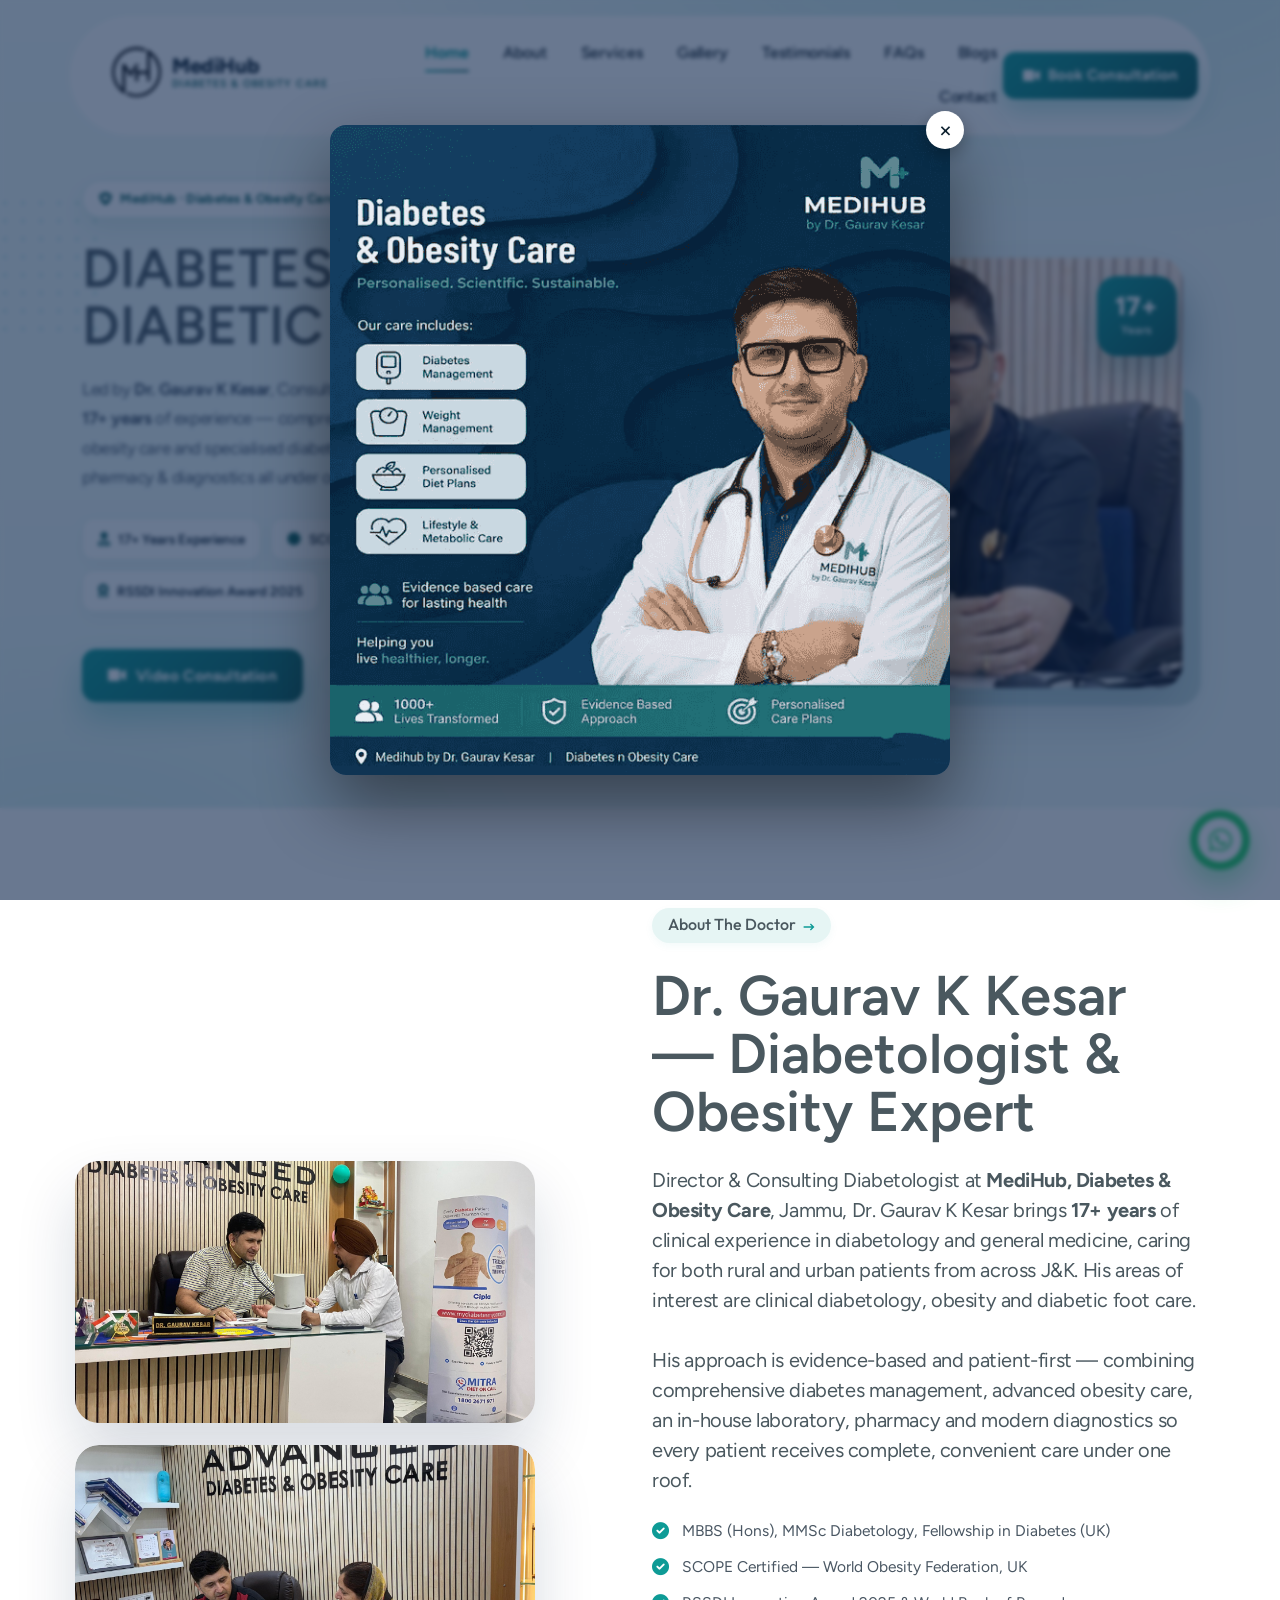
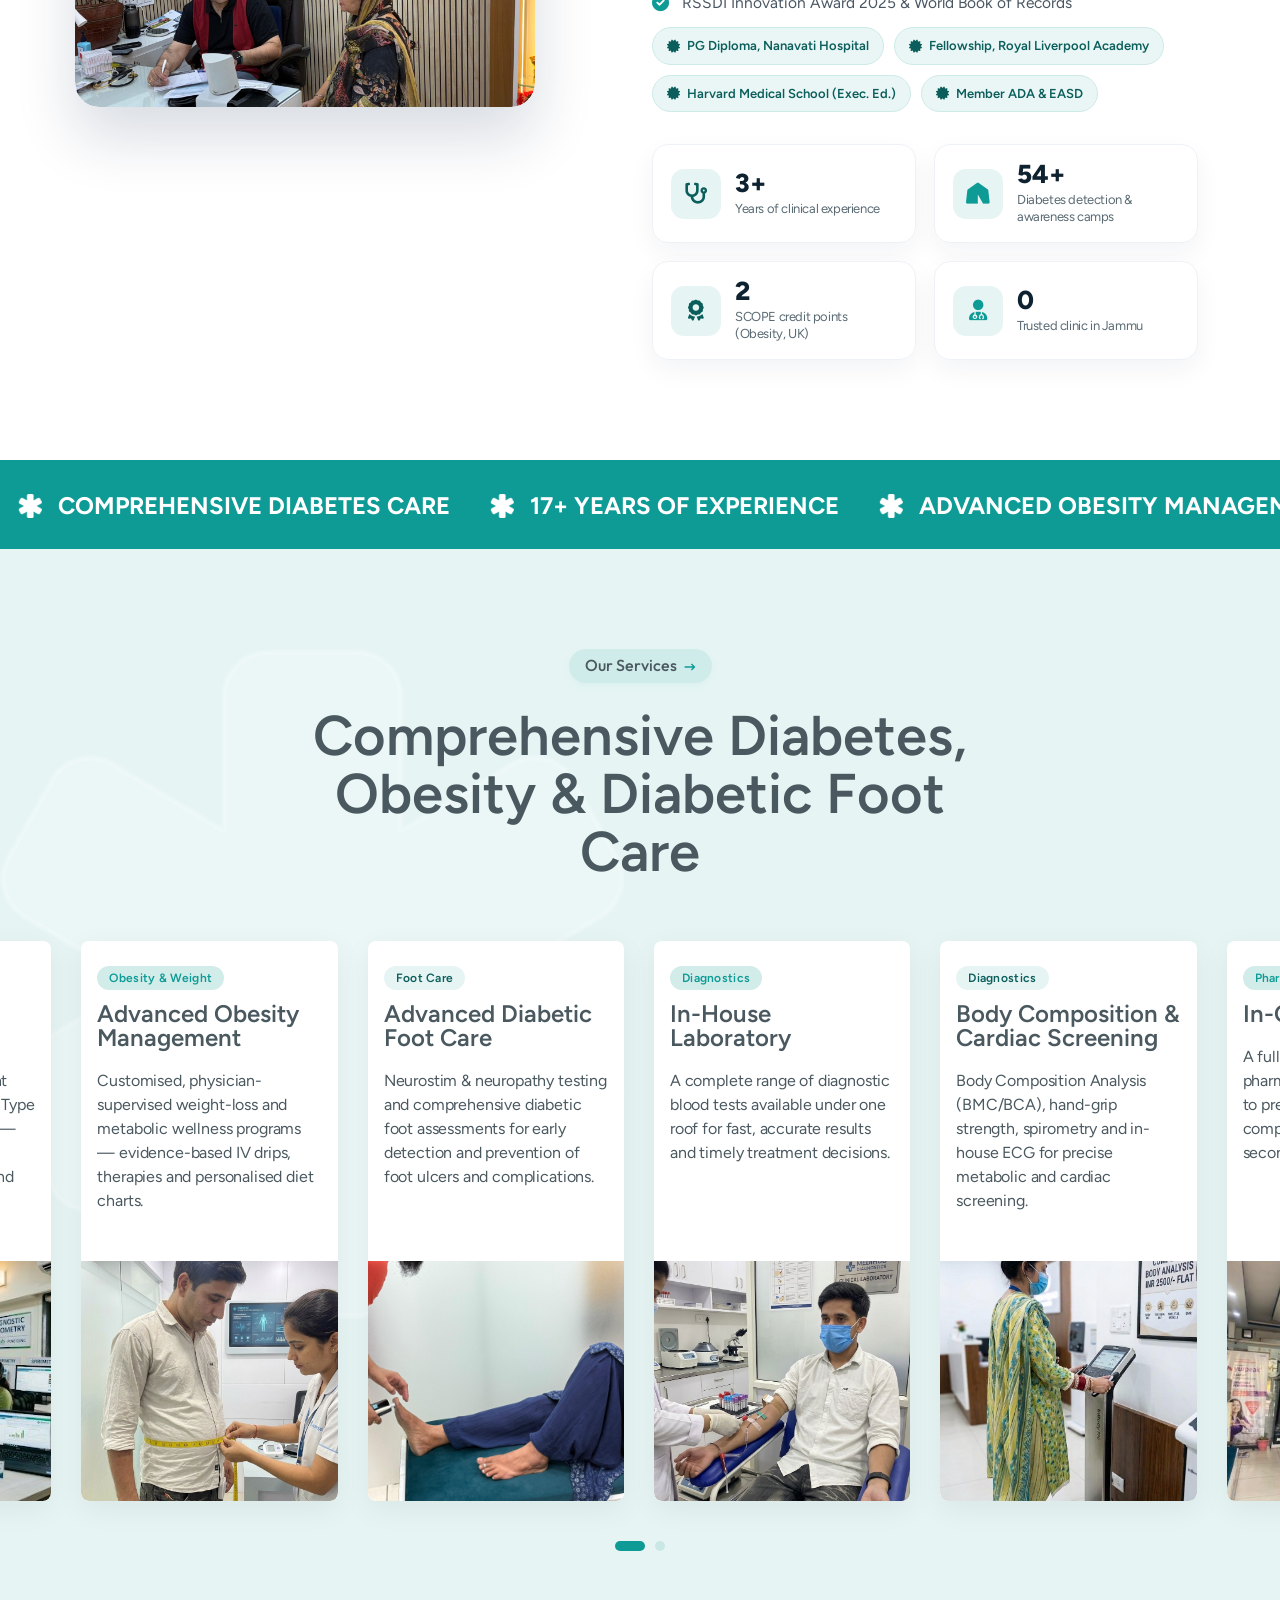
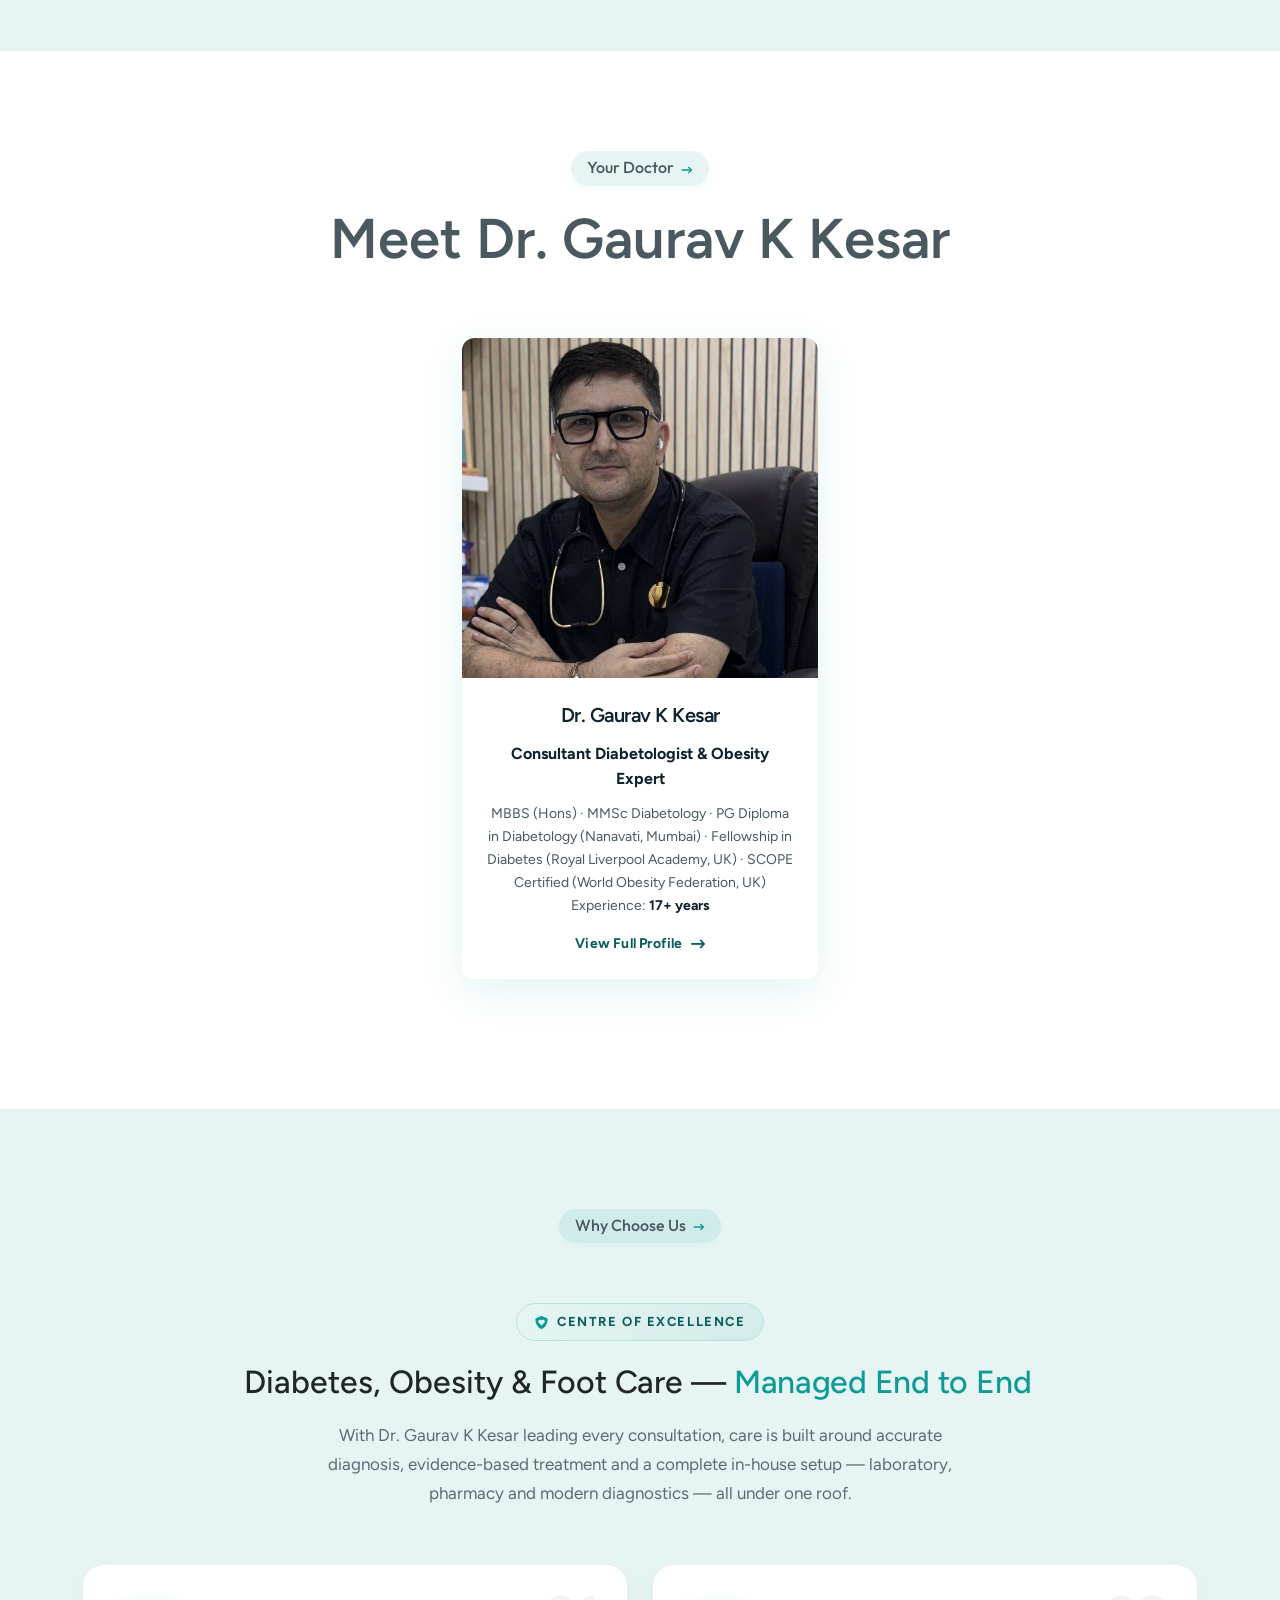
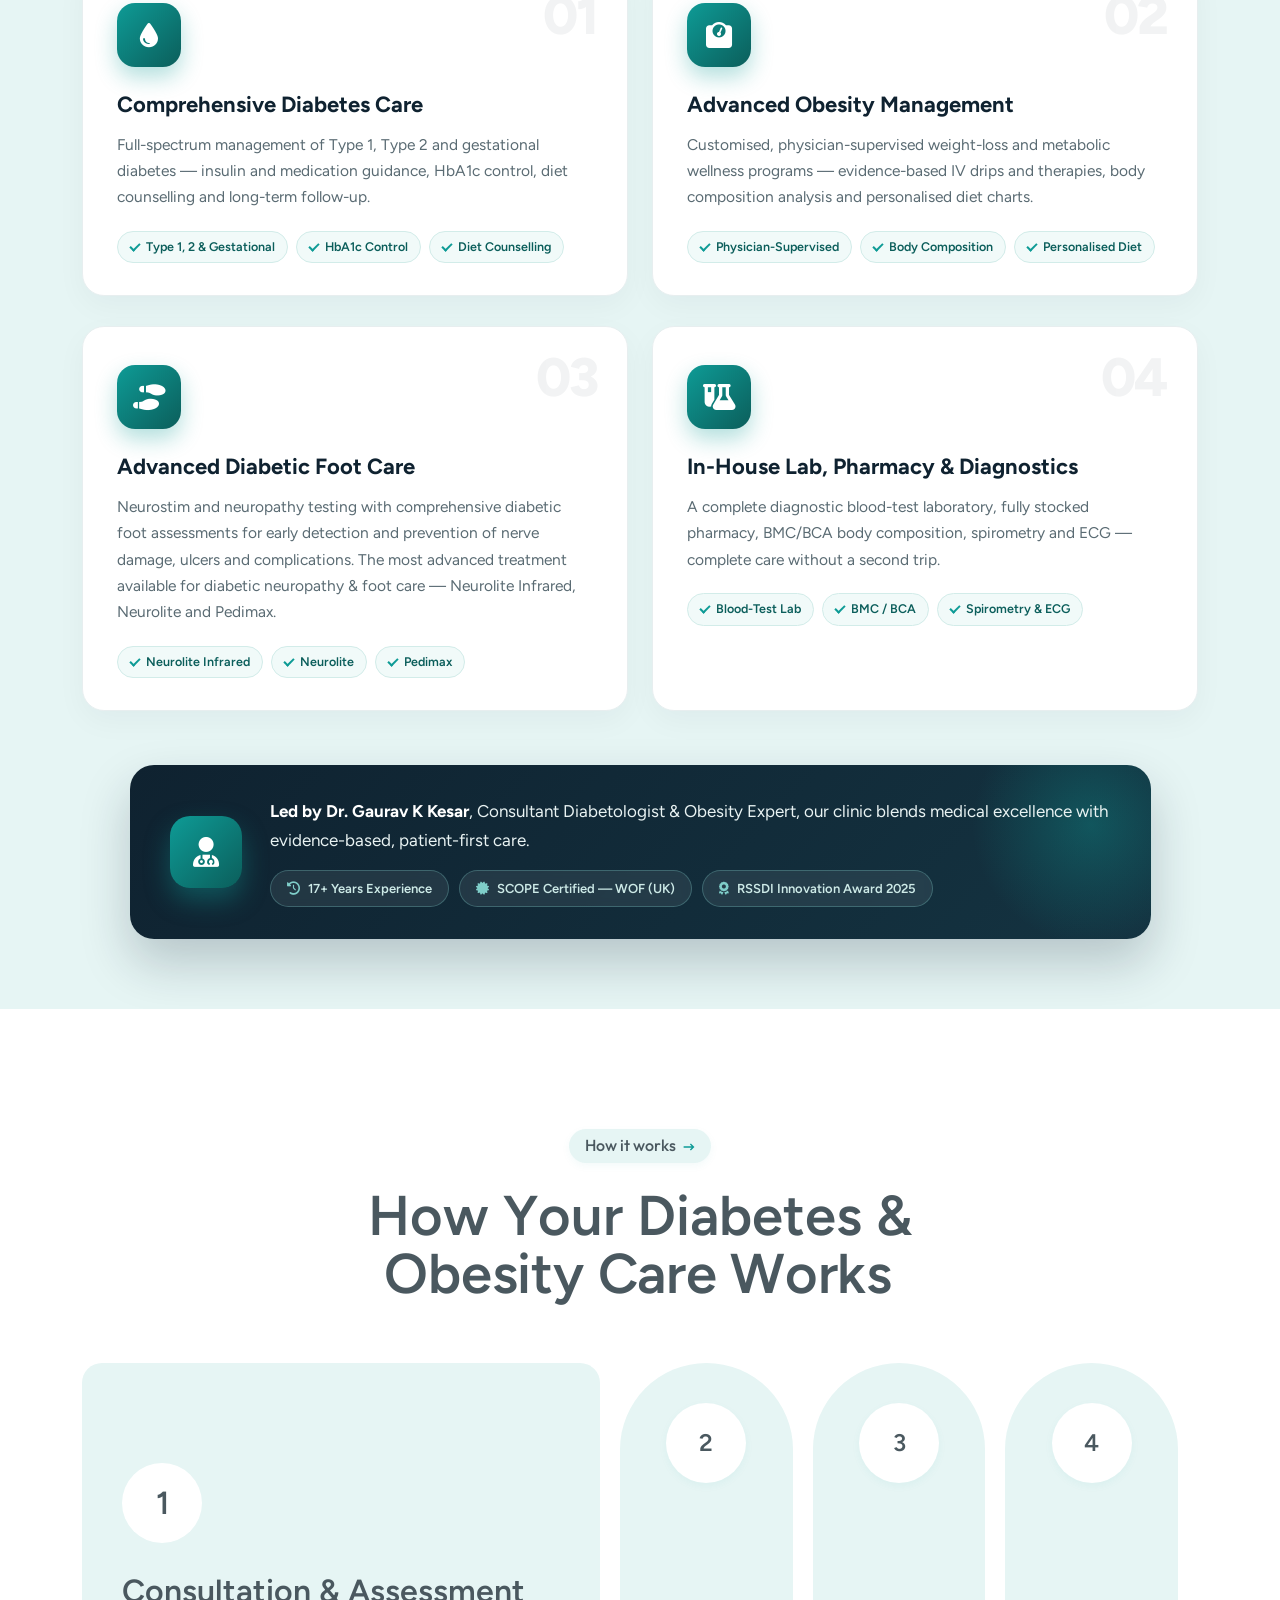
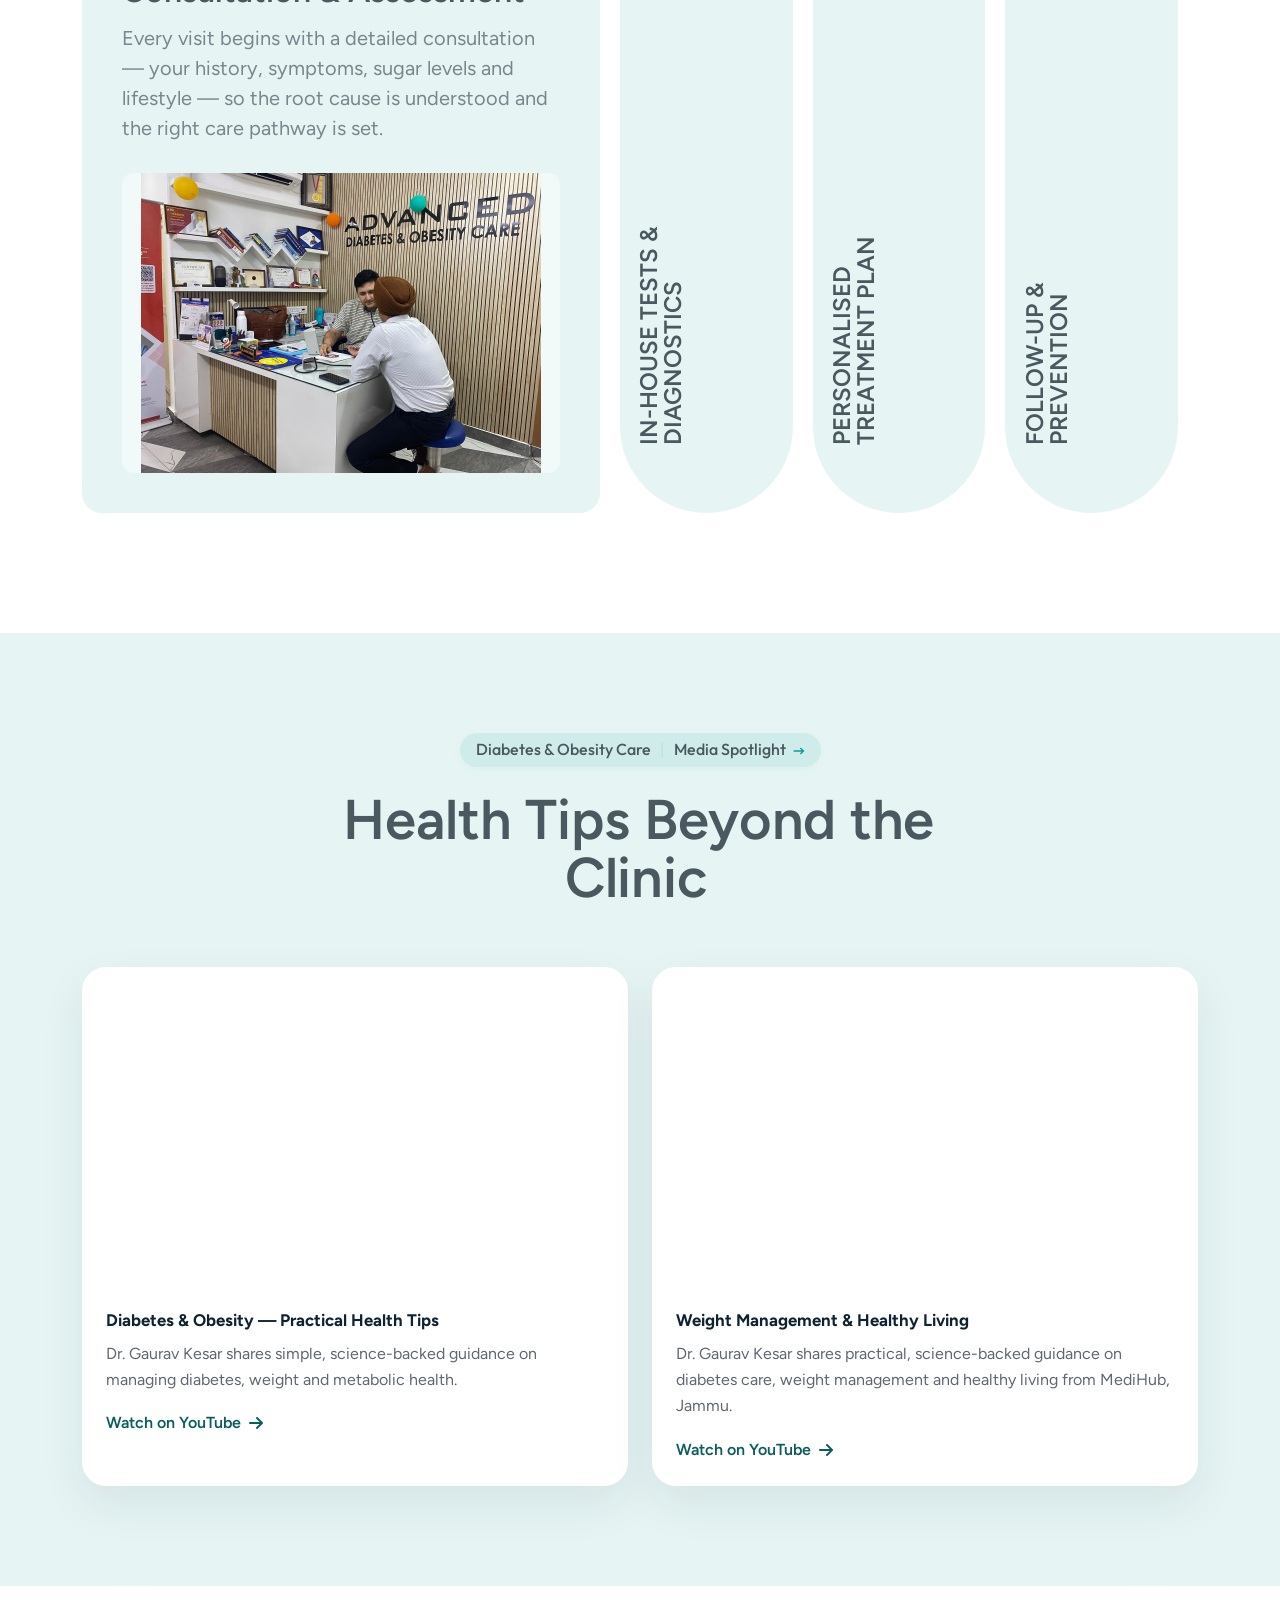
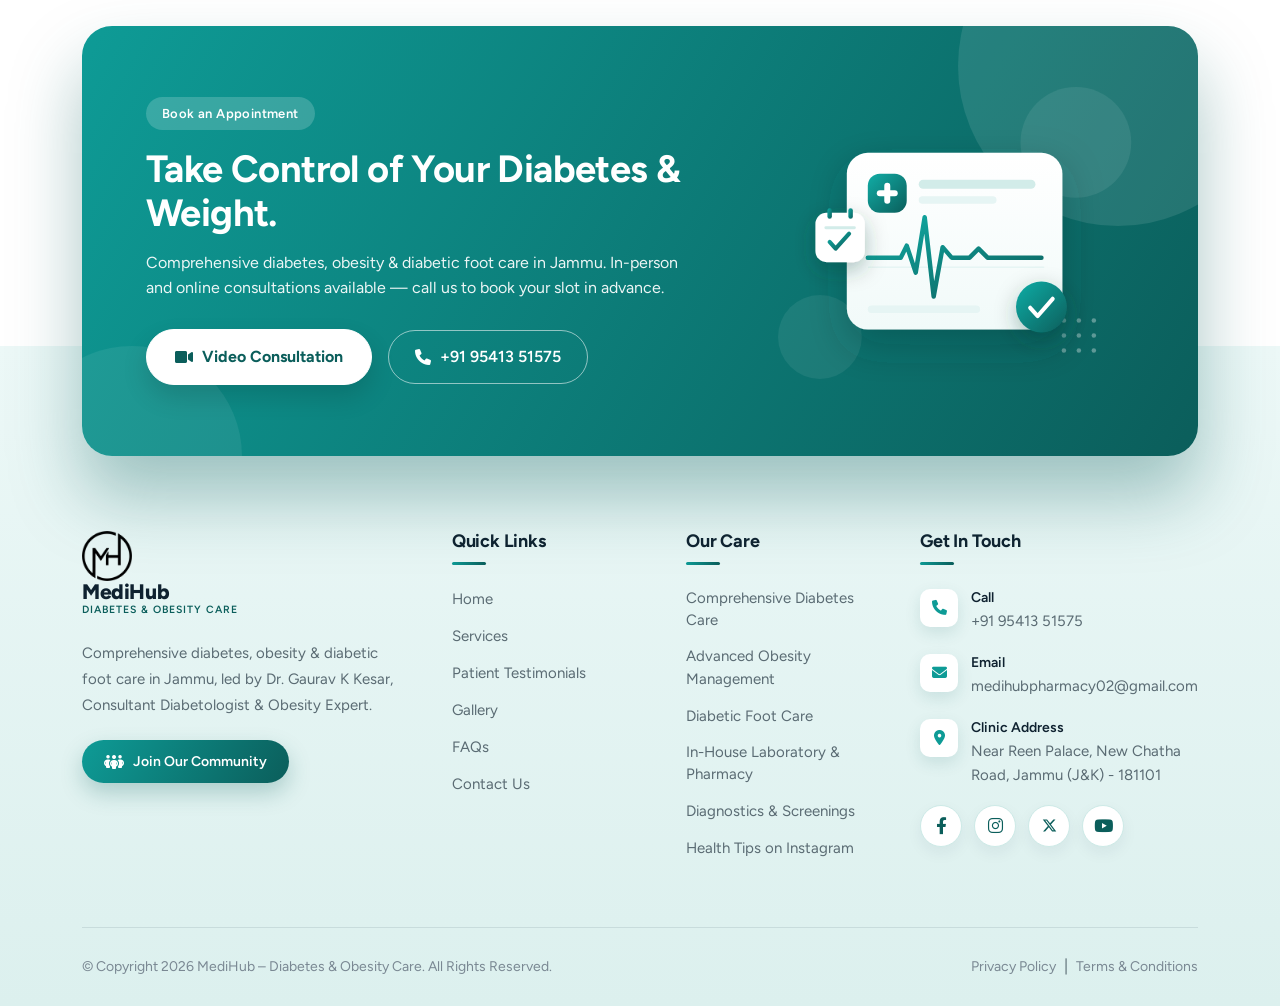
<file: index.html>
<!DOCTYPE html>
<html lang="en">

<head>
  <meta charset="UTF-8">
  <meta name="viewport" content="width=device-width, initial-scale=1.0">
  <title>Dr. Gaurav K Kesar | Diabetes, Obesity &amp; Diabetic Foot Care in Jammu — MediHub</title>
  <meta name="description"
    content="Dr. Gaurav K Kesar — Consultant Diabetologist &amp; Obesity Expert at MediHub, Jammu. 17+ years of experience in clinical diabetology, advanced obesity management and diabetic foot care. Call +91 95413 51575.">
  <meta property="og:title" content="Dr. Gaurav K Kesar | Diabetes &amp; Obesity Care — MediHub, Jammu">
  <meta property="og:description"
    content="Comprehensive diabetes care, advanced obesity management and diabetic foot care in Jammu.">
  <meta property="og:type" content="website">

  <!--=====FAB ICON=======-->
  <link rel="icon" type="image/x-icon" href="assets/img/logo/medihub/favicon.ico">
    <link rel="icon" type="image/png" href="assets/img/logo/medihub/medihub-favicon.png">
    <link rel="apple-touch-icon" href="assets/img/logo/medihub/medihub-favicon.png">

  <!--===== CSS LINK =======-->
  <link rel="stylesheet" href="assets/css/plugins/bootstrap.min.css">
  <link rel="stylesheet" href="assets/css/plugins/aos.css">
  <link rel="stylesheet" href="assets/css/plugins/fontawesome.css">
  <link rel="stylesheet" href="assets/css/plugins/magnific-popup.css">
  <link rel="stylesheet" href="assets/css/plugins/owlcarousel.min.css">
  <link rel="stylesheet" href="assets/css/plugins/sidebar.css">
  <link rel="stylesheet" href="assets/css/plugins/slick-slider.css">
  <link rel="stylesheet" href="assets/css/plugins/nice-select.css">
  <link rel="stylesheet" href="assets/css/plugins/swiper-bundle.css">
  <link rel="stylesheet" href="assets/css/main.css">
  <link rel="stylesheet" href="assets/css/custom.css">

  <!-- Small inline styles to handle responsive video embeds used in the videos section -->
  <style>
    .video-responsive {
      position: relative;
      padding-bottom: 56.25%;
      height: 0;
      overflow: hidden
    }

    .video-responsive iframe,
    .video-responsive video {
      position: absolute;
      top: 0;
      left: 0;
      width: 100%;
      height: 100%
    }

    .video-card h4 {
      margin-top: 12px;
      font-size: 1.05rem
    }

    .testimonial4-boxarea p {
      min-height: 80px
    }

    /* Meet Our Specialists — markup has no .team4-slider-area wrapper,
         so the template's team4 styles never apply. Re-scope to this layout. */
    .team4-section-area .row.justify-content-center {
      margin-top: 10px
    }

    .team4-section-area .col-lg-4 {
      display: flex;
      margin-bottom: 30px
    }

    .team4-section-area .team4-boxarea {
      position: relative;
      z-index: 1;
      width: 100%;
      max-width: 380px;
      margin-inline: auto;
      background: #fff;
      border-radius: 12px;
      overflow: hidden;
      box-shadow: 0 12px 40px rgba(14, 155, 150, .12);
      display: flex;
      flex-direction: column;
    }

    .team4-section-area .team4-boxarea .img1 {
      position: relative;
      z-index: 1;
      overflow: hidden;
      border-radius: 12px 12px 0 0;
      background: #f1faf9;
    }

    .team4-section-area .team4-boxarea .img1 .team-img10 {
      display: block;
      width: 100%;
      height: 340px;
      object-fit: cover;
      object-position: top center;
      transform: scale(1.06);
      transform-origin: top center;
    }

    .team4-section-area .team4-boxarea .img1 .elements13 {
      position: absolute;
      left: 10px;
      top: 15px;
      z-index: -1;
      width: 110px;
      height: auto;
      opacity: .6;
      pointer-events: none;
    }

    .team4-section-area .team4-boxarea .name-area {
      background: #fff;
      padding: 24px;
      text-align: center;
      flex: 1 1 auto;
    }

    .team4-section-area .team4-boxarea .name-area a {
      display: inline-block;
      color: #0f2230;
      font-size: 20px;
      font-weight: 600;
      letter-spacing: -.5px;
      line-height: 1.3;
      transition: color .3s;
    }

    .team4-section-area .team4-boxarea .name-area a:hover {
      color: #0e9b96
    }

    .team4-section-area .team4-boxarea .name-area p {
      margin: 0;
      font-size: 16px;
      line-height: 1.6;
      color: #4a585f;
    }

    .team4-section-area .team4-boxarea .name-area p strong {
      color: #0f2230
    }

    /* Service card specialist tags */
    .service4-boxarea .service-tag {
      display: inline-block;
      font-size: 12px;
      font-weight: 600;
      letter-spacing: .3px;
      padding: 5px 12px;
      border-radius: 30px;
      line-height: 1.2;
    }

    .service4-boxarea .service-tag.tag-child {
      background: #e6f5f4;
      color: #0b5e5b
    }

    .service4-boxarea .service-tag.tag-neuro {
      background: #d2ece9;
      color: #0e9b96
    }

    /* Equal-height service cards */
    .service4-section-area .service4-slider-area .service4-boxarea {
      display: flex;
      flex-direction: column;
      height: 100%;
      background: #fff;
      box-shadow: 0 8px 30px rgba(0, 0, 0, .06);
    }

    .service4-section-area .service4-slider-area .service4-boxarea .content-area {
      flex: 1 1 auto;
      min-height: 215px;
    }

    .service4-section-area .service4-slider-area .service4-boxarea .img1 {
      flex: 0 0 auto;
      height: 240px;
    }

    .service4-section-area .service4-slider-area .service4-boxarea .img1 img {
      height: 100%;
      width: 100%;
      object-fit: cover;
    }

    /* Make owl carousel items stretch to equal height */
    .service4-section-area .service4-slider-area.owl-carousel .owl-stage {
      display: flex
    }

    .service4-section-area .service4-slider-area.owl-carousel .owl-item {
      display: flex;
      height: auto
    }

    .service4-section-area .service4-slider-area.owl-carousel .owl-item>div {
      width: 100%
    }

    /* Clean, centered carousel pagination dots */
    .service4-section-area .service4-slider-area .owl-dots {
      text-align: center;
      margin-top: 40px;
      line-height: 0;
    }

    .service4-section-area .service4-slider-area .owl-dots::after {
      display: none
    }

    .service4-section-area .service4-slider-area .owl-dots button {
      height: 10px;
      width: 10px;
      border-radius: 50%;
      background: #c9e8e5;
      margin: 0 5px;
      top: 0;
      display: inline-block;
      vertical-align: middle;
      transition: all .3s ease;
    }

    .service4-section-area .service4-slider-area .owl-dots button.active {
      background: #0e9b96;
      width: 30px;
      border-radius: 10px;
    }

    /* Match the active "How it works" step colour to the others */
    .works4-section-area .cs_case_study_1_list .box4 {
      background: #e6f5f4 !important
    }
  </style>
  <!--=====  JS SCRIPT LINK =======-->
  <script src="assets/js/plugins/jquery-3-7-1.min.js"></script>

</head>

<body class="home-index">

  <!--===== PRELOADER STARTS =======-->
  <div class="cs_preloader">
    <div class="cs_preloader_in">
      <div class="cs_wave_first">
        <div class="mh-brand mh-brand--stack"><img loading="eager" decoding="async" src="assets/img/logo/medihub/medihub-mark.png" alt="MediHub" class="mh-brand__mark"><span class="mh-brand__name"><b>MediHub</b></span></div>

        <p style="text-align:center;font-size:14px;color:#0b5e5b;font-weight:600;letter-spacing:.2px;margin-top:14px;">by Dr. Gaurav K Kesar</p>

        <p style="text-align:center;font-size:18px;color:#4a585f;margin-top:10px;">
          Loading
          <span style="animation:dot 1.4s infinite; animation-delay:0s;">.</span>
          <span style="animation:dot 1.4s infinite; animation-delay:0.2s;">.</span>
          <span style="animation:dot 1.4s infinite; animation-delay:0.4s;">.</span>
        </p>
      </div>
    </div>
  </div>

  <style>
    @keyframes dot {
      0% {
        opacity: 0;
      }

      50% {
        opacity: 1;
      }

      100% {
        opacity: 0;
      }
    }
  </style>

  <!--===== PRELOADER ENDS =======-->

  <!--===== WELCOME POPUP STARTS =======-->
  <div class="mh-popup" id="mhWelcomePopup" role="dialog" aria-modal="true" aria-label="Welcome to MediHub" aria-hidden="true">
    <div class="mh-popup__overlay" data-mh-popup-close></div>
    <div class="mh-popup__box">
      <button class="mh-popup__close" type="button" aria-label="Close" data-mh-popup-close>&times;</button>
      <a href="contact.html" class="mh-popup__link">
        <img loading="lazy" decoding="async" src="assets/img/welcome-popup.png" alt="MediHub — Diabetes &amp; Obesity Care by Dr. Gaurav K Kesar">
      </a>
    </div>
  </div>
  <!--===== WELCOME POPUP ENDS =======-->

  <!--===== PROGRESS STARTS=======-->
    <!--===== WHATSAPP BOOKING FLOAT =======-->
  <a class="mh-wa-float" href="https://api.whatsapp.com/send/?phone=%2B919541351575&text=Hello%21+I+would+like+to+book+an+appointment.&type=phone_number&app_absent=0" target="_blank" rel="noopener" aria-label="Book an appointment on WhatsApp">
    <i class="fa-brands fa-whatsapp"></i>
    <span class="mh-wa-float__label">Book Appointment</span>
  </a>
  <!--===== PROGRESS ENDS=======-->

  <!--=====HEADER START=======-->
  <header class="homepage4-body">
    <div id="vl-header-sticky" class="vl-header-area vl-transparent-header">
      <div class="container">
        <div class="row align-items-center row-bg1">
            <div class="col-lg-3 col-6">
              <div class="vl-logo">
                <a href="index.html" class="mh-brand"><img loading="eager" decoding="async" src="assets/img/logo/medihub/medihub-mark.png" alt="MediHub" class="mh-brand__mark"><span class="mh-brand__name"><b>MediHub</b><span>Diabetes &amp; Obesity Care</span></span></a>
              </div>
            </div>
            <div class="col-lg-7 d-none d-lg-block">
              <div class="vl-main-menu mh-nav text-center">
                <nav class="vl-mobile-menu-active">
                  <ul>
                    <li class="active"><a href="index.html">Home</a></li>
                    <li><a href="doctor-Gaurav-kumar.html">About</a></li>
                    <li><a href="services.html">Services</a></li>
                    <li><a href="gallery.html">Gallery</a></li>
                    <li><a href="testimonial.html">Testimonials</a></li>
                    <li><a href="faq.html">FAQs</a></li>
                    <li><a href="https://gkesar.exlyapp.com/blog" target="_blank" rel="noopener">Blogs</a></li>
                    <li><a href="contact.html">Contact</a></li>
                  </ul>
                </nav>
              </div>
            </div>
            <div class="col-lg-2 col-6">
              <div class="mh-header-cta d-none d-lg-flex">
                <a href="https://gkesar.exlyapp.com/checkout/17e59426-9357-4dd4-834e-ffbd6f62610a" target="_blank" rel="noopener" class="mh-nav-btn">
                  <i class="fa-solid fa-video"></i> Book Consultation
                </a>
              </div>
              <div class="vl-header-action-item d-block d-lg-none text-end">
                <button type="button" class="vl-offcanvas-toggle">
                  <i class="fa-solid fa-bars-staggered"></i>
                </button>
              </div>
            </div>
          </div>
        </div>
    </div>
  </header>
  <!--=====HEADER END =======-->

  <!--===== MOBILE HEADER STARTS =======-->
  <div class="homepage4-body">
    <div class="vl-offcanvas">
      <div class="vl-offcanvas-wrapper">
        <div class="vl-offcanvas-header">
          <a href="index.html" class="vl-offcanvas-brand mh-brand"><img loading="eager" decoding="async" src="assets/img/logo/medihub/medihub-mark.png" alt="MediHub" class="mh-brand__mark"><span class="mh-brand__name"><b>MediHub</b><span>Diabetes &amp; Obesity Care</span></span></a>
          <button class="vl-offcanvas-close-toggle" aria-label="Close menu">
            <i class="fa-solid fa-xmark"></i>
          </button>
        </div>

        <div class="vl-offcanvas-menu d-lg-none">
          <nav></nav>
        </div>

        <div class="vl-offcanvas-cta">
          <a href="https://api.whatsapp.com/send/?phone=%2B919541351575&amp;text=Hello%21+I+would+like+to+book+an+appointment.&amp;type=phone_number&amp;app_absent=0"
            target="_blank" rel="noopener" class="moff-btn moff-btn--wa">
            <i class="fa-brands fa-whatsapp"></i> Book on WhatsApp
          </a>
          <a href="https://gkesar.exlyapp.com/checkout/17e59426-9357-4dd4-834e-ffbd6f62610a" target="_blank" rel="noopener" class="moff-btn moff-btn--video">
            <i class="fa-solid fa-video"></i> Video Consultation
          </a>
        </div>

        <div class="vl-offcanvas-contact">
          <a href="tel:+919541351575" class="moff-contact">
            <span class="moff-contact__ic"><i class="fa-solid fa-phone"></i></span>
            <span class="moff-contact__tx"><strong>Call us</strong>+91 95413 51575</span>
          </a>
          <a href="https://www.google.com/maps/place/Dr+Gaurav+Kumar+Kesar+Diabetologist+in+Karanbagh/@32.6719492,74.8334838,17z/data=!4m6!3m5!1s0x391e9bcaa68d5695:0x43d8a303984878a6!8m2!3d32.6719492!4d74.8334838"
            target="_blank" rel="noopener" class="moff-contact">
            <span class="moff-contact__ic"><i class="fa-solid fa-location-dot"></i></span>
            <span class="moff-contact__tx"><strong>Visit us</strong>Near Reen Palace, New Chatha Road, Jammu (J&K) - 181101</span>
          </a>
        </div>
        <div class="moff-social">
          <a href="https://www.facebook.com/profile.php?id=61580517194959" target="_blank" rel="noopener" aria-label="Facebook"><i class="fa-brands fa-facebook-f"></i></a>
          <a href="https://www.instagram.com/dr_gauravkesar?utm_source=qr" target="_blank" rel="noopener" aria-label="Instagram"><i class="fa-brands fa-instagram"></i></a>
          <a href="https://x.com/DrGauravkesar" target="_blank" rel="noopener" aria-label="X (Twitter)"><svg class="mh-x-icon" viewBox="0 0 24 24" width="1em" height="1em" fill="currentColor" aria-hidden="true"><path d="M18.244 2.25h3.308l-7.227 8.26 8.502 11.24H16.17l-5.214-6.817L4.99 21.75H1.68l7.73-8.835L1.254 2.25H8.08l4.713 6.231zm-1.161 17.52h1.833L7.084 4.126H5.117z"/></svg></a>
          <a href="https://www.youtube.com/@diabetes_obesity_care" target="_blank" rel="noopener" aria-label="YouTube"><i class="fa-brands fa-youtube"></i></a>
        </div>
        <!-- <div class="space20"></div>
        <div class="vl-offcanvas-social">
            <h3 class="vl-offcanvas-sm-title">Follow Us</h3>
            <div class="space20"></div> -->
        <!-- <a href="https://www.facebook.com/people/Kidney-Care-Hospital-and-Research-Center/100068045023616/"><i class="fab fa-facebook-f"></i></a>
            <a href="https://www.instagram.com/kidneyhospitaludaipur/"><i class="fab fa-instagram"></i></a> -->
      </div>
    </div>
  </div>
  <div class="vl-offcanvas-overlay"></div>
  </div>
  <!--===== MOBILE HEADER ENDS =======-->

  <!--===== HERO AREA STARTS =======-->
  <div class="hero4-section-area"
    style="background-image: url(assets/img/all-images/bg/bg3.avif); background-position: center; background-repeat: no-repeat; background-size: cover;">
    <div class="container">
      <div class="row align-items-center">
        <div class="col-lg-7">
          <div class="hero-header heading4">
            <span class="cnsc-hero-eyebrow" data-aos="fade-up" data-aos-duration="450">
              <i class="fa-solid fa-shield-heart"></i> MediHub &middot; Diabetes &amp; Obesity Care, Jammu
            </span>
            <h1 class="cnsc-hero-title" data-aos="fade-up" data-aos-duration="500">
              DIABETES, OBESITY &amp; <span class="accent">DIABETIC FOOT CARE</span>
            </h1>
            <p class="cnsc-hero-sub" data-aos="fade-up" data-aos-duration="550">
              Led by <strong>Dr. Gaurav K Kesar</strong>, Consultant Diabetologist &amp; Obesity Expert with
              <strong>17+ years</strong> of experience &mdash; comprehensive diabetes management, advanced
              obesity care and specialised diabetic foot care, with an in-house lab, pharmacy &amp; diagnostics
              all under one roof in Jammu.
            </p>

            <ul class="cnsc-hero-trust" data-aos="fade-up" data-aos-duration="560">
              <li><i class="fa-solid fa-user-doctor"></i> 17+ Years Experience</li>
              <li><i class="fa-solid fa-certificate"></i> SCOPE Certified (UK)</li>
              <li><i class="fa-solid fa-award"></i> RSSDI Innovation Award 2025</li>
            </ul>

            <div class="cnsc-hero-cta" data-aos="fade-up" data-aos-duration="600">
              <a href="https://gkesar.exlyapp.com/checkout/17e59426-9357-4dd4-834e-ffbd6f62610a"
                target="_blank" rel="noopener" class="cnsc-cta-btn cnsc-cta-btn--primary">
                <i class="fa-solid fa-video"></i> Video Consultation
              </a>
              <a href="tel:+919541351575" class="cnsc-hero-call">
                <span class="cnsc-hero-call__ic"><i class="fa-solid fa-phone-volume"></i></span>
                <span class="cnsc-hero-call__tx">
                  <small>Call to book appointment</small>
                  <strong>+91 95413 51575</strong>
                </span>
              </a>
            </div>
          </div>
        </div>
        <div class="col-lg-5">
          <div class="hero4-images-area cnsc-hero-visual">
            <div class="bg-area cnsc-hero-deco">
              <img loading="lazy" decoding="async" src="assets/img/all-images/gaurav/dr-gaurav-portrait2.jpg"
                alt="Dr. Gaurav K Kesar — Consultant Diabetologist &amp; Obesity Expert, MediHub Jammu"
                class="cnsc-hero-photo" />
              <div class="cnsc-hero-badge" data-aos="zoom-in" data-aos-duration="500" data-aos-delay="320">
                <strong>17+</strong><span>Years</span>
              </div>
            </div>
          </div>
        </div>
      </div>
    </div>
  </div>
  <!--===== HERO AREA ENDS =======-->

  <!--===== ABOUT AREA STARTS =======-->
  <div class="about4-section-area sp1">
    <div class="container">
      <div class="row align-items-center">
        <div class="col-lg-6">
          <div class="about-images-area cnsc-about-img cnsc-about-img--stack">
            <div class="img1">
              <img loading="lazy" decoding="async" src="assets/img/all-images/gaurav/consultation-desk.jpg"
                alt="Dr. Gaurav K Kesar consulting a patient at MediHub Diabetes &amp; Obesity Care, Jammu">
            </div>
            <div class="cnsc-about-img__second" data-aos="fade-up" data-aos-duration="450">
              <img loading="lazy" decoding="async" src="assets/img/all-images/gaurav/consultation.jpg"
                alt="Dr. Gaurav K Kesar reviewing reports with a patient at MediHub Diabetes &amp; Obesity Care, Jammu">
            </div>
          </div>
        </div>
        <div class="col-lg-6">
          <div class="about4-heading heading4">
            <h5 class="vl-section-subtitle" data-aos="fade-left" data-aos-duration="450">About The Doctor <svg
                xmlns="http://www.w3.org/2000/svg" width="13" height="8" viewBox="0 0 13 8" fill="none">
                <path d="M0.667969 4.00033H11.049M8.00137 7.33366L11.3346 4.00033L8.0013 0.666992" stroke="#0e9b96"
                  stroke-width="1.5" />
              </svg></h5>
            <div class="space24"></div>
            <h2 class="vl-section-title text-anime-style-3">Dr. Gaurav K Kesar &mdash; Diabetologist &amp; Obesity Expert</h2>
            <div class="space24"></div>
            <p data-aos="fade-left" data-aos-duration="450">
              Director &amp; Consulting Diabetologist at <strong>MediHub, Diabetes &amp; Obesity Care</strong>, Jammu,
              Dr. Gaurav K Kesar brings <strong>17+ years</strong> of clinical experience in diabetology and general
              medicine, caring for both rural and urban patients from across J&amp;K. His areas of interest are
              clinical diabetology, obesity and diabetic foot care.
              <br><br>
              His approach is evidence-based and patient-first &mdash; combining comprehensive diabetes management,
              advanced obesity care, an in-house laboratory, pharmacy and modern diagnostics so every patient
              receives complete, convenient care under one roof.
            </p>
            <ul class="cnsc-about-features" data-aos="fade-left" data-aos-duration="450">
              <li><i class="fa-solid fa-circle-check"></i> MBBS (Hons), MMSc Diabetology, Fellowship in Diabetes (UK)</li>
              <li><i class="fa-solid fa-circle-check"></i> SCOPE Certified &mdash; World Obesity Federation, UK</li>
              <li><i class="fa-solid fa-circle-check"></i> RSSDI Innovation Award 2025 &amp; World Book of Records</li>
            </ul>
            <div class="mh-creds" data-aos="fade-left" data-aos-duration="450">
              <span class="mh-cred"><i class="fa-solid fa-certificate"></i> PG Diploma, Nanavati Hospital</span>
              <span class="mh-cred"><i class="fa-solid fa-certificate"></i> Fellowship, Royal Liverpool Academy</span>
              <span class="mh-cred"><i class="fa-solid fa-certificate"></i> Harvard Medical School (Exec. Ed.)</span>
              <span class="mh-cred"><i class="fa-solid fa-certificate"></i> Member ADA &amp; EASD</span>
            </div>

            <div class="cnsc-facts">
              <div class="cnsc-fact" data-aos="fade-up" data-aos-duration="450" data-aos-delay="0">
                <div class="cnsc-fact__ic is-blue"><i class="fa-solid fa-stethoscope"></i></div>
                <div>
                  <h3><span class="counter">17</span>+</h3>
                  <p>Years of clinical experience</p>
                </div>
              </div>
              <div class="cnsc-fact" data-aos="fade-up" data-aos-duration="450" data-aos-delay="60">
                <div class="cnsc-fact__ic is-pink"><i class="fa-solid fa-tent"></i></div>
                <div>
                  <h3><span class="counter">300</span>+</h3>
                  <p>Diabetes detection &amp; awareness camps</p>
                </div>
              </div>
              <div class="cnsc-fact" data-aos="fade-up" data-aos-duration="450" data-aos-delay="120">
                <div class="cnsc-fact__ic is-blue"><i class="fa-solid fa-award"></i></div>
                <div>
                  <h3><span class="counter">12</span></h3>
                  <p>SCOPE credit points (Obesity, UK)</p>
                </div>
              </div>
              <div class="cnsc-fact" data-aos="fade-up" data-aos-duration="450" data-aos-delay="180">
                <div class="cnsc-fact__ic is-pink"><i class="fa-solid fa-user-doctor"></i></div>
                <div>
                  <h3><span class="counter">1</span></h3>
                  <p>Trusted clinic in Jammu</p>
                </div>
              </div>
            </div>
          </div>
        </div>
      </div>
    </div>
  </div>
  <!--===== ABOUT AREA ENDS =======-->
  <div class="slider4-section-area">
    <div class="marquee-wrap">
      <div class="marquee-text">

        <div class="brand-single-box">
          <h3><img loading="lazy" decoding="async" src="assets/img/elements/elements1.png" alt=""> Comprehensive Diabetes Care</h3>
        </div>
        <div class="brand-single-box">
          <h3><img loading="lazy" decoding="async" src="assets/img/elements/elements1.png" alt=""> 17+ Years of Experience</h3>
        </div>
        <div class="brand-single-box">
          <h3><img loading="lazy" decoding="async" src="assets/img/elements/elements1.png" alt=""> Advanced Obesity Management</h3>
        </div>
        <div class="brand-single-box">
          <h3><img loading="lazy" decoding="async" src="assets/img/elements/elements1.png" alt=""> Diabetic Foot Care</h3>
        </div>
        <div class="brand-single-box">
          <h3><img loading="lazy" decoding="async" src="assets/img/elements/elements1.png" alt=""> In-House Laboratory</h3>
        </div>
        <div class="brand-single-box">
          <h3><img loading="lazy" decoding="async" src="assets/img/elements/elements1.png" alt=""> SCOPE Certified Obesity Care</h3>
        </div>
        <div class="brand-single-box">
          <h3><img loading="lazy" decoding="async" src="assets/img/elements/elements1.png" alt=""> Evidence-Based Treatment</h3>
        </div>
        <div class="brand-single-box">
          <h3><img loading="lazy" decoding="async" src="assets/img/elements/elements1.png" alt=""> Personalised Diet Plans</h3>
        </div>
        <div class="brand-single-box">
          <h3><img loading="lazy" decoding="async" src="assets/img/elements/elements1.png" alt=""> Body Composition Analysis</h3>
        </div>
        <div class="brand-single-box">
          <h3><img loading="lazy" decoding="async" src="assets/img/elements/elements1.png" alt=""> ECG &amp; Diagnostics</h3>
        </div>
        <div class="brand-single-box">
          <h3><img loading="lazy" decoding="async" src="assets/img/elements/elements1.png" alt=""> Comprehensive Diabetes Care</h3>
        </div>
        <div class="brand-single-box">
          <h3><img loading="lazy" decoding="async" src="assets/img/elements/elements1.png" alt=""> Insulin &amp; Medication Guidance</h3>
        </div>
        <div class="brand-single-box">
          <h3><img loading="lazy" decoding="async" src="assets/img/elements/elements1.png" alt=""> Metabolic Wellness</h3>
        </div>
        <div class="brand-single-box">
          <h3><img loading="lazy" decoding="async" src="assets/img/elements/elements1.png" alt=""> In-Clinic Pharmacy</h3>
        </div>
        <div class="brand-single-box">
          <h3><img loading="lazy" decoding="async" src="assets/img/elements/elements1.png" alt=""> Diabetic Foot Care</h3>
        </div>

      </div>
    </div>
  </div>
  <!--===== SERVICE AREA STARTS =======-->
  <div class="service4-section-area sp1">
    <img loading="lazy" decoding="async" src="assets/img/elements/elements12.png" alt="" class="elements12 keyframe5">
    <div class="container">
      <div class="row">
        <div class="col-lg-8 m-auto">
          <div class="heading4 text-center space-margin60">
            <h5 class="vl-section-subtitle">
              Our Services
              <svg xmlns="http://www.w3.org/2000/svg" width="13" height="8" viewBox="0 0 13 8" fill="none">
                <path d="M0.667969 4.00033H11.049M8.00137 7.33366L11.3346 4.00033L8.0013 0.666992" stroke="#0e9b96"
                  stroke-width="1.5" />
              </svg>
            </h5>
            <div class="space24"></div>
            <h2 class="vl-section-title text-anime-style-3">
              Comprehensive Diabetes, Obesity & Diabetic Foot Care
            </h2>
          </div>
        </div>
      </div>

      <div class="row">
        <div class="col-lg-12">
          <div class="service4-slider-area owl-carousel">

            <div class="service4-boxarea">
              <div class="content-area">
                <span class="service-tag tag-child">Diabetes Care</span>
                <div class="space12"></div>
                <a class="title">Comprehensive Diabetes Care</a>
                <div class="space16"></div>
                <p>Full-spectrum management and counselling for Type 1, Type 2 and gestational diabetes &mdash; insulin and medication guidance, HbA1c control and long-term follow-up.</p>
                <div class="space24"></div>
              </div>
              <div class="img1 image-anime">
                <img loading="lazy" decoding="async" src="assets/img/all-images/gaurav/diabetes-clinic.jpg" alt="Comprehensive diabetes care at MediHub">
              </div>
            </div>

            <div class="service4-boxarea">
              <div class="content-area">
                <span class="service-tag tag-neuro">Obesity &amp; Weight</span>
                <div class="space12"></div>
                <a class="title">Advanced Obesity Management</a>
                <div class="space16"></div>
                <p>Customised, physician-supervised weight-loss and metabolic wellness programs &mdash; evidence-based IV drips, therapies and personalised diet charts.</p>
                <div class="space24"></div>
              </div>
              <div class="img1 image-anime">
                <img loading="lazy" decoding="async" src="assets/img/all-images/gaurav/waist-measurement.jpg" alt="Advanced obesity and weight management">
              </div>
            </div>

            <div class="service4-boxarea">
              <div class="content-area">
                <span class="service-tag tag-child">Foot Care</span>
                <div class="space12"></div>
                <a class="title">Advanced Diabetic Foot Care</a>
                <div class="space16"></div>
                <p>Neurostim &amp; neuropathy testing and comprehensive diabetic foot assessments for early detection and prevention of foot ulcers and complications.</p>
                <div class="space24"></div>
              </div>
              <div class="img1 image-anime">
                <img loading="lazy" decoding="async" src="assets/img/all-images/gaurav/neuropathy-foot-test.jpg" alt="Diabetic foot care and neuropathy screening">
              </div>
            </div>

            <div class="service4-boxarea">
              <div class="content-area">
                <span class="service-tag tag-neuro">Diagnostics</span>
                <div class="space12"></div>
                <a class="title">In-House Laboratory</a>
                <div class="space16"></div>
                <p>A complete range of diagnostic blood tests available under one roof for fast, accurate results and timely treatment decisions.</p>
                <div class="space24"></div>
              </div>
              <div class="img1 image-anime">
                <img loading="lazy" decoding="async" src="assets/img/all-images/gaurav/blood-test-lab.jpg" alt="In-house diagnostic laboratory">
              </div>
            </div>

            <div class="service4-boxarea">
              <div class="content-area">
                <span class="service-tag tag-child">Diagnostics</span>
                <div class="space12"></div>
                <a class="title">Body Composition &amp; Cardiac Screening</a>
                <div class="space16"></div>
                <p>Body Composition Analysis (BMC/BCA), hand-grip strength, spirometry and in-house ECG for precise metabolic and cardiac screening.</p>
                <div class="space24"></div>
              </div>
              <div class="img1 image-anime">
                <img loading="lazy" decoding="async" src="assets/img/all-images/gaurav/body-composition-analysis.jpg" alt="Body composition analysis and screening">
              </div>
            </div>

            <div class="service4-boxarea">
              <div class="content-area">
                <span class="service-tag tag-neuro">Pharmacy</span>
                <div class="space12"></div>
                <a class="title">In-Clinic Pharmacy</a>
                <div class="space16"></div>
                <p>A fully stocked in-clinic pharmacy for immediate access to prescribed medications &mdash; complete care without a second trip.</p>
                <div class="space24"></div>
              </div>
              <div class="img1 image-anime">
                <img loading="lazy" decoding="async" src="assets/img/all-images/gaurav/pharmacy.jpg" alt="Fully stocked in-clinic pharmacy">
              </div>
            </div>

          </div>
        </div>
      </div>
    </div>
  </div>
  <!--===== SERVICE AREA ENDS =======-->

  <!--===== TEAM AREA STARTS =======-->
  <div class="team4-section-area sp1">
    <div class="container">
      <div class="row">
        <div class="col-lg-8 m-auto">
          <div class="heading4 text-center space-margin60">
            <h5 class="vl-section-subtitle">Your Doctor <svg xmlns="http://www.w3.org/2000/svg" width="13" height="8"
                viewBox="0 0 13 8" fill="none">
                <path d="M0.667969 4.00033H11.049M8.00137 7.33366L11.3346 4.00033L8.0013 0.666992" stroke="#0e9b96"
                  stroke-width="1.5" />
              </svg></h5>
            <div class="space24"></div>
            <h2 class="vl-section-title text-anime-style-3" style="white-space:nowrap;">Meet Dr. Gaurav K Kesar</h2>
          </div>
        </div>
      </div>
      <div class="row justify-content-center">
        <div class="col-lg-4 col-md-6" data-aos="fade-up" data-aos-duration="450">
          <a href="doctor-Gaurav-kumar.html" class="team4-boxarea mh-team-link" style="margin-inline:auto;">
            <div class="img1">
              <img loading="lazy" decoding="async" src="assets/img/all-images/gaurav/dr-gaurav-portrait.jpg" alt="Dr. Gaurav K Kesar"
                class="team-img10">
              <img loading="lazy" decoding="async" src="assets/img/elements/elements15.png" alt="" class="elements13 keyframe5">
            </div>
            <div class="name-area">
              <span class="mh-team-name">Dr. Gaurav K Kesar</span>
              <div class="space12"></div>
              <p><strong>Consultant Diabetologist &amp; Obesity Expert</strong></p>
              <p class="mh-quals">MBBS (Hons) &middot; MMSc Diabetology &middot; PG Diploma in Diabetology
                (Nanavati, Mumbai) &middot; Fellowship in Diabetes (Royal Liverpool Academy, UK) &middot;
                SCOPE Certified (World Obesity Federation, UK)<br>Experience: <strong>17+ years</strong></p>
              <span class="mh-team-cta">View Full Profile <i class="fa-solid fa-arrow-right-long"></i></span>
            </div>
          </a>
        </div>
      </div>
    </div>
  </div>
  <!--===== TEAM AREA ENDS =======-->


  <!--===== SERVICE AREA STARTS =======-->
  <div class="service-benefites-section-area sp2">
    <div class="container">

      <!-- Why Choose Us Heading -->
      <div class="row">
        <div class="col-lg-6 m-auto">
          <div class="heading4 text-center space-margin60">
            <h5 class="vl-section-subtitle">
              Why Choose Us
              <svg xmlns="http://www.w3.org/2000/svg" width="13" height="8" viewBox="0 0 13 8" fill="none">
                <path d="M0.667969 4.00033H11.049M8.00137 7.33366L11.3346 4.00033L8.0013 0.666992" stroke="#0e9b96"
                  stroke-width="1.5" />
              </svg>
            </h5>
          </div>
        </div>
      </div>

      <!-- Centre of Excellence Intro -->
      <div class="row">
        <div class="col-lg-9 m-auto">
          <div class="mh-coe-head text-center" data-aos="fade-up" data-aos-duration="500">
            <span class="mh-coe-eyebrow"><i class="fa-solid fa-shield-heart"></i> Centre of Excellence</span>
            <h2 class="vl-section-title text-anime-style-3">
              Diabetes, Obesity &amp; Foot Care — <span class="mh-coe-accent">Managed End to End</span>
            </h2>
            <p class="mh-coe-lead">
              With Dr. Gaurav K Kesar leading every consultation, care is built around accurate diagnosis,
              evidence-based treatment and a complete in-house setup — laboratory, pharmacy and modern
              diagnostics — all under one roof.
            </p>
          </div>
        </div>
      </div>

      <!-- Services -->
      <div class="row mh-coe-grid">

        <!-- Comprehensive Diabetes Care -->
        <div class="col-lg-6 col-md-6" data-aos="fade-up" data-aos-duration="500" data-aos-delay="0">
          <article class="mh-coe-card">
            <span class="mh-coe-card__num">01</span>
            <div class="mh-coe-card__icon"><i class="fa-solid fa-droplet"></i></div>
            <h3 class="mh-coe-card__title">Comprehensive Diabetes Care</h3>
            <p class="mh-coe-card__text">
              Full-spectrum management of Type 1, Type 2 and gestational diabetes — insulin and
              medication guidance, HbA1c control, diet counselling and long-term follow-up.
            </p>
            <ul class="mh-coe-card__tags">
              <li>Type 1, 2 &amp; Gestational</li>
              <li>HbA1c Control</li>
              <li>Diet Counselling</li>
            </ul>
          </article>
        </div>

        <!-- Advanced Obesity Management -->
        <div class="col-lg-6 col-md-6" data-aos="fade-up" data-aos-duration="500" data-aos-delay="80">
          <article class="mh-coe-card">
            <span class="mh-coe-card__num">02</span>
            <div class="mh-coe-card__icon"><i class="fa-solid fa-weight-scale"></i></div>
            <h3 class="mh-coe-card__title">Advanced Obesity Management</h3>
            <p class="mh-coe-card__text">
              Customised, physician-supervised weight-loss and metabolic wellness programs — evidence-based
              IV drips and therapies, body composition analysis and personalised diet charts.
            </p>
            <ul class="mh-coe-card__tags">
              <li>Physician-Supervised</li>
              <li>Body Composition</li>
              <li>Personalised Diet</li>
            </ul>
          </article>
        </div>

        <!-- Diabetic Foot Care -->
        <div class="col-lg-6 col-md-6" data-aos="fade-up" data-aos-duration="500" data-aos-delay="0">
          <article class="mh-coe-card">
            <span class="mh-coe-card__num">03</span>
            <div class="mh-coe-card__icon"><i class="fa-solid fa-shoe-prints"></i></div>
            <h3 class="mh-coe-card__title">Advanced Diabetic Foot Care</h3>
            <p class="mh-coe-card__text">
              Neurostim and neuropathy testing with comprehensive diabetic foot assessments for
              early detection and prevention of nerve damage, ulcers and complications. The most
              advanced treatment available for diabetic neuropathy &amp; foot care — Neurolite
              Infrared, Neurolite and Pedimax.
            </p>
            <ul class="mh-coe-card__tags">
              <li>Neurolite Infrared</li>
              <li>Neurolite</li>
              <li>Pedimax</li>
            </ul>
          </article>
        </div>

        <!-- Lab, Pharmacy & Diagnostics -->
        <div class="col-lg-6 col-md-6" data-aos="fade-up" data-aos-duration="500" data-aos-delay="80">
          <article class="mh-coe-card">
            <span class="mh-coe-card__num">04</span>
            <div class="mh-coe-card__icon"><i class="fa-solid fa-flask-vial"></i></div>
            <h3 class="mh-coe-card__title">In-House Lab, Pharmacy &amp; Diagnostics</h3>
            <p class="mh-coe-card__text">
              A complete diagnostic blood-test laboratory, fully stocked pharmacy, BMC/BCA body
              composition, spirometry and ECG — complete care without a second trip.
            </p>
            <ul class="mh-coe-card__tags">
              <li>Blood-Test Lab</li>
              <li>BMC / BCA</li>
              <li>Spirometry &amp; ECG</li>
            </ul>
          </article>
        </div>

      </div>

      <!-- Leadership -->
      <div class="row">
        <div class="col-lg-11 m-auto">
          <div class="mh-coe-banner" data-aos="fade-up" data-aos-duration="500">
            <div class="mh-coe-banner__icon"><i class="fa-solid fa-user-doctor"></i></div>
            <div class="mh-coe-banner__body">
              <p>
                <strong>Led by Dr. Gaurav K Kesar</strong>, Consultant Diabetologist &amp; Obesity Expert,
                our clinic blends medical excellence with evidence-based, patient-first care.
              </p>
              <div class="mh-coe-banner__pills">
                <span><i class="fa-solid fa-clock-rotate-left"></i> 17+ Years Experience</span>
                <span><i class="fa-solid fa-certificate"></i> SCOPE Certified — WOF (UK)</span>
                <span><i class="fa-solid fa-award"></i> RSSDI Innovation Award 2025</span>
              </div>
            </div>
          </div>
        </div>
      </div>

    </div>
  </div>
  <!--===== SERVICE AREA ENDS =======-->


  <!--===== WORKS AREA STARTS =======-->
  <div class="works4-section-area sp6">
    <div class="container">
      <div class="row">
        <div class="col-lg-8 m-auto">
          <div class="heading4 text-center space-margin60">
            <h5 class="vl-section-subtitle">
              How it works
              <svg xmlns="http://www.w3.org/2000/svg" width="13" height="8" viewBox="0 0 13 8" fill="none">
                <path d="M0.667969 4.00033H11.049M8.00137 7.33366L11.3346 4.00033L8.0013 0.666992" stroke="#0e9b96"
                  stroke-width="1.5" />
              </svg>
            </h5>
            <div class="space24"></div>
            <h2 class="vl-section-title text-anime-style-3">
              How Your Diabetes & Obesity Care Works
            </h2>
          </div>
        </div>
      </div>

      <div class="row">
        <div class="col-lg-12" data-aos="zoom-out" data-aos-duration="450">
          <div class="cs_case_study_1_list">

            <div class="cs_case_study cs_style_1 cs_hover_active active" data-aos="fade-up" data-aos-duration="450">
              <a class="cs_case_study_thumb cs_bg_filed"
                data-src="assets/img/all-images/gaurav/consultation.jpg"></a>
              <div class="content-area1">
                <div class="arrow"><a href="#">1</a></div>
                <div class="text"><a href="#">Consultation & Assessment</a></div>
              </div>
              <div class="content-area">
                <div class="arrow2"><a href="#">1</a></div>
                <div class="space32"></div>
                <a class="head">Consultation & Assessment</a>
                <div class="space16"></div>
                <p>
                  Every visit begins with a detailed consultation — your history, symptoms, sugar levels and lifestyle — so the root cause is understood and the right care pathway is set.
                </p>
                <div class="space30"></div>
                <div class="img1">
                  <img loading="lazy" decoding="async" src="assets/img/all-images/gaurav/clinic-reception.jpg" alt="Consultation & Assessment">
                </div>
              </div>
            </div>

            <div class="cs_case_study cs_style_1 box2 cs_hover_active" data-aos="fade-up" data-aos-duration="450">
              <a class="cs_case_study_thumb cs_case_study_thumb2 cs_bg_filed"
                data-src="assets/img/all-images/gaurav/blood-test-lab.jpg"></a>
              <div class="content-area1">
                <div class="arrow"><a href="#">2</a></div>
                <div class="text"><a href="#">In-House Tests & Diagnostics</a></div>
              </div>
              <div class="content-area">
                <div class="arrow2"><a href="#">2</a></div>
                <div class="space32"></div>
                <a class="head">In-House Tests & Diagnostics</a>
                <div class="space16"></div>
                <p>
                  On-site blood tests, HbA1c, body composition analysis (BMC/BCA), neuropathy screening, spirometry and ECG give an accurate, complete picture in a single visit.
                </p>
                <div class="space30"></div>
                <div class="img1">
                  <img loading="lazy" decoding="async" src="assets/img/all-images/gaurav/ecg-monitoring.jpg" alt="In-House Tests & Diagnostics">
                </div>
              </div>
            </div>

            <div class="cs_case_study cs_style_1 box4 cs_hover_active" data-aos="fade-up" data-aos-duration="450">
              <a class="cs_case_study_thumb cs_case_study_thumb4 cs_bg_filed"
                data-src="assets/img/all-images/gaurav/consultation-desk.jpg"></a>
              <div class="content-area1">
                <div class="arrow"><a href="#">3</a></div>
                <div class="text"><a href="#">Personalised Treatment Plan</a></div>
              </div>
              <div class="content-area">
                <div class="arrow2"><a href="#">3</a></div>
                <div class="space32"></div>
                <a class="head">Personalised Treatment Plan</a>
                <div class="space16"></div>
                <p>
                  Dr. Gaurav K Kesar designs an evidence-based plan — medication, insulin, IV therapies, diet charts and weight-management — explained clearly and tailored to you.
                </p>
                <div class="space30"></div>
                <div class="img1">
                  <img loading="lazy" decoding="async" src="assets/img/all-images/gaurav/consultation.jpg" alt="Personalised Treatment Plan">
                </div>
              </div>
            </div>

            <div class="cs_case_study cs_style_1 box5 cs_hover_active" data-aos="fade-up" data-aos-duration="450">
              <a class="cs_case_study_thumb cs_case_study_thumb5 cs_bg_filed"
                data-src="assets/img/all-images/gaurav/weight-check.jpg"></a>
              <div class="content-area1">
                <div class="arrow"><a href="#">4</a></div>
                <div class="text"><a href="#">Follow-up & Prevention</a></div>
              </div>
              <div class="content-area">
                <div class="arrow2"><a href="#">4</a></div>
                <div class="space32"></div>
                <a class="head">Follow-up & Prevention</a>
                <div class="space16"></div>
                <p>
                  Regular review of sugar control, weight and foot health — with the in-house pharmacy and diagnostics — ensures lasting wellness, not just short-term treatment.
                </p>
                <div class="space30"></div>
                <div class="img1">
                  <img loading="lazy" decoding="async" src="assets/img/all-images/gaurav/camp-patients1.jpg" alt="Follow-up & Prevention">
                </div>
              </div>
            </div>

          </div>
        </div>
      </div>

    </div>
  </div>
  <!--===== WORKS AREA ENDS =======-->



  <!--===== MEDIA SPOTLIGHT AREA STARTS =======-->
  <div class="media-spotlight-section-area sp1" style="background:#e6f5f4;">
    <div class="container">
      <div class="row">
        <div class="col-lg-7 m-auto">
          <div class="heading4 text-center space-margin60">
            <h5 class="vl-section-subtitle">
              Diabetes &amp; Obesity Care <span> | </span> Media Spotlight
              <svg xmlns="http://www.w3.org/2000/svg" width="13" height="8" viewBox="0 0 13 8" fill="none">
                <path d="M0.667969 4.00033H11.049M8.00137 7.33366L11.3346 4.00033L8.0013 0.666992" stroke="#0e9b96" stroke-width="1.5" />
              </svg>
            </h5>
            <div class="space24"></div>
            <h2 class="vl-section-title text-anime-style-3">Health Tips Beyond the Clinic</h2>
          </div>
        </div>
      </div>

      <div class="row g-4 justify-content-center">
        <div class="col-lg-6" data-aos="fade-up" data-aos-duration="900">
          <div class="video-card">
            <div class="video-responsive">
              <iframe src="https://www.youtube.com/embed/Y-0TDyKsdi4" title="Dr. Gaurav Kesar — diabetes &amp; obesity health tips" frameborder="0" allow="accelerometer; autoplay; clipboard-write; encrypted-media; gyroscope; picture-in-picture; web-share" referrerpolicy="strict-origin-when-cross-origin" allowfullscreen></iframe>
            </div>
            <div class="video-content">
              <h4>Diabetes &amp; Obesity — Practical Health Tips</h4>
              <p>Dr. Gaurav Kesar shares simple, science-backed guidance on managing diabetes, weight and metabolic health.</p>
              <a class="video-link" href="https://www.youtube.com/@diabetes_obesity_care" target="_blank" rel="noopener noreferrer">Watch on YouTube <i class="fa-solid fa-arrow-right"></i></a>
            </div>
          </div>
        </div>

        <div class="col-lg-6" data-aos="fade-up" data-aos-duration="1100">
          <div class="video-card">
            <div class="video-responsive">
              <iframe src="https://www.youtube.com/embed/Bd_g_YNwlBk" title="Dr. Gaurav Kesar — diabetes, weight management &amp; healthy living" frameborder="0" allow="accelerometer; autoplay; clipboard-write; encrypted-media; gyroscope; picture-in-picture; web-share" referrerpolicy="strict-origin-when-cross-origin" allowfullscreen></iframe>
            </div>
            <div class="video-content">
              <h4>Weight Management &amp; Healthy Living</h4>
              <p>Dr. Gaurav Kesar shares practical, science-backed guidance on diabetes care, weight management and healthy living from MediHub, Jammu.</p>
              <a class="video-link" href="https://www.youtube.com/watch?v=Bd_g_YNwlBk" target="_blank" rel="noopener noreferrer">Watch on YouTube <i class="fa-solid fa-arrow-right"></i></a>
            </div>
          </div>
        </div>
      </div>
    </div>
  </div>
  <!--===== MEDIA SPOTLIGHT AREA ENDS =======-->

  <!--===== BLOG AREA STARTS =======-->
  <!-- <div class="vl-blog-4-area sp2">
    <div class="container">
       <div class="row">
          <div class="col-lg-5 m-auto">
             <div class="vl-blog-1-section-box heading4 text-center space-margin60">
                <h5 class="vl-section-subtitle">Pediatric & Neonatal Care<span> | </span>Our Blogs <svg xmlns="http://www.w3.org/2000/svg" width="13" height="8" viewBox="0 0 13 8" fill="none">
                    <path d="M0.667969 4.00033H11.049M8.00137 7.33366L11.3346 4.00033L8.0013 0.666992" stroke="#0e9b96" stroke-width="1.5"/>
                  </svg>
                </h5>
                <div class="space24"></div>
                <h2 class="vl-section-title text-anime-style-3">From Our Blog</h2>
             </div>
          </div>
       </div>
       <div class="row">
        <div class="col-lg-4  col-md-6" data-aos="fade-left" data-aos-duration="450">
          <div class="vl-blog-1-item">
             <div class="vl-blog-1-thumb image-anime">
                <img loading="lazy" decoding="async" src="assets/img/all-images/blog/Kidney-Care-Banner.png.webp" alt="">
             </div>
             <div class="vl-blog-1-content">
              <div class="vl-blog-meta">
                 <ul>
                  <li>
                    <a href="#">Articles</a>
                </li>
                 </ul>
              </div>
              <div class="space16"></div>
              <h4 class="vl-blog-1-title"><a href="https://www.instagram.com/dr_gauravkesar?utm_source=qr"> Understanding Urinary Tract Infections (UTIs)</a></h4>
              <div class="space28"></div>
              <div class="vl-blog-1-icon">
                <a href="https://www.instagram.com/dr_gauravkesar?utm_source=qr" class="learnmore">Learn More<svg xmlns="http://www.w3.org/2000/svg" width="16" height="16" viewBox="0 0 16 16" fill="none">
                    <path fill-rule="evenodd" clip-rule="evenodd" d="M7.99992 0.833496C4.04188 0.833496 0.833252 4.04212 0.833252 8.00016C0.833252 11.9582 4.04188 15.1668 7.99992 15.1668C11.958 15.1668 15.1666 11.9582 15.1666 8.00016C15.1666 4.04212 11.958 0.833496 7.99992 0.833496ZM7.33325 5.3335C7.06359 5.3335 6.82052 5.49592 6.71732 5.74504C6.61415 5.99416 6.67119 6.2809 6.86185 6.47157L7.72379 7.3335L5.52851 9.52876C5.26817 9.7891 5.26817 10.2112 5.52851 10.4716C5.78887 10.7319 6.21097 10.7319 6.47133 10.4716L8.66659 8.2763L9.52852 9.13823C9.71919 9.3289 10.0059 9.38596 10.2551 9.28276C10.5042 9.17956 10.6666 8.9365 10.6666 8.66683V6.00016C10.6666 5.63198 10.3681 5.3335 9.99992 5.3335H7.33325Z" fill="#0e9b96"/>
                  </svg></a>
             </div>
           </div>
          </div>
       </div>
  
       <div class="col-lg-4  col-md-6" data-aos="fade-left" data-aos-duration="450">
        <div class="vl-blog-1-item">
           <div class="vl-blog-1-thumb image-anime">
              <img loading="lazy" decoding="async" src="assets/img/all-images/blog/Dialysis.webp" alt="">
           </div>
           <div class="vl-blog-1-content">
            <div class="vl-blog-meta">
               <ul>
                <li>
                  <a href="#">Articles</a>
              </li>
               </ul>
            </div>
            <div class="space16"></div>
            <h4 class="vl-blog-1-title"><a href="https://www.instagram.com/dr_gauravkesar?utm_source=qr">Dialysis</a></h4>
            <div class="space28"></div>
            <div class="vl-blog-1-icon">
              <a href="https://www.instagram.com/dr_gauravkesar?utm_source=qr" class="learnmore">Learn More<svg xmlns="http://www.w3.org/2000/svg" width="16" height="16" viewBox="0 0 16 16" fill="none">
                  <path fill-rule="evenodd" clip-rule="evenodd" d="M7.99992 0.833496C4.04188 0.833496 0.833252 4.04212 0.833252 8.00016C0.833252 11.9582 4.04188 15.1668 7.99992 15.1668C11.958 15.1668 15.1666 11.9582 15.1666 8.00016C15.1666 4.04212 11.958 0.833496 7.99992 0.833496ZM7.33325 5.3335C7.06359 5.3335 6.82052 5.49592 6.71732 5.74504C6.61415 5.99416 6.67119 6.2809 6.86185 6.47157L7.72379 7.3335L5.52851 9.52876C5.26817 9.7891 5.26817 10.2112 5.52851 10.4716C5.78887 10.7319 6.21097 10.7319 6.47133 10.4716L8.66659 8.2763L9.52852 9.13823C9.71919 9.3289 10.0059 9.38596 10.2551 9.28276C10.5042 9.17956 10.6666 8.9365 10.6666 8.66683V6.00016C10.6666 5.63198 10.3681 5.3335 9.99992 5.3335H7.33325Z" fill="#0e9b96"/>
                </svg></a>
           </div>
         </div>
        </div>
     </div>
     <div class="col-lg-4  col-md-6" data-aos="fade-left" data-aos-duration="450">
        <div class="vl-blog-1-item">
           <div class="vl-blog-1-thumb image-anime">
              <img loading="lazy" decoding="async" src="assets/img/all-images/blog/Chronic-Renal-Stones.webp" alt="">
           </div>
           <div class="vl-blog-1-content">
            <div class="vl-blog-meta">
               <ul>
                <li>
                  <a href="#">Articles</a>
              </li>
               </ul>
            </div>
            <div class="space16"></div>
            <h4 class="vl-blog-1-title"><a href="https://www.instagram.com/dr_gauravkesar?utm_source=qr">How is kidney function measured?</a></h4>
            <div class="space28"></div>
            <div class="vl-blog-1-icon">
              <a href="https://www.instagram.com/dr_gauravkesar?utm_source=qr" class="learnmore">Learn More<svg xmlns="http://www.w3.org/2000/svg" width="16" height="16" viewBox="0 0 16 16" fill="none">
                  <path fill-rule="evenodd" clip-rule="evenodd" d="M7.99992 0.833496C4.04188 0.833496 0.833252 4.04212 0.833252 8.00016C0.833252 11.9582 4.04188 15.1668 7.99992 15.1668C11.958 15.1668 15.1666 11.9582 15.1666 8.00016C15.1666 4.04212 11.958 0.833496 7.99992 0.833496ZM7.33325 5.3335C7.06359 5.3335 6.82052 5.49592 6.71732 5.74504C6.61415 5.99416 6.67119 6.2809 6.86185 6.47157L7.72379 7.3335L5.52851 9.52876C5.26817 9.7891 5.26817 10.2112 5.52851 10.4716C5.78887 10.7319 6.21097 10.7319 6.47133 10.4716L8.66659 8.2763L9.52852 9.13823C9.71919 9.3289 10.0059 9.38596 10.2551 9.28276C10.5042 9.17956 10.6666 8.9365 10.6666 8.66683V6.00016C10.6666 5.63198 10.3681 5.3335 9.99992 5.3335H7.33325Z" fill="#0e9b96"/>
                </svg></a>
           </div>
         </div>
        </div>
     </div>
       </div>
    </div>
  </div>
  ===== BLOG AREA ENDS ======= -->

  <!--===== CTA AREA STARTS =======-->
  <section class="cnsc-cta">
    <div class="container">
      <div class="cnsc-cta__panel">
        <div class="cnsc-cta__content">
          <span class="cnsc-cta__eyebrow">Book an Appointment</span>
          <h2>Take Control of Your Diabetes &amp; Weight.</h2>
          <p>Comprehensive diabetes, obesity &amp; diabetic foot care in Jammu. In-person and online
            consultations available &mdash; call us to book your slot in advance.</p>
          <div class="cnsc-cta__actions">
            <a class="cnsc-cta__btn-video"
              href="https://gkesar.exlyapp.com/checkout/17e59426-9357-4dd4-834e-ffbd6f62610a" target="_blank"
              rel="noopener"><i class="fa-solid fa-video"></i> Video Consultation</a>
            <a class="cnsc-cta__btn-ghost" href="tel:+919541351575"><i class="fa-solid fa-phone"></i> +91 95413 51575</a>
          </div>
        </div>
        <div class="cnsc-cta__media">
          <svg class="cnsc-cta__svg" viewBox="0 0 480 420" fill="none" xmlns="http://www.w3.org/2000/svg" role="img" aria-label="Book your diabetes and weight-care appointment at MediHub">
            <defs>
              <linearGradient id="ctaCard" x1="0" y1="0" x2="0" y2="1">
                <stop offset="0" stop-color="#ffffff"/>
                <stop offset="1" stop-color="#f1faf9"/>
              </linearGradient>
              <linearGradient id="ctaTeal" x1="0" y1="0" x2="1" y2="1">
                <stop offset="0" stop-color="#11ada6"/>
                <stop offset="1" stop-color="#0b5e5b"/>
              </linearGradient>
              <filter id="ctaShadow" x="-30%" y="-30%" width="160%" height="160%">
                <feDropShadow dx="0" dy="20" stdDeviation="26" flood-color="#053b39" flood-opacity="0.30"/>
              </filter>
              <filter id="ctaShadowSm" x="-60%" y="-60%" width="220%" height="220%">
                <feDropShadow dx="0" dy="10" stdDeviation="14" flood-color="#053b39" flood-opacity="0.32"/>
              </filter>
            </defs>

            <!-- soft decorative rings on the teal panel -->
            <circle cx="402" cy="78" r="74" fill="#ffffff" opacity="0.08"/>
            <circle cx="60" cy="338" r="56" fill="#ffffff" opacity="0.07"/>
            <!-- dotted accent -->
            <g fill="#ffffff" opacity="0.34">
              <circle cx="386" cy="316" r="3"/><circle cx="406" cy="316" r="3"/><circle cx="426" cy="316" r="3"/>
              <circle cx="386" cy="336" r="3"/><circle cx="406" cy="336" r="3"/><circle cx="426" cy="336" r="3"/>
              <circle cx="386" cy="356" r="3"/><circle cx="406" cy="356" r="3"/><circle cx="426" cy="356" r="3"/>
            </g>

            <!-- main health card -->
            <g filter="url(#ctaShadow)">
              <rect x="96" y="92" width="288" height="236" rx="28" fill="url(#ctaCard)"/>
            </g>

            <!-- header: medical-cross badge + title bars -->
            <rect x="124" y="120" width="52" height="52" rx="16" fill="url(#ctaTeal)"/>
            <rect x="146" y="132" width="8" height="28" rx="4" fill="#ffffff"/>
            <rect x="136" y="142" width="28" height="8" rx="4" fill="#ffffff"/>
            <rect x="192" y="128" width="156" height="12" rx="6" fill="#d2ece9"/>
            <rect x="192" y="150" width="104" height="10" rx="5" fill="#e6f5f4"/>

            <!-- ECG / heartbeat line -->
            <rect x="124" y="244" width="236" height="2" rx="1" fill="#e6f5f4"/>
            <polyline points="124,232 156,232 168,232 176,216 188,252 200,178 212,284 224,218 236,232 260,232 272,220 284,232 356,232"
              fill="none" stroke="url(#ctaTeal)" stroke-width="6" stroke-linecap="round" stroke-linejoin="round"/>

            <!-- caption bars -->
            <rect x="124" y="296" width="150" height="10" rx="5" fill="#e6f5f4"/>

            <!-- floating calendar (book a date) -->
            <g filter="url(#ctaShadowSm)">
              <rect x="54" y="172" width="66" height="66" rx="15" fill="#ffffff"/>
            </g>
            <rect x="70" y="166" width="6" height="14" rx="3" fill="url(#ctaTeal)"/>
            <rect x="98" y="166" width="6" height="14" rx="3" fill="url(#ctaTeal)"/>
            <rect x="66" y="190" width="42" height="4" rx="2" fill="#d2ece9"/>
            <path d="M73 211 l8 9 l18 -20" fill="none" stroke="url(#ctaTeal)" stroke-width="5.5" stroke-linecap="round" stroke-linejoin="round"/>

            <!-- floating confirmation badge -->
            <g filter="url(#ctaShadowSm)">
              <circle cx="356" cy="298" r="34" fill="url(#ctaTeal)"/>
            </g>
            <path d="M341 299 l10 11 l20 -23" fill="none" stroke="#ffffff" stroke-width="5.5" stroke-linecap="round" stroke-linejoin="round"/>
          </svg>
        </div>
      </div>
    </div>
  </section>
  <!--===== CTA AREA ENDS =======-->

  <!--===== FOOTER AREA STARTS =======-->
  <footer class="cnsc-footer">
    <div class="container">

      <!-- COLUMNS -->
      <div class="cnsc-footer__grid">

        <!-- Brand -->
        <div class="cnsc-footer__brand">
          <a href="index.html" class="mh-brand cnsc-footer__logo"><img loading="eager" decoding="async" src="assets/img/logo/medihub/medihub-mark.png" alt="MediHub" class="mh-brand__mark"><span class="mh-brand__name"><b>MediHub</b><span>Diabetes &amp; Obesity Care</span></span></a>
          <p>Comprehensive diabetes, obesity &amp; diabetic foot care in Jammu,
            led by Dr. Gaurav K Kesar, Consultant Diabetologist &amp; Obesity Expert.</p>
          <a class="cnsc-footer__join" href="https://gkesar.exlyapp.com/checkout/5d903660-720f-4704-bcb5-bd7d083753ff"
            target="_blank" rel="noopener">
            <i class="fa-solid fa-people-group"></i> Join Our Community
          </a>
        </div>

        <!-- Quick Links -->
        <div class="cnsc-footer__col">
          <h4>Quick Links</h4>
          <ul>
            <li><a href="index.html">Home</a></li>
            <li><a href="services.html">Services</a></li>
            <li><a href="testimonial.html">Patient Testimonials</a></li>
            <li><a href="gallery.html">Gallery</a></li>
            <li><a href="faq.html">FAQs</a></li>
            <li><a href="contact.html">Contact Us</a></li>
          </ul>
        </div>

        <!-- Our Care -->
        <div class="cnsc-footer__col">
          <h4>Our Care</h4>
          <ul>
            <li><a href="services.html">Comprehensive Diabetes Care</a></li>
            <li><a href="services.html">Advanced Obesity Management</a></li>
            <li><a href="services.html">Diabetic Foot Care</a></li>
            <li><a href="services.html">In-House Laboratory &amp; Pharmacy</a></li>
            <li><a href="services.html">Diagnostics &amp; Screenings</a></li>
            <li><a href="https://www.instagram.com/dr_gauravkesar?utm_source=qr" target="_blank" rel="noopener">Health Tips on
                Instagram</a></li>
          </ul>
        </div>

        <!-- Contact -->
        <div class="cnsc-footer__col cnsc-footer__contact">
          <h4>Get In Touch</h4>
          <ul>
            <li>
              <span class="ci-ic"><i class="fa-solid fa-phone"></i></span>
              <span class="ci-tx"><strong>Call</strong><a href="tel:+919541351575">+91 95413 51575</a></span>
            </li>
            <li>
              <span class="ci-ic"><i class="fa-solid fa-envelope"></i></span>
              <span class="ci-tx"><strong>Email</strong><a href="mailto:medihubpharmacy02@gmail.com">medihubpharmacy02@gmail.com</a></span>
            </li>
            <li>
              <span class="ci-ic"><i class="fa-solid fa-location-dot"></i></span>
              <span class="ci-tx"><strong>Clinic Address</strong><a
                  href="https://www.google.com/maps/place/Dr+Gaurav+Kumar+Kesar+Diabetologist+in+Karanbagh/@32.6719492,74.8334838,17z/data=!4m6!3m5!1s0x391e9bcaa68d5695:0x43d8a303984878a6!8m2!3d32.6719492!4d74.8334838"
                  target="_blank" rel="noopener">Near Reen Palace, New Chatha Road, Jammu (J&K) - 181101</a></span>
            </li>
          </ul>
          <div class="cnsc-footer__social">
            <a href="https://www.facebook.com/profile.php?id=61580517194959" target="_blank" rel="noopener" aria-label="Facebook"><i class="fa-brands fa-facebook-f"></i></a>
            <a href="https://www.instagram.com/dr_gauravkesar?utm_source=qr" target="_blank" rel="noopener" aria-label="Instagram"><i class="fa-brands fa-instagram"></i></a>
            <a href="https://x.com/DrGauravkesar" target="_blank" rel="noopener" aria-label="X (Twitter)"><svg class="mh-x-icon" viewBox="0 0 24 24" width="1em" height="1em" fill="currentColor" aria-hidden="true"><path d="M18.244 2.25h3.308l-7.227 8.26 8.502 11.24H16.17l-5.214-6.817L4.99 21.75H1.68l7.73-8.835L1.254 2.25H8.08l4.713 6.231zm-1.161 17.52h1.833L7.084 4.126H5.117z"/></svg></a>
            <a href="https://www.youtube.com/@diabetes_obesity_care" target="_blank" rel="noopener" aria-label="YouTube"><i class="fa-brands fa-youtube"></i></a>
          </div>
        </div>

      </div>

      <!-- BOTTOM BAR -->
      <div class="cnsc-footer__bottom">
        <p>&copy; Copyright 2026 MediHub – Diabetes &amp; Obesity Care. All Rights Reserved.</p>
        <ul>
          <li><a href="#">Privacy Policy</a></li>
          <li><span>|</span></li>
          <li><a href="#">Terms &amp; Conditions</a></li>
        </ul>
      </div>

    </div>
  </footer>
  <!--===== FOOTER AREA ENDS =======-->

  <!--===== JS SCRIPT LINK =======-->
  <script src="assets/js/plugins/bootstrap.min.js"></script>
  <script src="assets/js/plugins/fontawesome.js"></script>
  <script src="assets/js/plugins/aos.js"></script>
  <script src="assets/js/plugins/counter.js"></script>
  <script src="assets/js/plugins/gsap.min.js"></script>
  <script src="assets/js/plugins/ScrollTrigger.min.js"></script>
  <script src="assets/js/plugins/Splitetext.js"></script>
  <script src="assets/js/plugins/SmoothScroll.js"></script>
  <script src="assets/js/plugins/sidebar.js"></script>
  <script src="assets/js/plugins/magnific-popup.js"></script>
  <script src="assets/js/plugins/mobilemenu.js"></script>
  <script src="assets/js/plugins/owlcarousel.min.js"></script>
  <script src="assets/js/plugins/nice-select.js"></script>
  <script src="assets/js/plugins/waypoints.js"></script>
  <script src="assets/js/plugins/slick-slider.js"></script>
  <script src="assets/js/plugins/circle-progress.js"></script>
  <script src="assets/js/plugins/swiper.js"></script>
  <script src="assets/js/main.js"></script>

  <!--===== WELCOME POPUP SCRIPT =======-->
  <script>
    (function () {
      var popup = document.getElementById('mhWelcomePopup');
      if (!popup) return;
      function closePopup() {
        popup.classList.remove('is-open');
        popup.setAttribute('aria-hidden', 'true');
      }
      function openPopup() {
        popup.classList.add('is-open');
        popup.setAttribute('aria-hidden', 'false');
      }
      Array.prototype.forEach.call(popup.querySelectorAll('[data-mh-popup-close]'), function (el) {
        el.addEventListener('click', function (e) { e.preventDefault(); closePopup(); });
      });
      document.addEventListener('keydown', function (e) {
        if (e.key === 'Escape' || e.keyCode === 27) closePopup();
      });
      // show on every page load, just after the preloader fades
      function showPopup() { setTimeout(openPopup, 900); }
      if (document.readyState === 'complete') showPopup();
      else window.addEventListener('load', showPopup);
    })();
  </script>

</body>

</html>
</file>
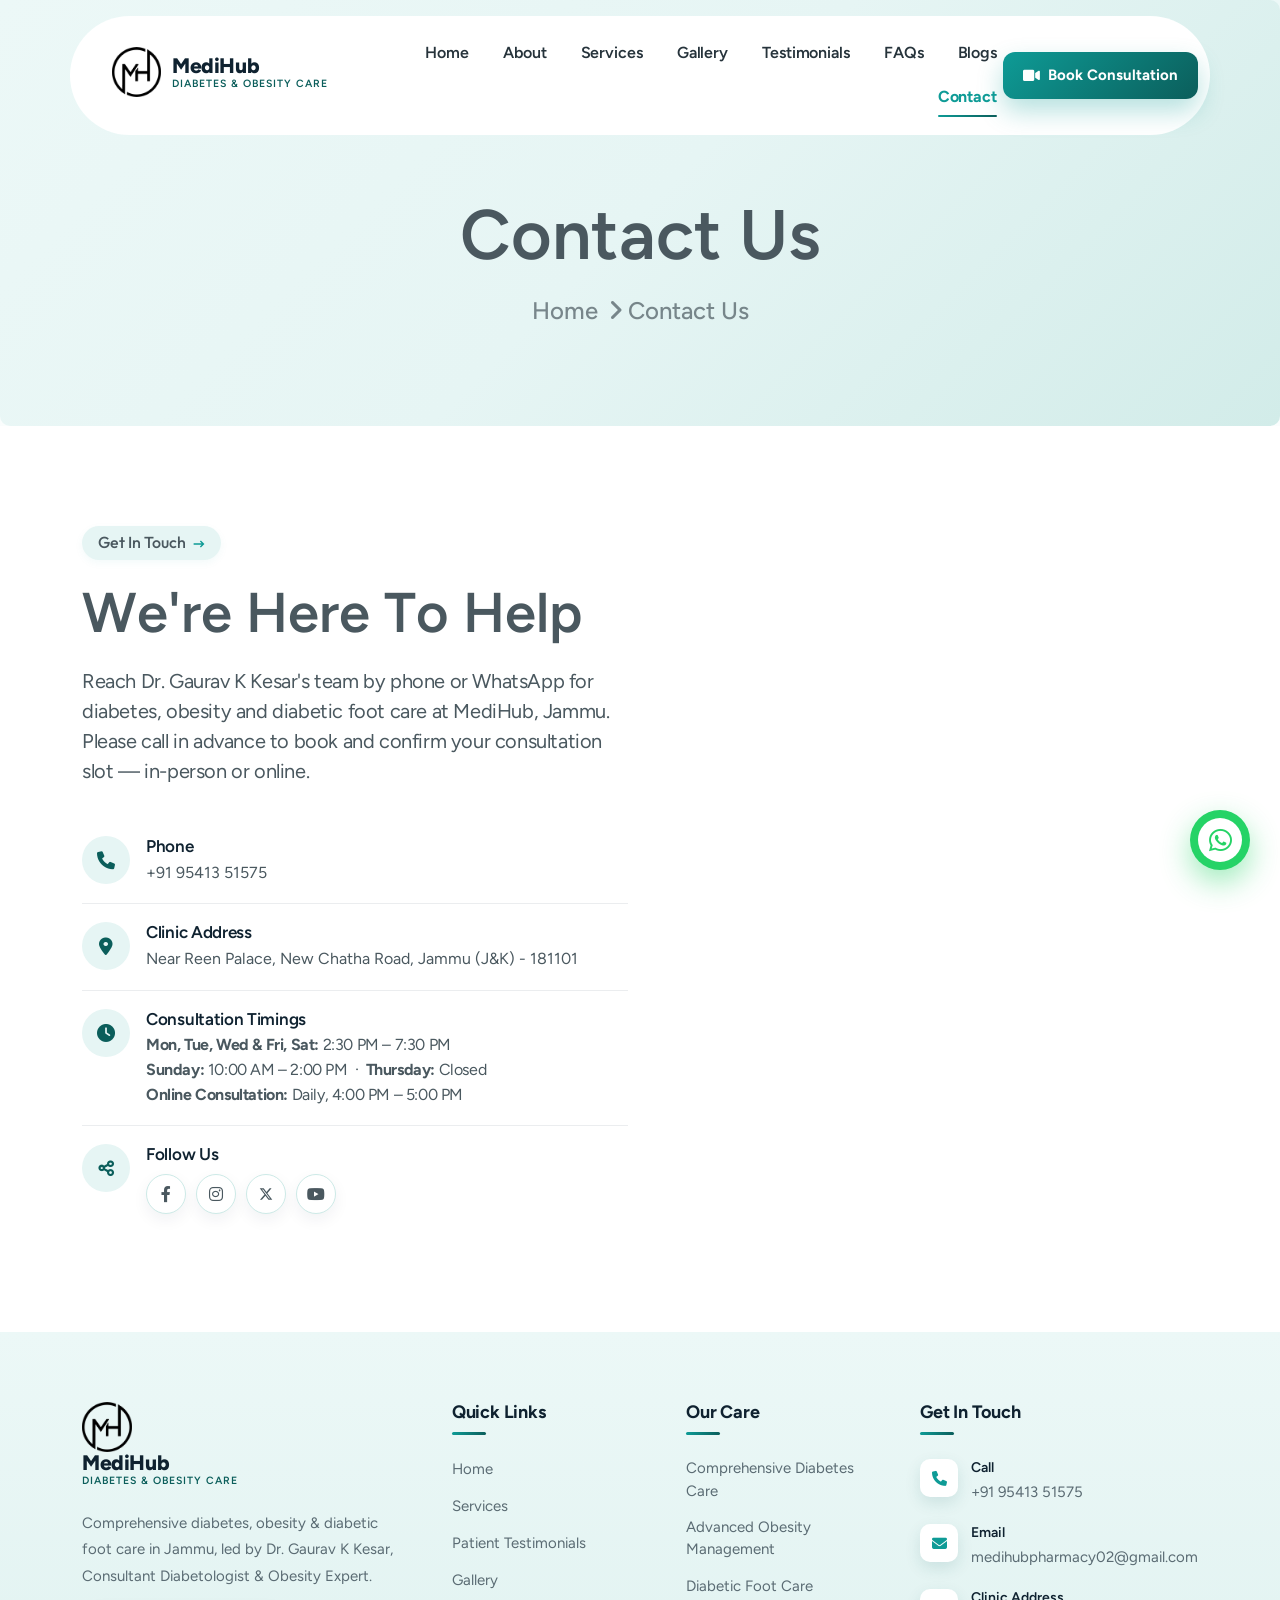
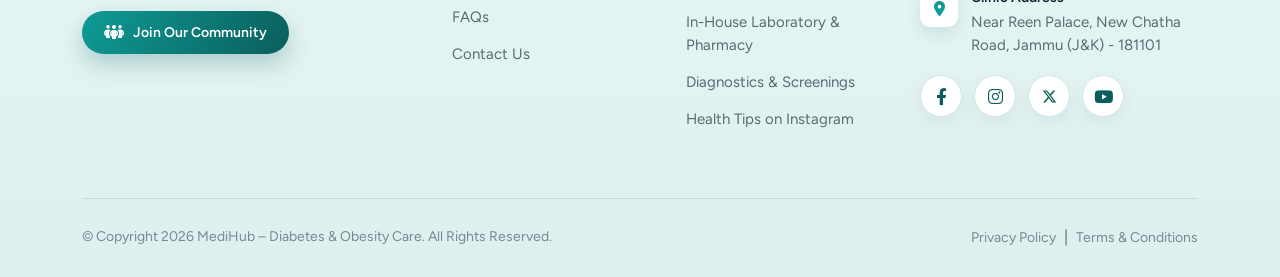
<file: contact.html>
<!DOCTYPE html>
<html lang="en">
<head>
    <meta charset="UTF-8">
    <meta name="viewport" content="width=device-width, initial-scale=1.0">
    <title>Contact Us | MediHub – Diabetes &amp; Obesity Care</title>
    <meta name="description" content="Contact MediHub — Dr. Gaurav K Kesar in Jammu. Call +91 95413 51575 for diabetes, obesity and diabetic foot care appointments.">

    <!--=====FAB ICON=======-->
    <link rel="icon" type="image/x-icon" href="assets/img/logo/medihub/favicon.ico">
    <link rel="icon" type="image/png" href="assets/img/logo/medihub/medihub-favicon.png">
    <link rel="apple-touch-icon" href="assets/img/logo/medihub/medihub-favicon.png">

    <!--===== CSS LINK =======-->
    <link rel="stylesheet" href="assets/css/plugins/bootstrap.min.css">
    <link rel="stylesheet" href="assets/css/plugins/aos.css">
    <link rel="stylesheet" href="assets/css/plugins/fontawesome.css">
    <link rel="stylesheet" href="assets/css/plugins/magnific-popup.css">
    <link rel="stylesheet" href="assets/css/plugins/owlcarousel.min.css">
    <link rel="stylesheet" href="assets/css/plugins/sidebar.css">
    <link rel="stylesheet" href="assets/css/plugins/slick-slider.css">
    <link rel="stylesheet" href="assets/css/plugins/nice-select.css">
    <link rel="stylesheet" href="assets/css/plugins/swiper-bundle.css">
    <link rel="stylesheet" href="assets/css/main.css">
    <link rel="stylesheet" href="assets/css/custom.css">

    <!--=====  JS SCRIPT LINK =======-->
    <script src="assets/js/plugins/jquery-3-7-1.min.js"></script>
</head>
<body class="homepage1-body">

<!--===== PRELOADER STARTS =======-->
<div class="cs_preloader">
  <div class="cs_preloader_in">
    <div class="cs_wave_first">
      <div class="mh-brand mh-brand--stack"><img loading="eager" decoding="async" src="assets/img/logo/medihub/medihub-mark.png" alt="MediHub" class="mh-brand__mark"><span class="mh-brand__name"><b>MediHub</b></span></div>
      <p style="text-align:center;font-size:14px;color:#0b5e5b;font-weight:600;letter-spacing:.2px;margin-top:14px;">by Dr. Gaurav K Kesar</p>

      <p style="text-align:center;font-size:18px;color:#4a585f;margin-top:10px;">
        Loading
        <span style="animation:dot 1.4s infinite; animation-delay:0s;">.</span>
        <span style="animation:dot 1.4s infinite; animation-delay:0.2s;">.</span>
        <span style="animation:dot 1.4s infinite; animation-delay:0.4s;">.</span>
      </p>
    </div>
  </div>
</div>
<!--===== PRELOADER ENDS =======-->

<style>
@keyframes dot {
  0% { opacity: 0; }
  50% { opacity: 1; }
  100% { opacity: 0; }
}
/* Contact info rows + map */
.contact-info-list{list-style:none;margin:0;padding:0}
.contact-info-list li{
  display:flex;align-items:flex-start;gap:16px;
  padding:18px 0;border-bottom:1px solid rgba(11,31,51,.08);
}
.contact-info-list li:last-child{border-bottom:none}
.contact-info-list .ci-icon{
  flex:0 0 auto;width:48px;height:48px;border-radius:50%;
  display:flex;align-items:center;justify-content:center;
  background:#e6f5f4;color:#0b5e5b;font-size:18px;
}
.contact-info-list .ci-body{flex:1 1 auto}
.contact-info-list .ci-body h4{
  margin:0 0 4px;font-size:17px;font-weight:600;color:#0f2230;letter-spacing:-.3px;
}
.contact-info-list .ci-body p,
.contact-info-list .ci-body a{
  margin:0;font-size:16px;line-height:1.55;color:#4a585f;word-break:break-word;
}
.contact-info-list .ci-body a:hover{color:#0e9b96}
.contact-map-frame iframe{
  width:100%;height:450px;border-radius:16px;border:0;display:block;
}
</style>

<!--===== PROGRESS STARTS=======-->
  <!--===== WHATSAPP BOOKING FLOAT =======-->
  <a class="mh-wa-float" href="https://api.whatsapp.com/send/?phone=%2B919541351575&text=Hello%21+I+would+like+to+book+an+appointment.&type=phone_number&app_absent=0" target="_blank" rel="noopener" aria-label="Book an appointment on WhatsApp">
    <i class="fa-brands fa-whatsapp"></i>
    <span class="mh-wa-float__label">Book Appointment</span>
  </a>
 <!--===== PROGRESS ENDS=======-->

<!--=====HEADER START=======-->
<header class="homepage4-body">
  <div id="vl-header-sticky" class="vl-header-area vl-transparent-header">
      <div class="container">
          <div class="row align-items-center row-bg1">
            <div class="col-lg-3 col-6">
              <div class="vl-logo">
                <a href="index.html" class="mh-brand"><img loading="eager" decoding="async" src="assets/img/logo/medihub/medihub-mark.png" alt="MediHub" class="mh-brand__mark"><span class="mh-brand__name"><b>MediHub</b><span>Diabetes &amp; Obesity Care</span></span></a>
              </div>
            </div>
            <div class="col-lg-7 d-none d-lg-block">
              <div class="vl-main-menu mh-nav text-center">
                <nav class="vl-mobile-menu-active">
                  <ul>
                    <li><a href="index.html">Home</a></li>
                    <li><a href="doctor-Gaurav-kumar.html">About</a></li>
                    <li><a href="services.html">Services</a></li>
                    <li><a href="gallery.html">Gallery</a></li>
                    <li><a href="testimonial.html">Testimonials</a></li>
                    <li><a href="faq.html">FAQs</a></li>
                    <li><a href="https://gkesar.exlyapp.com/blog" target="_blank" rel="noopener">Blogs</a></li>
                    <li class="active"><a href="contact.html">Contact</a></li>
                  </ul>
                </nav>
              </div>
            </div>
            <div class="col-lg-2 col-6">
              <div class="mh-header-cta d-none d-lg-flex">
                <a href="https://gkesar.exlyapp.com/checkout/17e59426-9357-4dd4-834e-ffbd6f62610a" target="_blank" rel="noopener" class="mh-nav-btn">
                  <i class="fa-solid fa-video"></i> Book Consultation
                </a>
              </div>
              <div class="vl-header-action-item d-block d-lg-none text-end">
                <button type="button" class="vl-offcanvas-toggle">
                  <i class="fa-solid fa-bars-staggered"></i>
                </button>
              </div>
            </div>
          </div>
        </div>
    </div>
  </header>
 <!--=====HEADER END =======-->

 <!--===== MOBILE HEADER STARTS =======-->
<div class="homepage4-body">
  <div class="vl-offcanvas">
    <div class="vl-offcanvas-wrapper">
        <div class="vl-offcanvas-header">
            <a href="index.html" class="vl-offcanvas-brand mh-brand"><img loading="eager" decoding="async" src="assets/img/logo/medihub/medihub-mark.png" alt="MediHub" class="mh-brand__mark"><span class="mh-brand__name"><b>MediHub</b><span>Diabetes &amp; Obesity Care</span></span></a>
            <button class="vl-offcanvas-close-toggle" aria-label="Close menu">
              <i class="fa-solid fa-xmark"></i>
            </button>
        </div>

        <div class="vl-offcanvas-menu d-lg-none">
            <nav></nav>
        </div>

        <div class="vl-offcanvas-cta">
            <a href="https://api.whatsapp.com/send/?phone=%2B919541351575&amp;text=Hello%21+I+would+like+to+book+an+appointment.&amp;type=phone_number&amp;app_absent=0" target="_blank" rel="noopener" class="moff-btn moff-btn--wa">
              <i class="fa-brands fa-whatsapp"></i> Book on WhatsApp
            </a>
            <a href="https://gkesar.exlyapp.com/checkout/17e59426-9357-4dd4-834e-ffbd6f62610a" target="_blank" rel="noopener" class="moff-btn moff-btn--video">
              <i class="fa-solid fa-video"></i> Video Consultation
            </a>
        </div>

        <div class="vl-offcanvas-contact">
            <a href="tel:+919541351575" class="moff-contact">
              <span class="moff-contact__ic"><i class="fa-solid fa-phone"></i></span>
              <span class="moff-contact__tx"><strong>Call us</strong>+91 95413 51575</span>
            </a>
            <a href="https://www.google.com/maps/place/Dr+Gaurav+Kumar+Kesar+Diabetologist+in+Karanbagh/@32.6719492,74.8334838,17z/data=!4m6!3m5!1s0x391e9bcaa68d5695:0x43d8a303984878a6!8m2!3d32.6719492!4d74.8334838" target="_blank" rel="noopener" class="moff-contact">
              <span class="moff-contact__ic"><i class="fa-solid fa-location-dot"></i></span>
              <span class="moff-contact__tx"><strong>Visit us</strong>Near Reen Palace, New Chatha Road, Jammu (J&K) - 181101</span>
            </a>
        </div>
        <div class="moff-social">
          <a href="https://www.facebook.com/profile.php?id=61580517194959" target="_blank" rel="noopener" aria-label="Facebook"><i class="fa-brands fa-facebook-f"></i></a>
          <a href="https://www.instagram.com/dr_gauravkesar?utm_source=qr" target="_blank" rel="noopener" aria-label="Instagram"><i class="fa-brands fa-instagram"></i></a>
          <a href="https://x.com/DrGauravkesar" target="_blank" rel="noopener" aria-label="X (Twitter)"><svg class="mh-x-icon" viewBox="0 0 24 24" width="1em" height="1em" fill="currentColor" aria-hidden="true"><path d="M18.244 2.25h3.308l-7.227 8.26 8.502 11.24H16.17l-5.214-6.817L4.99 21.75H1.68l7.73-8.835L1.254 2.25H8.08l4.713 6.231zm-1.161 17.52h1.833L7.084 4.126H5.117z"/></svg></a>
          <a href="https://www.youtube.com/@diabetes_obesity_care" target="_blank" rel="noopener" aria-label="YouTube"><i class="fa-brands fa-youtube"></i></a>
        </div>
    </div>
</div>
<div class="vl-offcanvas-overlay"></div>
</div>
<!--===== MOBILE HEADER ENDS =======-->

<!--===== HERO AREA STARTS =======-->
<div class="inner-header-section-area" style="background-image: url(assets/img/all-images/bg/bg5.avif); background-position: center; background-repeat: no-repeat; background-size: cover;">
  <div class="container">
    <div class="row align-items-center">
      <div class="col-lg-12">
        <div class="hero-header">
          <h1 class="text-anime-style-1">Contact Us</h1>
          <div class="space28"></div>
          <a href="index.html" class="bradecrumb">Home <i class="fa-solid fa-angle-right"></i>Contact Us</a>
        </div>
      </div>
    </div>
  </div>
</div>
<!--===== HERO AREA ENDS =======-->

<!--===== CONTACT AREA STARTS =======-->
<div class="about4-section-area sp1 sec-w">
  <div class="container">
    <div class="row align-items-center">

      <!-- LEFT: Contact details -->
      <div class="col-lg-6">
        <div class="about4-heading heading4">
          <h5 class="vl-section-subtitle" data-aos="fade-left" data-aos-duration="450">Get In Touch <svg xmlns="http://www.w3.org/2000/svg" width="13" height="8" viewBox="0 0 13 8" fill="none"><path d="M0.667969 4.00033H11.049M8.00137 7.33366L11.3346 4.00033L8.0013 0.666992" stroke="#0e9b96" stroke-width="1.5"/></svg></h5>
          <div class="space24"></div>
          <h2 class="vl-section-title text-anime-style-3">We're Here To Help</h2>
          <div class="space24"></div>
          <p data-aos="fade-left" data-aos-duration="450">
            Reach Dr. Gaurav K Kesar's team by phone or WhatsApp for diabetes, obesity and diabetic foot
            care at MediHub, Jammu. Please call in advance to book and confirm your consultation
            slot &mdash; in-person or online.
          </p>
          <div class="space32"></div>

          <ul class="contact-info-list">
            <li>
              <div class="ci-icon"><i class="fa-solid fa-phone"></i></div>
              <div class="ci-body">
                <h4>Phone</h4>
                <a href="tel:+919541351575">+91 95413 51575</a>
              </div>
            </li>
            <li>
              <div class="ci-icon"><i class="fa-solid fa-location-dot"></i></div>
              <div class="ci-body">
                <h4>Clinic Address</h4>
                <a href="https://www.google.com/maps/place/Dr+Gaurav+Kumar+Kesar+Diabetologist+in+Karanbagh/@32.6719492,74.8334838,17z/data=!4m6!3m5!1s0x391e9bcaa68d5695:0x43d8a303984878a6!8m2!3d32.6719492!4d74.8334838" target="_blank" rel="noopener">Near Reen Palace, New Chatha Road, Jammu (J&K) - 181101</a>
              </div>
            </li>
            <li>
              <div class="ci-icon"><i class="fa-solid fa-clock"></i></div>
              <div class="ci-body">
                <h4>Consultation Timings</h4>
                <p><strong>Mon, Tue, Wed &amp; Fri, Sat:</strong> 2:30 PM &ndash; 7:30 PM</p>
                <p><strong>Sunday:</strong> 10:00 AM &ndash; 2:00 PM &nbsp;&middot;&nbsp; <strong>Thursday:</strong> Closed</p>
                <p><strong>Online Consultation:</strong> Daily, 4:00 PM &ndash; 5:00 PM</p>
              </div>
            </li>
            <li>
              <div class="ci-icon"><i class="fa-solid fa-share-nodes"></i></div>
              <div class="ci-body">
                <h4>Follow Us</h4>
                <div class="ci-social">
                  <a href="https://www.facebook.com/profile.php?id=61580517194959" target="_blank" rel="noopener" aria-label="Facebook"><i class="fa-brands fa-facebook-f"></i></a>
                  <a href="https://www.instagram.com/dr_gauravkesar?utm_source=qr" target="_blank" rel="noopener" aria-label="Instagram"><i class="fa-brands fa-instagram"></i></a>
                  <a href="https://x.com/DrGauravkesar" target="_blank" rel="noopener" aria-label="X (Twitter)"><svg class="mh-x-icon" viewBox="0 0 24 24" width="1em" height="1em" fill="currentColor" aria-hidden="true"><path d="M18.244 2.25h3.308l-7.227 8.26 8.502 11.24H16.17l-5.214-6.817L4.99 21.75H1.68l7.73-8.835L1.254 2.25H8.08l4.713 6.231zm-1.161 17.52h1.833L7.084 4.126H5.117z"/></svg></a>
                  <a href="https://www.youtube.com/@diabetes_obesity_care" target="_blank" rel="noopener" aria-label="YouTube"><i class="fa-brands fa-youtube"></i></a>
                </div>
              </div>
            </li>
          </ul>
        </div>
      </div>

      <!-- RIGHT: Google Map -->
      <div class="col-lg-6">
        <div class="space30 d-lg-none d-block"></div>
        <div class="contact-map-frame">
          <iframe
            src="https://www.google.com/maps/embed?pb=!1m18!1m12!1m3!1d3305.5!2d74.8334838!3d32.6719492!2m3!1f0!2f0!3f0!3m2!1i1024!2i768!4f13.1!3m3!1m2!1s0x391e9bcaa68d5695%3A0x43d8a303984878a6!2sDr%20Gaurav%20Kumar%20Kesar%20Diabetologist%20in%20Karanbagh!5e0!3m2!1sen!2sin!4v1718900000000!5m2!1sen!2sin"
            title="Dr Gaurav Kumar Kesar – Diabetologist, MediHub location on Google Maps"
            loading="lazy"
            referrerpolicy="no-referrer-when-downgrade"></iframe>
        </div>
      </div>

    </div>
  </div>
</div>
<!--===== CONTACT AREA ENDS =======-->

<!--===== FOOTER AREA STARTS =======-->
<footer class="cnsc-footer">
  <div class="container">

    <!-- COLUMNS -->
    <div class="cnsc-footer__grid">

      <!-- Brand -->
      <div class="cnsc-footer__brand">
        <a href="index.html" class="mh-brand cnsc-footer__logo"><img loading="eager" decoding="async" src="assets/img/logo/medihub/medihub-mark.png" alt="MediHub" class="mh-brand__mark"><span class="mh-brand__name"><b>MediHub</b><span>Diabetes &amp; Obesity Care</span></span></a>
        <p>Comprehensive diabetes, obesity &amp; diabetic foot care in Jammu, led by Dr. Gaurav K Kesar, Consultant Diabetologist &amp; Obesity Expert.</p>
        <a class="cnsc-footer__join" href="https://gkesar.exlyapp.com/checkout/5d903660-720f-4704-bcb5-bd7d083753ff"
            target="_blank" rel="noopener">
            <i class="fa-solid fa-people-group"></i> Join Our Community
          </a>
      </div>

      <!-- Quick Links -->
      <div class="cnsc-footer__col">
        <h4>Quick Links</h4>
        <ul>
          <li><a href="index.html">Home</a></li>
          <li><a href="services.html">Services</a></li>
          <li><a href="testimonial.html">Patient Testimonials</a></li>
          <li><a href="gallery.html">Gallery</a></li>
          <li><a href="faq.html">FAQs</a></li>
          <li><a href="contact.html">Contact Us</a></li>
        </ul>
      </div>

      <!-- Our Care -->
      <div class="cnsc-footer__col">
        <h4>Our Care</h4>
        <ul>
          <li><a href="services.html">Comprehensive Diabetes Care</a></li>
          <li><a href="services.html">Advanced Obesity Management</a></li>
          <li><a href="services.html">Diabetic Foot Care</a></li>
          <li><a href="services.html">In-House Laboratory &amp; Pharmacy</a></li>
          <li><a href="services.html">Diagnostics &amp; Screenings</a></li>
          <li><a href="https://www.instagram.com/dr_gauravkesar?utm_source=qr" target="_blank" rel="noopener">Health Tips on Instagram</a></li>
        </ul>
      </div>

      <!-- Contact -->
      <div class="cnsc-footer__col cnsc-footer__contact">
        <h4>Get In Touch</h4>
        <ul>
          <li>
            <span class="ci-ic"><i class="fa-solid fa-phone"></i></span>
            <span class="ci-tx"><strong>Call</strong><a href="tel:+919541351575">+91 95413 51575</a></span>
          </li>
          <li>
              <span class="ci-ic"><i class="fa-solid fa-envelope"></i></span>
              <span class="ci-tx"><strong>Email</strong><a href="mailto:medihubpharmacy02@gmail.com">medihubpharmacy02@gmail.com</a></span>
            </li>
          <li>
            <span class="ci-ic"><i class="fa-solid fa-location-dot"></i></span>
            <span class="ci-tx"><strong>Clinic Address</strong><a href="https://www.google.com/maps/place/Dr+Gaurav+Kumar+Kesar+Diabetologist+in+Karanbagh/@32.6719492,74.8334838,17z/data=!4m6!3m5!1s0x391e9bcaa68d5695:0x43d8a303984878a6!8m2!3d32.6719492!4d74.8334838" target="_blank" rel="noopener">Near Reen Palace, New Chatha Road, Jammu (J&K) - 181101</a></span>
          </li>
        </ul>
          <div class="cnsc-footer__social">
            <a href="https://www.facebook.com/profile.php?id=61580517194959" target="_blank" rel="noopener" aria-label="Facebook"><i class="fa-brands fa-facebook-f"></i></a>
            <a href="https://www.instagram.com/dr_gauravkesar?utm_source=qr" target="_blank" rel="noopener" aria-label="Instagram"><i class="fa-brands fa-instagram"></i></a>
            <a href="https://x.com/DrGauravkesar" target="_blank" rel="noopener" aria-label="X (Twitter)"><svg class="mh-x-icon" viewBox="0 0 24 24" width="1em" height="1em" fill="currentColor" aria-hidden="true"><path d="M18.244 2.25h3.308l-7.227 8.26 8.502 11.24H16.17l-5.214-6.817L4.99 21.75H1.68l7.73-8.835L1.254 2.25H8.08l4.713 6.231zm-1.161 17.52h1.833L7.084 4.126H5.117z"/></svg></a>
            <a href="https://www.youtube.com/@diabetes_obesity_care" target="_blank" rel="noopener" aria-label="YouTube"><i class="fa-brands fa-youtube"></i></a>
          </div>
      </div>

    </div>

    <!-- BOTTOM BAR -->
    <div class="cnsc-footer__bottom">
      <p>&copy; Copyright 2026 MediHub – Diabetes &amp; Obesity Care. All Rights Reserved.</p>
      <ul>
        <li><a href="#">Privacy Policy</a></li>
        <li><span>|</span></li>
        <li><a href="#">Terms &amp; Conditions</a></li>
      </ul>
    </div>

  </div>
</footer>
<!--===== FOOTER AREA ENDS =======-->

<!--===== JS SCRIPT LINK =======-->
<script src="assets/js/plugins/bootstrap.min.js"></script>
<script src="assets/js/plugins/fontawesome.js"></script>
<script src="assets/js/plugins/aos.js"></script>
<script src="assets/js/plugins/counter.js"></script>
<script src="assets/js/plugins/gsap.min.js"></script>
<script src="assets/js/plugins/ScrollTrigger.min.js"></script>
<script src="assets/js/plugins/Splitetext.js"></script>
<script src="assets/js/plugins/SmoothScroll.js"></script>
<script src="assets/js/plugins/sidebar.js"></script>
<script src="assets/js/plugins/magnific-popup.js"></script>
<script src="assets/js/plugins/mobilemenu.js"></script>
<script src="assets/js/plugins/owlcarousel.min.js"></script>
<script src="assets/js/plugins/nice-select.js"></script>
<script src="assets/js/plugins/waypoints.js"></script>
<script src="assets/js/plugins/slick-slider.js"></script>
<script src="assets/js/plugins/circle-progress.js"></script>
<script src="assets/js/plugins/swiper.js"></script>
<script src="assets/js/main.js"></script>

</body>
</html>
</file>
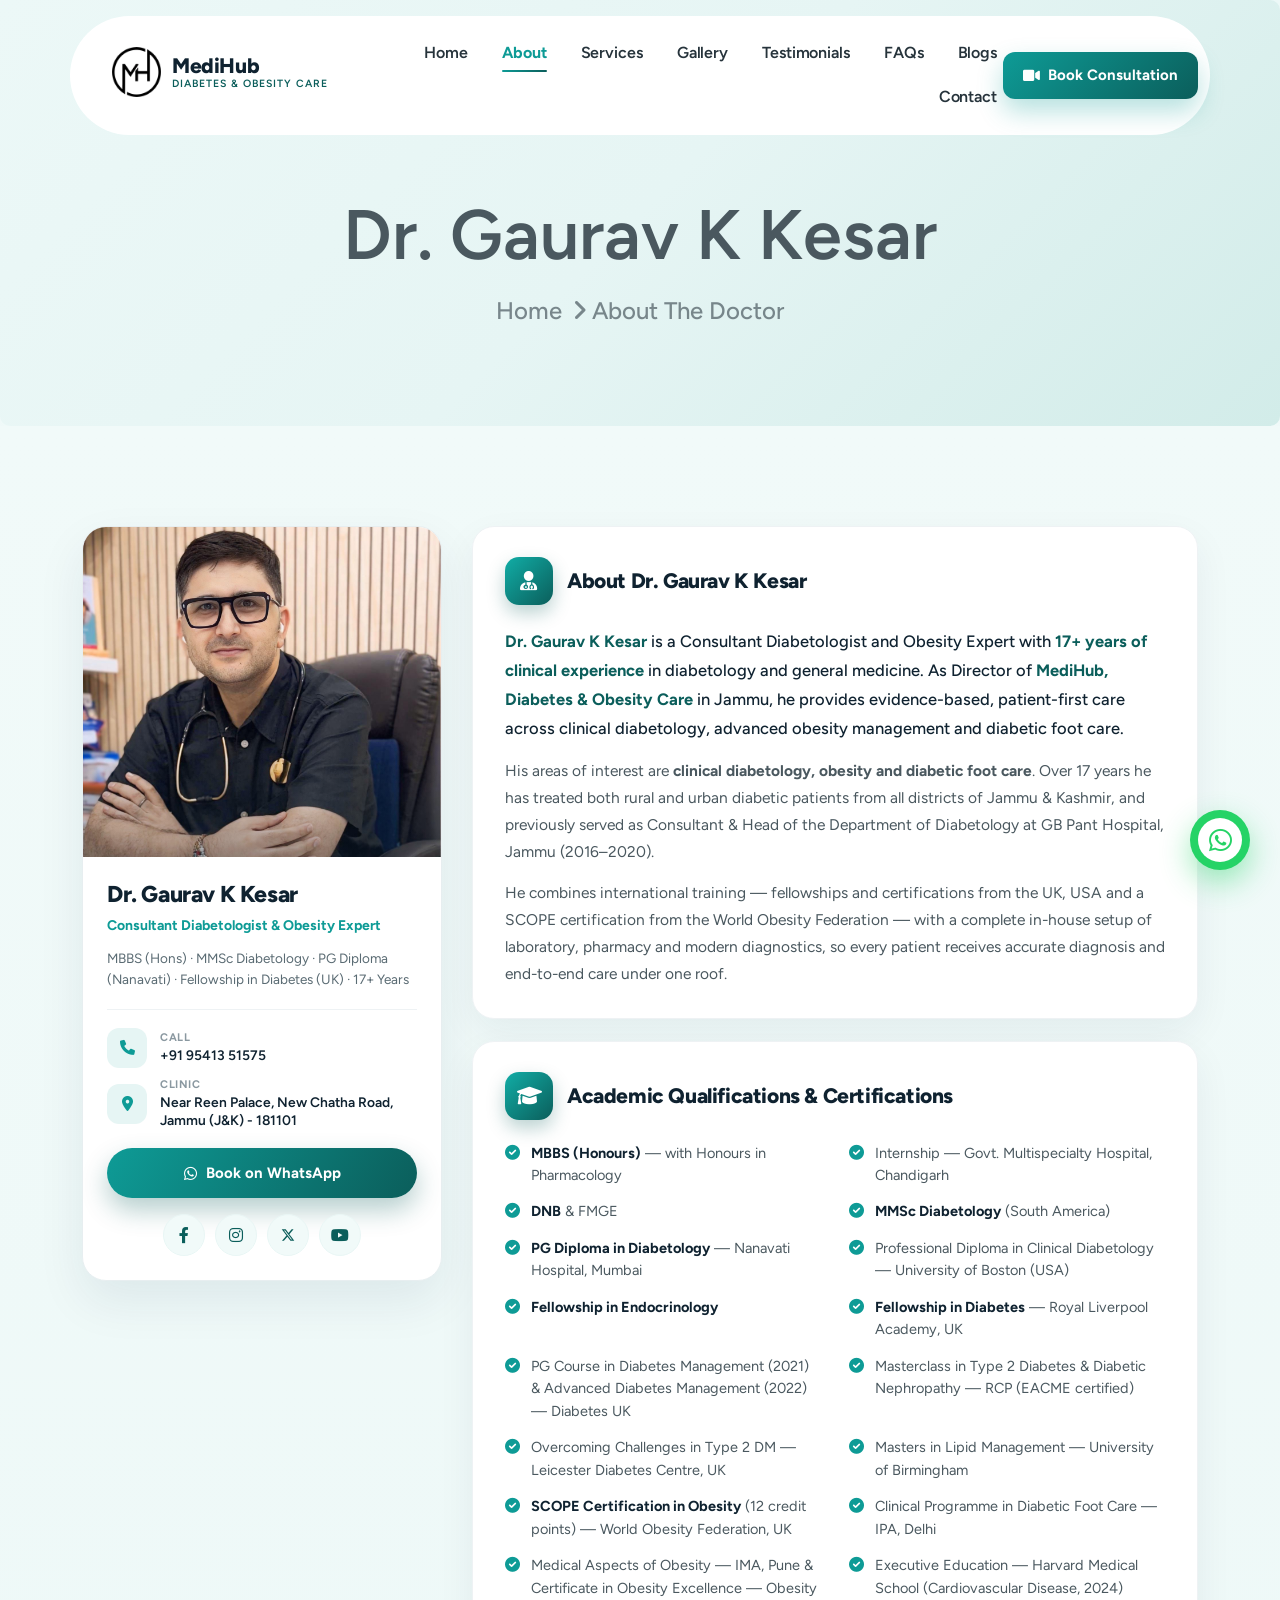
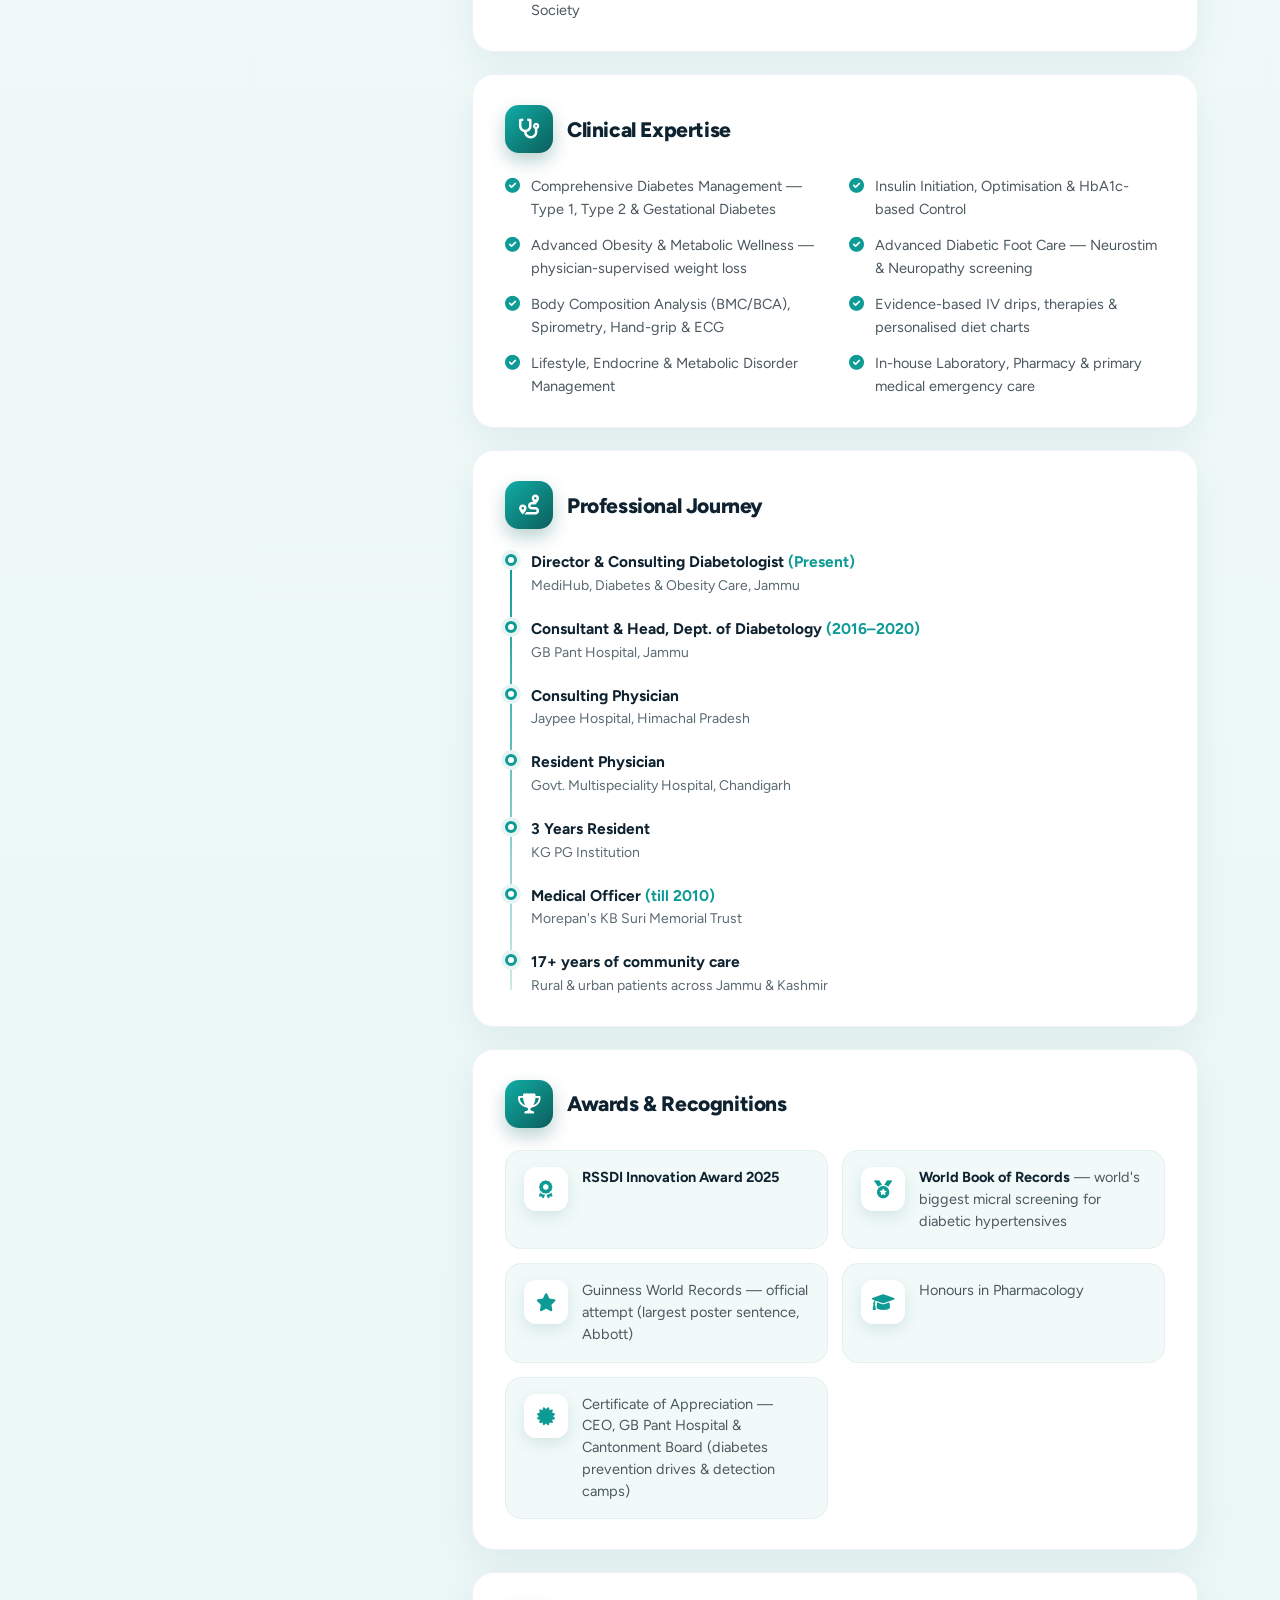
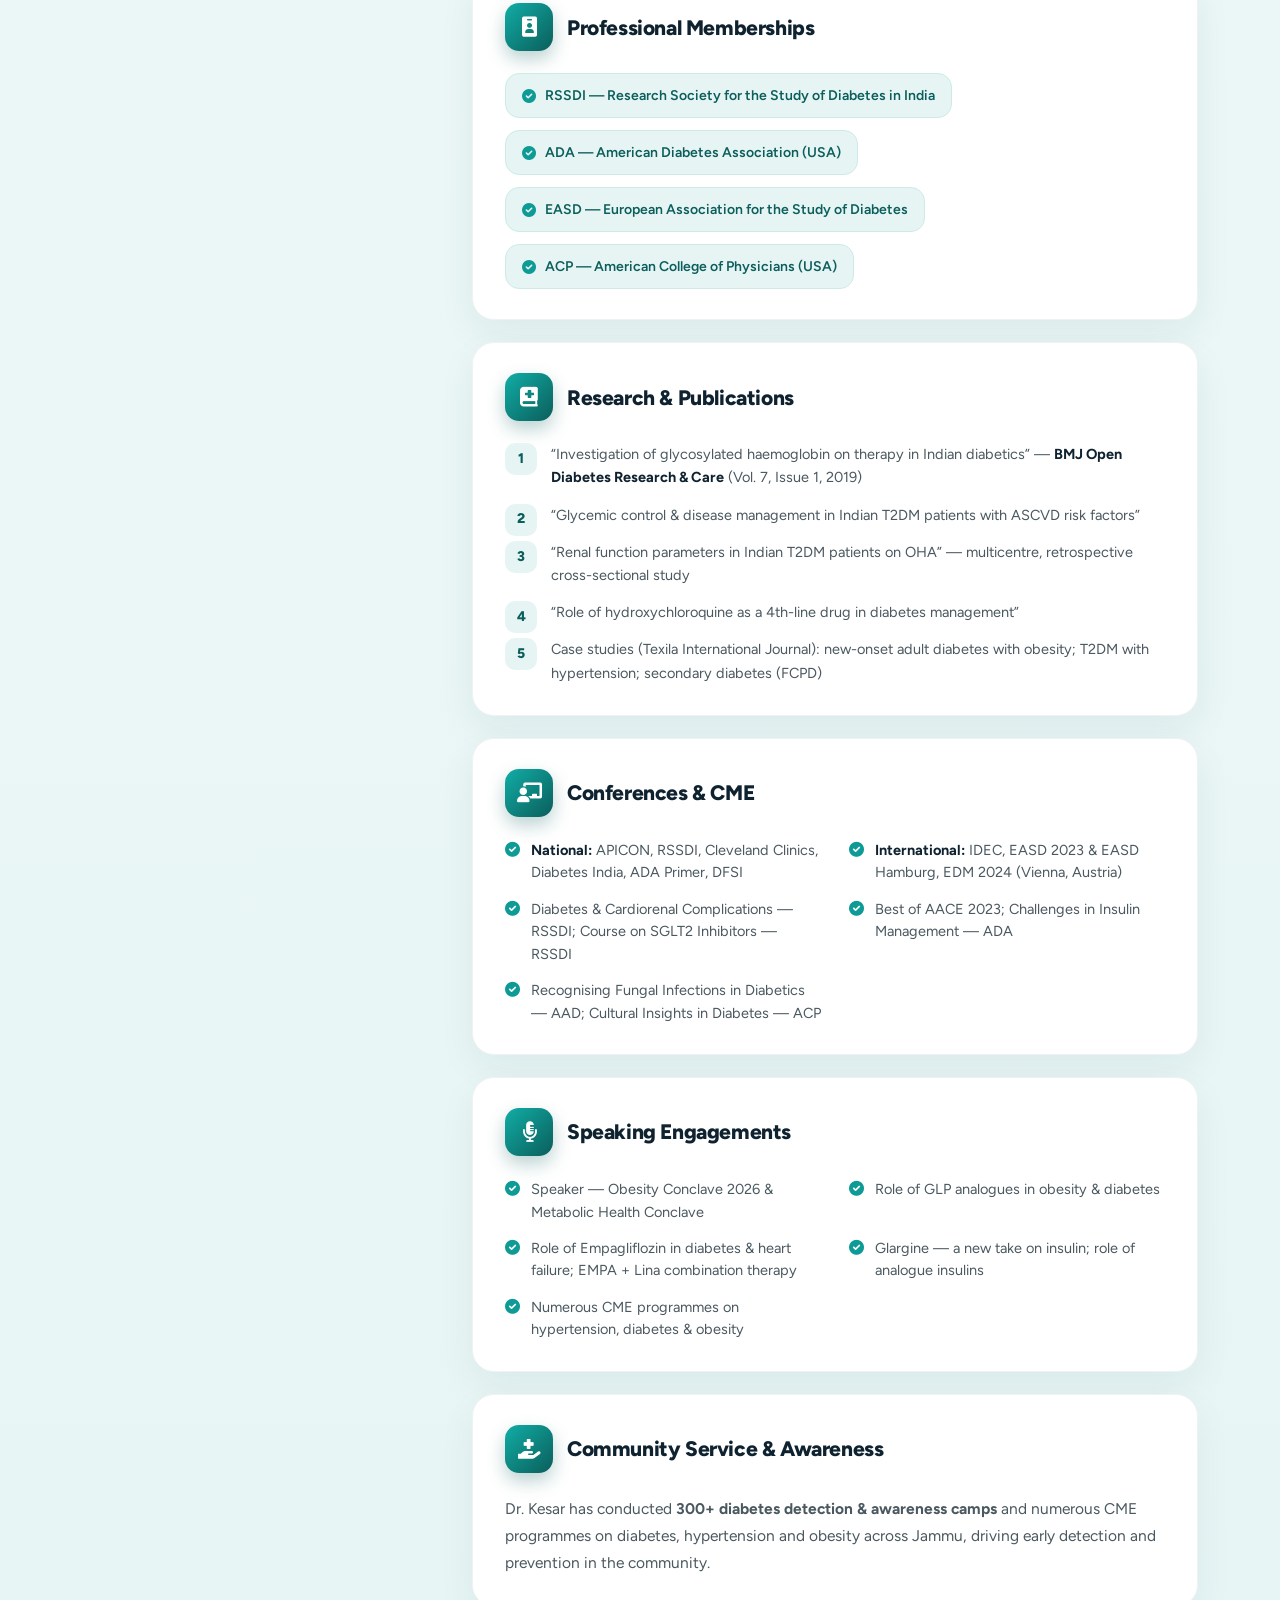
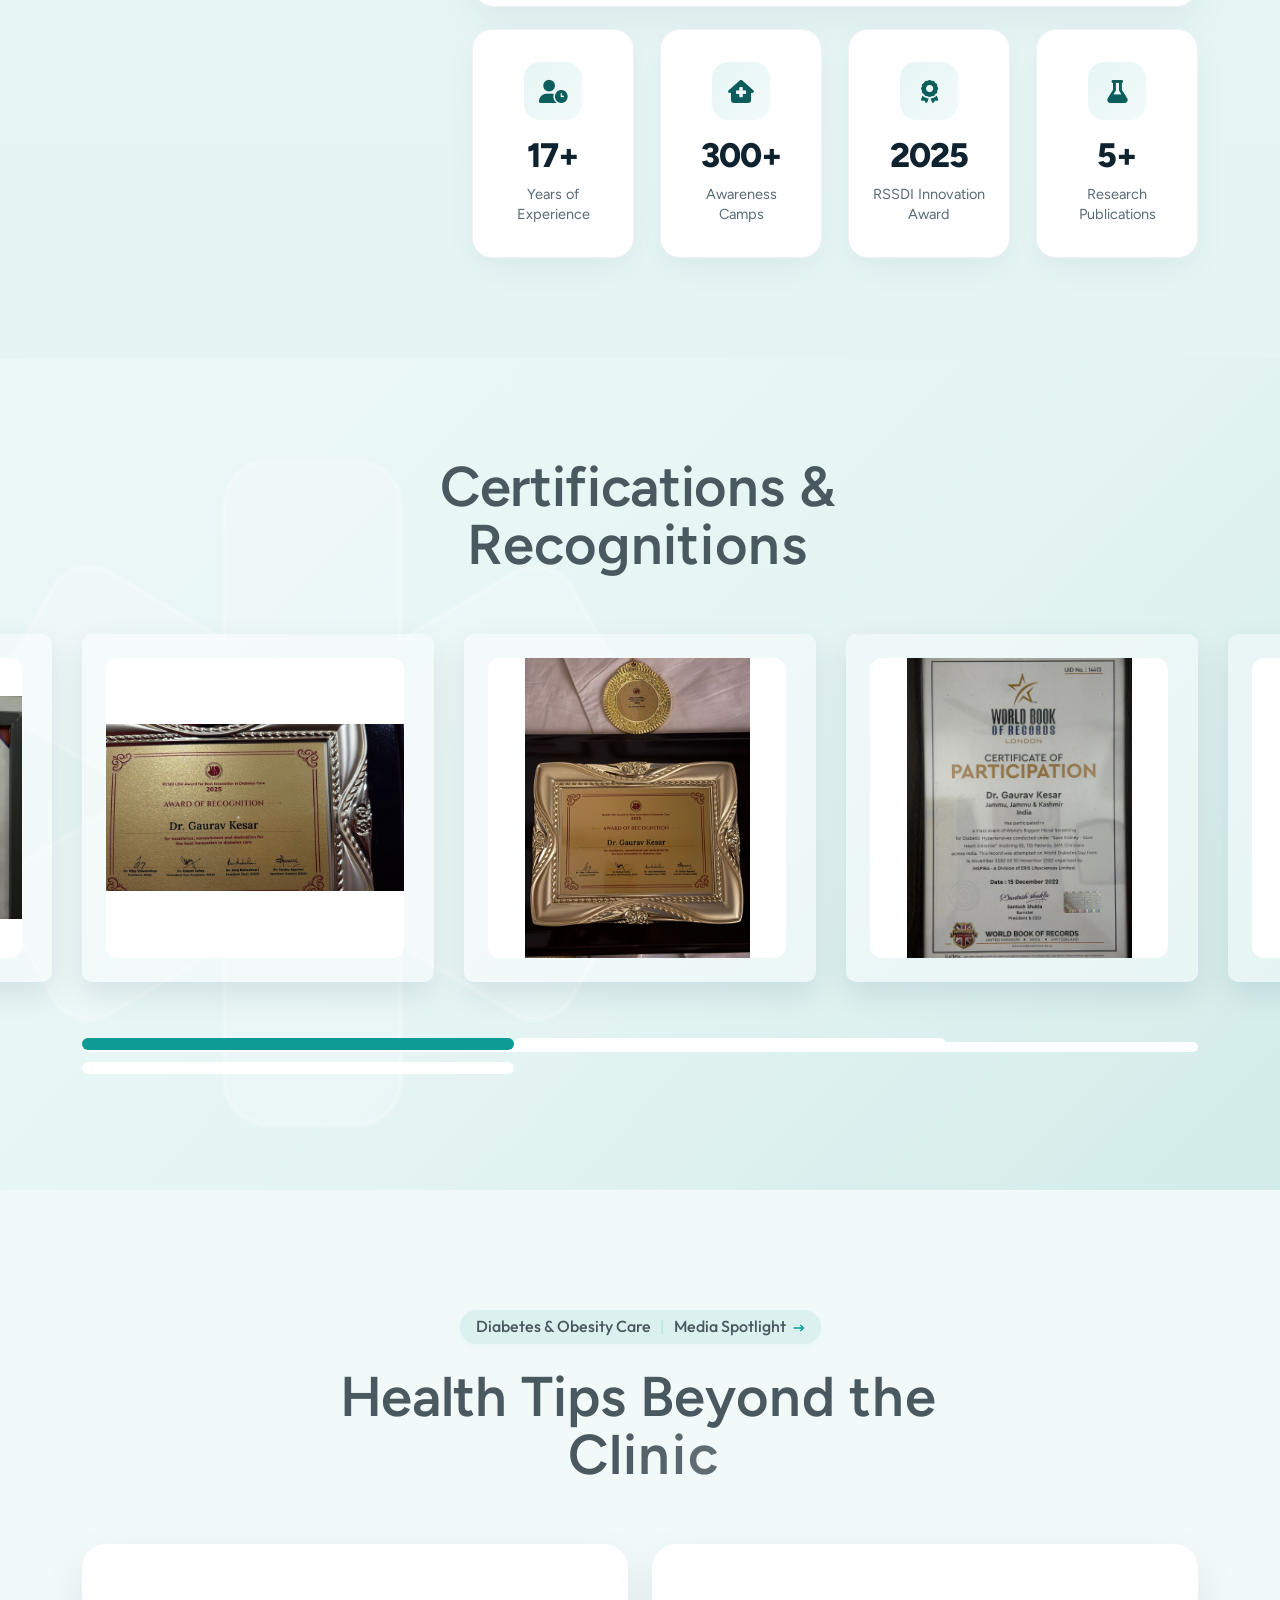
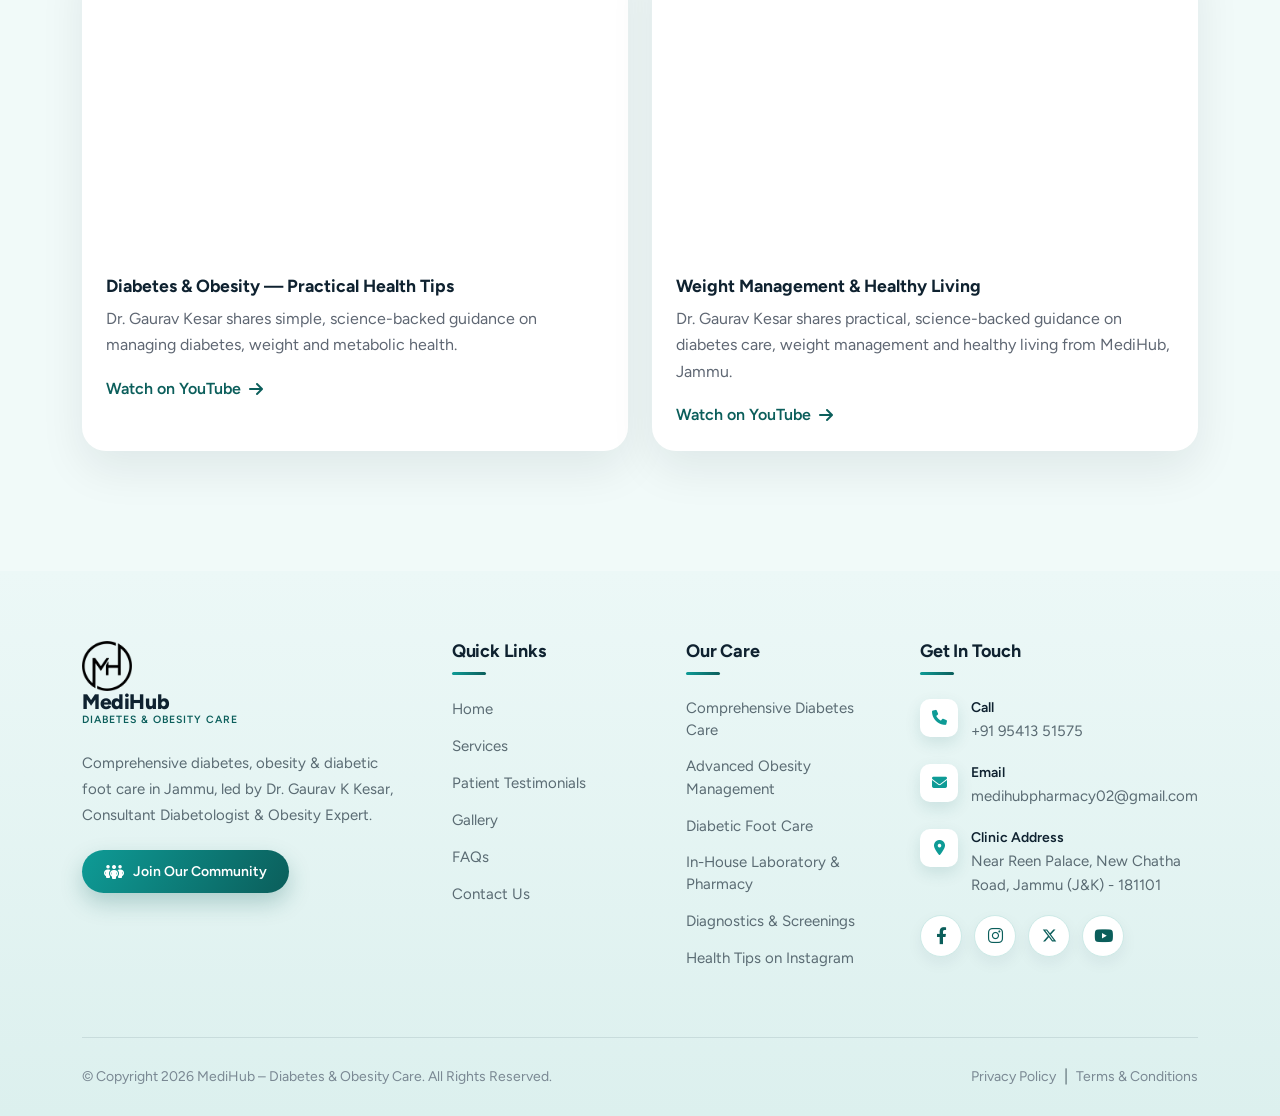
<file: doctor-Gaurav-kumar.html>
<!DOCTYPE html>
<html lang="en">
<head>
    <meta charset="UTF-8">
    <meta name="viewport" content="width=device-width, initial-scale=1.0">
    <title>Dr. Gaurav K Kesar | Consultant Diabetologist &amp; Obesity Expert — MediHub, Jammu</title>
    <meta name="description" content="Dr. Gaurav K Kesar — Consultant Diabetologist &amp; Obesity Expert, Jammu. Education, 17+ years of experience, fellowships, awards, publications, memberships and certifications.">

    <!--=====FAB ICON=======-->
    <link rel="icon" type="image/x-icon" href="assets/img/logo/medihub/favicon.ico">
    <link rel="icon" type="image/png" href="assets/img/logo/medihub/medihub-favicon.png">
    <link rel="apple-touch-icon" href="assets/img/logo/medihub/medihub-favicon.png">

    <!--===== CSS LINK =======-->
    <link rel="stylesheet" href="assets/css/plugins/bootstrap.min.css">
    <link rel="stylesheet" href="assets/css/plugins/aos.css">
    <link rel="stylesheet" href="assets/css/plugins/fontawesome.css">
    <link rel="stylesheet" href="assets/css/plugins/magnific-popup.css">
    <link rel="stylesheet" href="assets/css/plugins/owlcarousel.min.css">
    <link rel="stylesheet" href="assets/css/plugins/sidebar.css">
    <link rel="stylesheet" href="assets/css/plugins/slick-slider.css">
    <link rel="stylesheet" href="assets/css/plugins/nice-select.css">
    <link rel="stylesheet" href="assets/css/plugins/swiper-bundle.css">
    <link rel="stylesheet" href="assets/css/main.css">
    <link rel="stylesheet" href="assets/css/custom.css">

    <!--=====  JS SCRIPT LINK =======-->
    <script src="assets/js/plugins/jquery-3-7-1.min.js"></script>
</head>
<body class="homepage1-body">

<!--===== PRELOADER STARTS =======-->
<div class="cs_preloader">
  <div class="cs_preloader_in">
    <div class="cs_wave_first">
      <div class="mh-brand mh-brand--stack"><img loading="eager" decoding="async" src="assets/img/logo/medihub/medihub-mark.png" alt="MediHub" class="mh-brand__mark"><span class="mh-brand__name"><b>MediHub</b></span></div>
      <p style="text-align:center;font-size:14px;color:#0b5e5b;font-weight:600;letter-spacing:.2px;margin-top:14px;">by Dr. Gaurav K Kesar</p>

      <p style="text-align:center;font-size:18px;color:#4a585f;margin-top:10px;">
        Loading
        <span style="animation:dot 1.4s infinite; animation-delay:0s;">.</span>
        <span style="animation:dot 1.4s infinite; animation-delay:0.2s;">.</span>
        <span style="animation:dot 1.4s infinite; animation-delay:0.4s;">.</span>
      </p>
    </div>
  </div>
</div>
<!--===== PRELOADER ENDS =======-->

<!--===== PROGRESS STARTS=======-->
  <!--===== WHATSAPP BOOKING FLOAT =======-->
  <a class="mh-wa-float" href="https://api.whatsapp.com/send/?phone=%2B919541351575&text=Hello%21+I+would+like+to+book+an+appointment.&type=phone_number&app_absent=0" target="_blank" rel="noopener" aria-label="Book an appointment on WhatsApp">
    <i class="fa-brands fa-whatsapp"></i>
    <span class="mh-wa-float__label">Book Appointment</span>
  </a>
 <!--===== PROGRESS ENDS=======-->

<!--=====HEADER START=======-->
<header class="homepage4-body">
  <div id="vl-header-sticky" class="vl-header-area vl-transparent-header">
      <div class="container">
          <div class="row align-items-center row-bg1">
            <div class="col-lg-3 col-6">
              <div class="vl-logo">
                <a href="index.html" class="mh-brand"><img loading="eager" decoding="async" src="assets/img/logo/medihub/medihub-mark.png" alt="MediHub" class="mh-brand__mark"><span class="mh-brand__name"><b>MediHub</b><span>Diabetes &amp; Obesity Care</span></span></a>
              </div>
            </div>
            <div class="col-lg-7 d-none d-lg-block">
              <div class="vl-main-menu mh-nav text-center">
                <nav class="vl-mobile-menu-active">
                  <ul>
                    <li><a href="index.html">Home</a></li>
                    <li class="active"><a href="doctor-Gaurav-kumar.html">About</a></li>
                    <li><a href="services.html">Services</a></li>
                    <li><a href="gallery.html">Gallery</a></li>
                    <li><a href="testimonial.html">Testimonials</a></li>
                    <li><a href="faq.html">FAQs</a></li>
                    <li><a href="https://gkesar.exlyapp.com/blog" target="_blank" rel="noopener">Blogs</a></li>
                    <li><a href="contact.html">Contact</a></li>
                  </ul>
                </nav>
              </div>
            </div>
            <div class="col-lg-2 col-6">
              <div class="mh-header-cta d-none d-lg-flex">
                <a href="https://gkesar.exlyapp.com/checkout/17e59426-9357-4dd4-834e-ffbd6f62610a" target="_blank" rel="noopener" class="mh-nav-btn">
                  <i class="fa-solid fa-video"></i> Book Consultation
                </a>
              </div>
              <div class="vl-header-action-item d-block d-lg-none text-end">
                <button type="button" class="vl-offcanvas-toggle">
                  <i class="fa-solid fa-bars-staggered"></i>
                </button>
              </div>
            </div>
          </div>
        </div>
    </div>
  </header>
 <!--=====HEADER END =======-->

 <!--===== MOBILE HEADER STARTS =======-->
<div class="homepage4-body">
  <div class="vl-offcanvas">
    <div class="vl-offcanvas-wrapper">
        <div class="vl-offcanvas-header">
            <a href="index.html" class="vl-offcanvas-brand mh-brand"><img loading="eager" decoding="async" src="assets/img/logo/medihub/medihub-mark.png" alt="MediHub" class="mh-brand__mark"><span class="mh-brand__name"><b>MediHub</b><span>Diabetes &amp; Obesity Care</span></span></a>
            <button class="vl-offcanvas-close-toggle" aria-label="Close menu">
              <i class="fa-solid fa-xmark"></i>
            </button>
        </div>

        <div class="vl-offcanvas-menu d-lg-none">
            <nav></nav>
        </div>

        <div class="vl-offcanvas-cta">
            <a href="https://api.whatsapp.com/send/?phone=%2B919541351575&amp;text=Hello%21+I+would+like+to+book+an+appointment.&amp;type=phone_number&amp;app_absent=0" target="_blank" rel="noopener" class="moff-btn moff-btn--wa">
              <i class="fa-brands fa-whatsapp"></i> Book on WhatsApp
            </a>
            <a href="https://gkesar.exlyapp.com/checkout/17e59426-9357-4dd4-834e-ffbd6f62610a" target="_blank" rel="noopener" class="moff-btn moff-btn--video">
              <i class="fa-solid fa-video"></i> Video Consultation
            </a>
        </div>

        <div class="vl-offcanvas-contact">
            <a href="tel:+919541351575" class="moff-contact">
              <span class="moff-contact__ic"><i class="fa-solid fa-phone"></i></span>
              <span class="moff-contact__tx"><strong>Call us</strong>+91 95413 51575</span>
            </a>
            <a href="https://www.google.com/maps/place/Dr+Gaurav+Kumar+Kesar+Diabetologist+in+Karanbagh/@32.6719492,74.8334838,17z/data=!4m6!3m5!1s0x391e9bcaa68d5695:0x43d8a303984878a6!8m2!3d32.6719492!4d74.8334838" target="_blank" rel="noopener" class="moff-contact">
              <span class="moff-contact__ic"><i class="fa-solid fa-location-dot"></i></span>
              <span class="moff-contact__tx"><strong>Visit us</strong>Near Reen Palace, New Chatha Road, Jammu (J&K) - 181101</span>
            </a>
        </div>
        <div class="moff-social">
          <a href="https://www.facebook.com/profile.php?id=61580517194959" target="_blank" rel="noopener" aria-label="Facebook"><i class="fa-brands fa-facebook-f"></i></a>
          <a href="https://www.instagram.com/dr_gauravkesar?utm_source=qr" target="_blank" rel="noopener" aria-label="Instagram"><i class="fa-brands fa-instagram"></i></a>
          <a href="https://x.com/DrGauravkesar" target="_blank" rel="noopener" aria-label="X (Twitter)"><svg class="mh-x-icon" viewBox="0 0 24 24" width="1em" height="1em" fill="currentColor" aria-hidden="true"><path d="M18.244 2.25h3.308l-7.227 8.26 8.502 11.24H16.17l-5.214-6.817L4.99 21.75H1.68l7.73-8.835L1.254 2.25H8.08l4.713 6.231zm-1.161 17.52h1.833L7.084 4.126H5.117z"/></svg></a>
          <a href="https://www.youtube.com/@diabetes_obesity_care" target="_blank" rel="noopener" aria-label="YouTube"><i class="fa-brands fa-youtube"></i></a>
        </div>
    </div>
</div>
<div class="vl-offcanvas-overlay"></div>
</div>
<!--===== MOBILE HEADER ENDS =======-->

<!--===== HERO AREA STARTS =======-->
<div class="inner-header-section-area" style="background-image: url(assets/img/all-images/bg/bg5.avif); background-position: center; background-repeat: no-repeat; background-size: cover;">
  <div class="container">
    <div class="row align-items-center">
      <div class="col-lg-12">
        <div class="hero-header">
          <h1 class="text-anime-style-1">Dr. Gaurav K Kesar</h1>
          <div class="space28"></div>
          <a href="index.html" class="bradecrumb">Home <i class="fa-solid fa-angle-right"></i>About The Doctor</a>
        </div>
      </div>
    </div>
  </div>
</div>
<!--===== HERO AREA ENDS =======-->

<!--===== DOCTOR DETAILS STARTS =======-->
<div class="team-all-details-area docx sp1">
    <div class="container">
        <div class="docx-grid">

            <!-- LEFT: sticky doctor card -->
            <aside class="docx-rail">
                <div class="docx-card" data-aos="fade-up" data-aos-duration="700">
                    <div class="docx-card__media">
                        <img loading="lazy" decoding="async" src="assets/img/all-images/gaurav/dr-gaurav-portrait2.jpg" alt="Dr. Gaurav K Kesar">
                    </div>
                    <div class="docx-card__body">
                        <h2 class="docx-card__name">Dr. Gaurav K Kesar</h2>
                        <p class="docx-card__role">Consultant Diabetologist &amp; Obesity Expert</p>
                        <p class="docx-card__quals">MBBS (Hons) · MMSc Diabetology · PG Diploma (Nanavati) · Fellowship in Diabetes (UK) · 17+ Years</p>
                        <ul class="docx-contact">
                            <li><a href="tel:+919541351575"><span class="docx-contact__ic"><i class="fa-solid fa-phone"></i></span><span class="docx-contact__tx"><strong>Call</strong>+91 95413 51575</span></a></li>
                            <li><a href="https://www.google.com/maps/place/Dr+Gaurav+Kumar+Kesar+Diabetologist+in+Karanbagh/@32.6719492,74.8334838,17z/data=!4m6!3m5!1s0x391e9bcaa68d5695:0x43d8a303984878a6!8m2!3d32.6719492!4d74.8334838" target="_blank" rel="noopener"><span class="docx-contact__ic"><i class="fa-solid fa-location-dot"></i></span><span class="docx-contact__tx"><strong>Clinic</strong>Near Reen Palace, New Chatha Road, Jammu (J&K) - 181101</span></a></li>
                        </ul>
                        <a class="docx-card__btn" href="https://api.whatsapp.com/send/?phone=%2B919541351575&text=Hello%21+I+would+like+to+book+an+appointment.&type=phone_number&app_absent=0" target="_blank" rel="noopener"><i class="fa-brands fa-whatsapp"></i> Book on WhatsApp</a>
                        <div class="docx-social">
                            <a href="https://www.facebook.com/profile.php?id=61580517194959" target="_blank" rel="noopener" aria-label="Facebook"><i class="fa-brands fa-facebook-f"></i></a>
                            <a href="https://www.instagram.com/dr_gauravkesar?utm_source=qr" target="_blank" rel="noopener" aria-label="Instagram"><i class="fa-brands fa-instagram"></i></a>
                            <a href="https://x.com/DrGauravkesar" target="_blank" rel="noopener" aria-label="X (Twitter)"><svg class="mh-x-icon" viewBox="0 0 24 24" width="1em" height="1em" fill="currentColor" aria-hidden="true"><path d="M18.244 2.25h3.308l-7.227 8.26 8.502 11.24H16.17l-5.214-6.817L4.99 21.75H1.68l7.73-8.835L1.254 2.25H8.08l4.713 6.231zm-1.161 17.52h1.833L7.084 4.126H5.117z"/></svg></a>
                            <a href="https://www.youtube.com/@diabetes_obesity_care" target="_blank" rel="noopener" aria-label="YouTube"><i class="fa-brands fa-youtube"></i></a>
                        </div>
                    </div>
                </div>
            </aside>

            <!-- RIGHT: content panels -->
            <div class="docx-main">

                <!-- About -->
                <section class="docx-panel" data-aos="fade-up" data-aos-duration="600">
                    <div class="docx-panel__head"><span class="docx-panel__ic"><i class="fa-solid fa-user-doctor"></i></span><h3>About Dr. Gaurav K Kesar</h3></div>
                    <p class="docx-lead"><strong>Dr. Gaurav K Kesar</strong> is a Consultant Diabetologist and Obesity Expert with <strong>17+ years of clinical experience</strong> in diabetology and general medicine. As Director of <strong>MediHub, Diabetes &amp; Obesity Care</strong> in Jammu, he provides evidence-based, patient-first care across clinical diabetology, advanced obesity management and diabetic foot care.</p>
                    <p>His areas of interest are <strong>clinical diabetology, obesity and diabetic foot care</strong>. Over 17 years he has treated both rural and urban diabetic patients from all districts of Jammu &amp; Kashmir, and previously served as Consultant &amp; Head of the Department of Diabetology at GB Pant Hospital, Jammu (2016&ndash;2020).</p>
                    <p>He combines international training &mdash; fellowships and certifications from the UK, USA and a SCOPE certification from the World Obesity Federation &mdash; with a complete in-house setup of laboratory, pharmacy and modern diagnostics, so every patient receives accurate diagnosis and end-to-end care under one roof.</p>
                </section>

                <!-- Qualifications -->
                <section class="docx-panel" data-aos="fade-up" data-aos-duration="600">
                    <div class="docx-panel__head"><span class="docx-panel__ic"><i class="fa-solid fa-graduation-cap"></i></span><h3>Academic Qualifications &amp; Certifications</h3></div>
                    <ul class="docx-checks">
                        <li><i class="fa-solid fa-circle-check"></i><span><strong>MBBS (Honours)</strong> — with Honours in Pharmacology</span></li>
                        <li><i class="fa-solid fa-circle-check"></i><span>Internship — Govt. Multispecialty Hospital, Chandigarh</span></li>
                        <li><i class="fa-solid fa-circle-check"></i><span><strong>DNB</strong> &amp; FMGE</span></li>
                        <li><i class="fa-solid fa-circle-check"></i><span><strong>MMSc Diabetology</strong> (South America)</span></li>
                        <li><i class="fa-solid fa-circle-check"></i><span><strong>PG Diploma in Diabetology</strong> — Nanavati Hospital, Mumbai</span></li>
                        <li><i class="fa-solid fa-circle-check"></i><span>Professional Diploma in Clinical Diabetology — University of Boston (USA)</span></li>
                        <li><i class="fa-solid fa-circle-check"></i><span><strong>Fellowship in Endocrinology</strong></span></li>
                        <li><i class="fa-solid fa-circle-check"></i><span><strong>Fellowship in Diabetes</strong> — Royal Liverpool Academy, UK</span></li>
                        <li><i class="fa-solid fa-circle-check"></i><span>PG Course in Diabetes Management (2021) &amp; Advanced Diabetes Management (2022) — Diabetes UK</span></li>
                        <li><i class="fa-solid fa-circle-check"></i><span>Masterclass in Type 2 Diabetes &amp; Diabetic Nephropathy — RCP (EACME certified)</span></li>
                        <li><i class="fa-solid fa-circle-check"></i><span>Overcoming Challenges in Type 2 DM — Leicester Diabetes Centre, UK</span></li>
                        <li><i class="fa-solid fa-circle-check"></i><span>Masters in Lipid Management — University of Birmingham</span></li>
                        <li><i class="fa-solid fa-circle-check"></i><span><strong>SCOPE Certification in Obesity</strong> (12 credit points) — World Obesity Federation, UK</span></li>
                        <li><i class="fa-solid fa-circle-check"></i><span>Clinical Programme in Diabetic Foot Care — IPA, Delhi</span></li>
                        <li><i class="fa-solid fa-circle-check"></i><span>Medical Aspects of Obesity — IMA, Pune &amp; Certificate in Obesity Excellence — Obesity Society</span></li>
                        <li><i class="fa-solid fa-circle-check"></i><span>Executive Education — Harvard Medical School (Cardiovascular Disease, 2024)</span></li>
                    </ul>
                </section>

                <!-- Clinical Expertise -->
                <section class="docx-panel" data-aos="fade-up" data-aos-duration="600">
                    <div class="docx-panel__head"><span class="docx-panel__ic"><i class="fa-solid fa-stethoscope"></i></span><h3>Clinical Expertise</h3></div>
                    <ul class="docx-checks">
                        <li><i class="fa-solid fa-circle-check"></i><span>Comprehensive Diabetes Management — Type 1, Type 2 &amp; Gestational Diabetes</span></li>
                        <li><i class="fa-solid fa-circle-check"></i><span>Insulin Initiation, Optimisation &amp; HbA1c-based Control</span></li>
                        <li><i class="fa-solid fa-circle-check"></i><span>Advanced Obesity &amp; Metabolic Wellness — physician-supervised weight loss</span></li>
                        <li><i class="fa-solid fa-circle-check"></i><span>Advanced Diabetic Foot Care — Neurostim &amp; Neuropathy screening</span></li>
                        <li><i class="fa-solid fa-circle-check"></i><span>Body Composition Analysis (BMC/BCA), Spirometry, Hand-grip &amp; ECG</span></li>
                        <li><i class="fa-solid fa-circle-check"></i><span>Evidence-based IV drips, therapies &amp; personalised diet charts</span></li>
                        <li><i class="fa-solid fa-circle-check"></i><span>Lifestyle, Endocrine &amp; Metabolic Disorder Management</span></li>
                        <li><i class="fa-solid fa-circle-check"></i><span>In-house Laboratory, Pharmacy &amp; primary medical emergency care</span></li>
                    </ul>
                </section>

                <!-- Professional Journey timeline -->
                <section class="docx-panel" data-aos="fade-up" data-aos-duration="600">
                    <div class="docx-panel__head"><span class="docx-panel__ic"><i class="fa-solid fa-route"></i></span><h3>Professional Journey</h3></div>
                    <ul class="docx-time">
                        <li class="docx-time__item"><span class="docx-time__role">Director &amp; Consulting Diabetologist <em>(Present)</em></span><span class="docx-time__org">MediHub, Diabetes &amp; Obesity Care, Jammu</span></li>
                        <li class="docx-time__item"><span class="docx-time__role">Consultant &amp; Head, Dept. of Diabetology <em>(2016–2020)</em></span><span class="docx-time__org">GB Pant Hospital, Jammu</span></li>
                        <li class="docx-time__item"><span class="docx-time__role">Consulting Physician</span><span class="docx-time__org">Jaypee Hospital, Himachal Pradesh</span></li>
                        <li class="docx-time__item"><span class="docx-time__role">Resident Physician</span><span class="docx-time__org">Govt. Multispeciality Hospital, Chandigarh</span></li>
                        <li class="docx-time__item"><span class="docx-time__role">3 Years Resident</span><span class="docx-time__org">KG PG Institution</span></li>
                        <li class="docx-time__item"><span class="docx-time__role">Medical Officer <em>(till 2010)</em></span><span class="docx-time__org">Morepan's KB Suri Memorial Trust</span></li>
                        <li class="docx-time__item"><span class="docx-time__role">17+ years of community care</span><span class="docx-time__org">Rural &amp; urban patients across Jammu &amp; Kashmir</span></li>
                    </ul>
                </section>

                <!-- Awards -->
                <section class="docx-panel" data-aos="fade-up" data-aos-duration="600">
                    <div class="docx-panel__head"><span class="docx-panel__ic"><i class="fa-solid fa-trophy"></i></span><h3>Awards &amp; Recognitions</h3></div>
                    <div class="docx-awards">
                        <div class="docx-award"><span class="docx-award__ic"><i class="fa-solid fa-award"></i></span><p><strong>RSSDI Innovation Award 2025</strong></p></div>
                        <div class="docx-award"><span class="docx-award__ic"><i class="fa-solid fa-medal"></i></span><p><strong>World Book of Records</strong> — world's biggest micral screening for diabetic hypertensives</p></div>
                        <div class="docx-award"><span class="docx-award__ic"><i class="fa-solid fa-star"></i></span><p>Guinness World Records — official attempt (largest poster sentence, Abbott)</p></div>
                        <div class="docx-award"><span class="docx-award__ic"><i class="fa-solid fa-graduation-cap"></i></span><p>Honours in Pharmacology</p></div>
                        <div class="docx-award"><span class="docx-award__ic"><i class="fa-solid fa-certificate"></i></span><p>Certificate of Appreciation — CEO, GB Pant Hospital &amp; Cantonment Board (diabetes prevention drives &amp; detection camps)</p></div>
                    </div>
                </section>

                <!-- Memberships -->
                <section class="docx-panel" data-aos="fade-up" data-aos-duration="600">
                    <div class="docx-panel__head"><span class="docx-panel__ic"><i class="fa-solid fa-id-badge"></i></span><h3>Professional Memberships</h3></div>
                    <div class="docx-badges">
                        <span class="docx-badge"><i class="fa-solid fa-circle-check"></i> RSSDI — Research Society for the Study of Diabetes in India</span>
                        <span class="docx-badge"><i class="fa-solid fa-circle-check"></i> ADA — American Diabetes Association (USA)</span>
                        <span class="docx-badge"><i class="fa-solid fa-circle-check"></i> EASD — European Association for the Study of Diabetes</span>
                        <span class="docx-badge"><i class="fa-solid fa-circle-check"></i> ACP — American College of Physicians (USA)</span>
                    </div>
                </section>

                <!-- Research -->
                <section class="docx-panel" data-aos="fade-up" data-aos-duration="600">
                    <div class="docx-panel__head"><span class="docx-panel__ic"><i class="fa-solid fa-book-medical"></i></span><h3>Research &amp; Publications</h3></div>
                    <ol class="docx-num">
                        <li>&ldquo;Investigation of glycosylated haemoglobin on therapy in Indian diabetics&rdquo; — <strong>BMJ Open Diabetes Research &amp; Care</strong> (Vol. 7, Issue 1, 2019)</li>
                        <li>&ldquo;Glycemic control &amp; disease management in Indian T2DM patients with ASCVD risk factors&rdquo;</li>
                        <li>&ldquo;Renal function parameters in Indian T2DM patients on OHA&rdquo; — multicentre, retrospective cross-sectional study</li>
                        <li>&ldquo;Role of hydroxychloroquine as a 4th-line drug in diabetes management&rdquo;</li>
                        <li>Case studies (Texila International Journal): new-onset adult diabetes with obesity; T2DM with hypertension; secondary diabetes (FCPD)</li>
                    </ol>
                </section>

                <!-- Conferences -->
                <section class="docx-panel" data-aos="fade-up" data-aos-duration="600">
                    <div class="docx-panel__head"><span class="docx-panel__ic"><i class="fa-solid fa-chalkboard-user"></i></span><h3>Conferences &amp; CME</h3></div>
                    <ul class="docx-checks">
                        <li><i class="fa-solid fa-circle-check"></i><span><strong>National:</strong> APICON, RSSDI, Cleveland Clinics, Diabetes India, ADA Primer, DFSI</span></li>
                        <li><i class="fa-solid fa-circle-check"></i><span><strong>International:</strong> IDEC, EASD 2023 &amp; EASD Hamburg, EDM 2024 (Vienna, Austria)</span></li>
                        <li><i class="fa-solid fa-circle-check"></i><span>Diabetes &amp; Cardiorenal Complications — RSSDI; Course on SGLT2 Inhibitors — RSSDI</span></li>
                        <li><i class="fa-solid fa-circle-check"></i><span>Best of AACE 2023; Challenges in Insulin Management — ADA</span></li>
                        <li><i class="fa-solid fa-circle-check"></i><span>Recognising Fungal Infections in Diabetics — AAD; Cultural Insights in Diabetes — ACP</span></li>
                    </ul>
                </section>

                <!-- Speaking -->
                <section class="docx-panel" data-aos="fade-up" data-aos-duration="600">
                    <div class="docx-panel__head"><span class="docx-panel__ic"><i class="fa-solid fa-microphone-lines"></i></span><h3>Speaking Engagements</h3></div>
                    <ul class="docx-checks">
                        <li><i class="fa-solid fa-circle-check"></i><span>Speaker — Obesity Conclave 2026 &amp; Metabolic Health Conclave</span></li>
                        <li><i class="fa-solid fa-circle-check"></i><span>Role of GLP analogues in obesity &amp; diabetes</span></li>
                        <li><i class="fa-solid fa-circle-check"></i><span>Role of Empagliflozin in diabetes &amp; heart failure; EMPA + Lina combination therapy</span></li>
                        <li><i class="fa-solid fa-circle-check"></i><span>Glargine — a new take on insulin; role of analogue insulins</span></li>
                        <li><i class="fa-solid fa-circle-check"></i><span>Numerous CME programmes on hypertension, diabetes &amp; obesity</span></li>
                    </ul>
                </section>

                <!-- Community -->
                <section class="docx-panel" data-aos="fade-up" data-aos-duration="600">
                    <div class="docx-panel__head"><span class="docx-panel__ic"><i class="fa-solid fa-hand-holding-medical"></i></span><h3>Community Service &amp; Awareness</h3></div>
                    <p>Dr. Kesar has conducted <strong>300+ diabetes detection &amp; awareness camps</strong> and numerous CME programmes on diabetes, hypertension and obesity across Jammu, driving early detection and prevention in the community.</p>
                </section>

                <!-- stat strip -->
                <div class="cnsc-stats__row docx-statrow docx-statrow--end" data-aos="fade-up" data-aos-duration="600">
                    <div class="cnsc-stat"><div class="cnsc-stat__ic"><i class="fa-solid fa-user-clock"></i></div><h3>17+</h3><p>Years of Experience</p></div>
                    <div class="cnsc-stat"><div class="cnsc-stat__ic"><i class="fa-solid fa-house-medical"></i></div><h3>300+</h3><p>Awareness Camps</p></div>
                    <div class="cnsc-stat"><div class="cnsc-stat__ic"><i class="fa-solid fa-award"></i></div><h3>2025</h3><p>RSSDI Innovation Award</p></div>
                    <div class="cnsc-stat"><div class="cnsc-stat__ic"><i class="fa-solid fa-flask"></i></div><h3>5+</h3><p>Research Publications</p></div>
                </div>

            </div>
        </div>
    </div>
</div>
<!--===== DOCTOR DETAILS ENDS =======-->


<!--===== CERTIFICATION AREA STARTS =======-->
<div class="testimonial4-section-area sp1" style="background-image: url(assets/img/all-images/bg/bg6.png); background-position: center; background-repeat: no-repeat; background-size: cover;">
  <img loading="lazy" decoding="async" src="assets/img/elements/elements12.png" alt="" class="elements12 keyframe5">
  <div class="container">
    <div class="row">
      <div class="col-lg-8 m-auto">
        <div class="heading4 text-center space-margin60">
          <h2 class="vl-section-title text-anime-style-3">Certifications &amp; Recognitions</h2>
        </div>
      </div>
    </div>
            <div class="row">
      <div class="col-lg-12">
        <div class="testimonial4-slider-area owl-carousel mh-cert-owl">

          <div class="testimonial4-boxarea">
              <div style="position:relative;">
                <img loading="lazy" decoding="async" src="assets/img/all-images/gaurav/award-recognition.jpg" alt="RSSDI Award of Recognition 2025" style="width:100%;border-radius:12px;">
              </div>
          </div>
          <div class="testimonial4-boxarea">
              <div style="position:relative;">
                <img loading="lazy" decoding="async" src="assets/img/all-images/gaurav/award-recognition2.jpg" alt="RSSDI Award of Recognition 2025 — medal & plaque" style="width:100%;border-radius:12px;">
              </div>
          </div>
          <div class="testimonial4-boxarea">
              <div style="position:relative;">
                <img loading="lazy" decoding="async" src="assets/img/all-images/gaurav/award-world-book-records.jpg" alt="World Book of Records (London) — Certificate of Participation" style="width:100%;border-radius:12px;">
              </div>
          </div>
          <div class="testimonial4-boxarea">
              <div style="position:relative;">
                <img loading="lazy" decoding="async" src="assets/img/all-images/gaurav/award-guinness.jpg" alt="Guinness World Records — official attempt (Abbott)" style="width:100%;border-radius:12px;">
              </div>
          </div>
          <div class="testimonial4-boxarea">
              <div style="position:relative;">
                <img loading="lazy" decoding="async" src="assets/img/all-images/gaurav/cert-harvard.jpg" alt="Harvard Medical School — Executive Education certificate" style="width:100%;border-radius:12px;">
              </div>
          </div>
          <div class="testimonial4-boxarea">
              <div style="position:relative;">
                <img loading="lazy" decoding="async" src="assets/img/all-images/gaurav/cert-ada-masterclass.jpg" alt="ADA Masterclass Certification" style="width:100%;border-radius:12px;">
              </div>
          </div>
          <div class="testimonial4-boxarea">
              <div style="position:relative;">
                <img loading="lazy" decoding="async" src="assets/img/all-images/gaurav/cert-hod-pg.jpg" alt="PG Course in Hypertension, Obesity & Diabetes — Certificate of Completion" style="width:100%;border-radius:12px;">
              </div>
          </div>

        </div>
      </div>
    </div>
  </div>
</div>
<!--===== CERTIFICATION AREA ENDS =======-->

<!--===== MEDIA AREA STARTS =======-->
<div class="works4-section-area sp6" style="background: #f1faf9;">
  <div class="container">
    <div class="row">
      <div class="col-lg-7 m-auto">
        <div class="heading4 text-center space-margin60">
          <h5 class="vl-section-subtitle">
            Diabetes &amp; Obesity Care <span> | </span> Media Spotlight
            <svg xmlns="http://www.w3.org/2000/svg" width="13" height="8" viewBox="0 0 13 8" fill="none"><path d="M0.667969 4.00033H11.049M8.00137 7.33366L11.3346 4.00033L8.0013 0.666992" stroke="#0e9b96" stroke-width="1.5"/></svg>
          </h5>
          <div class="space24"></div>
          <h2 class="vl-section-title text-anime-style-3">Health Tips Beyond the Clinic</h2>
        </div>
      </div>
    </div>

    <div class="row g-4 justify-content-center">
      <div class="col-lg-6" data-aos="fade-up" data-aos-duration="900">
        <div class="video-card">
          <div class="video-responsive">
            <iframe src="https://www.youtube.com/embed/Y-0TDyKsdi4" title="Dr. Gaurav Kesar — diabetes &amp; obesity health tips" frameborder="0" allow="accelerometer; autoplay; clipboard-write; encrypted-media; gyroscope; picture-in-picture; web-share" referrerpolicy="strict-origin-when-cross-origin" allowfullscreen></iframe>
          </div>
          <div class="video-content">
            <h4>Diabetes &amp; Obesity — Practical Health Tips</h4>
            <p>Dr. Gaurav Kesar shares simple, science-backed guidance on managing diabetes, weight and metabolic health.</p>
            <a class="video-link" href="https://www.youtube.com/@diabetes_obesity_care" target="_blank" rel="noopener noreferrer">Watch on YouTube <i class="fa-solid fa-arrow-right"></i></a>
          </div>
        </div>
      </div>

      <div class="col-lg-6" data-aos="fade-up" data-aos-duration="1100">
        <div class="video-card">
          <div class="video-responsive">
            <iframe src="https://www.youtube.com/embed/Bd_g_YNwlBk" title="Dr. Gaurav Kesar — diabetes, weight management &amp; healthy living" frameborder="0" allow="accelerometer; autoplay; clipboard-write; encrypted-media; gyroscope; picture-in-picture; web-share" referrerpolicy="strict-origin-when-cross-origin" allowfullscreen></iframe>
          </div>
          <div class="video-content">
            <h4>Weight Management &amp; Healthy Living</h4>
            <p>Dr. Gaurav Kesar shares practical, science-backed guidance on diabetes care, weight management and healthy living from MediHub, Jammu.</p>
            <a class="video-link" href="https://www.youtube.com/watch?v=Bd_g_YNwlBk" target="_blank" rel="noopener noreferrer">Watch on YouTube <i class="fa-solid fa-arrow-right"></i></a>
          </div>
        </div>
      </div>
    </div>
  </div>
</div>
<!--===== MEDIA AREA ENDS =======-->

<!--===== FOOTER AREA STARTS =======-->
<footer class="cnsc-footer">
  <div class="container">

    <!-- COLUMNS -->
    <div class="cnsc-footer__grid">

      <!-- Brand -->
      <div class="cnsc-footer__brand">
        <a href="index.html" class="mh-brand cnsc-footer__logo"><img loading="eager" decoding="async" src="assets/img/logo/medihub/medihub-mark.png" alt="MediHub" class="mh-brand__mark"><span class="mh-brand__name"><b>MediHub</b><span>Diabetes &amp; Obesity Care</span></span></a>
        <p>Comprehensive diabetes, obesity &amp; diabetic foot care in Jammu, led by Dr. Gaurav K Kesar, Consultant Diabetologist &amp; Obesity Expert.</p>
        <a class="cnsc-footer__join" href="https://gkesar.exlyapp.com/checkout/5d903660-720f-4704-bcb5-bd7d083753ff"
            target="_blank" rel="noopener">
            <i class="fa-solid fa-people-group"></i> Join Our Community
          </a>
      </div>

      <!-- Quick Links -->
      <div class="cnsc-footer__col">
        <h4>Quick Links</h4>
        <ul>
          <li><a href="index.html">Home</a></li>
          <li><a href="services.html">Services</a></li>
          <li><a href="testimonial.html">Patient Testimonials</a></li>
          <li><a href="gallery.html">Gallery</a></li>
          <li><a href="faq.html">FAQs</a></li>
          <li><a href="contact.html">Contact Us</a></li>
        </ul>
      </div>

      <!-- Our Care -->
      <div class="cnsc-footer__col">
        <h4>Our Care</h4>
        <ul>
          <li><a href="services.html">Comprehensive Diabetes Care</a></li>
          <li><a href="services.html">Advanced Obesity Management</a></li>
          <li><a href="services.html">Diabetic Foot Care</a></li>
          <li><a href="services.html">In-House Laboratory &amp; Pharmacy</a></li>
          <li><a href="services.html">Diagnostics &amp; Screenings</a></li>
          <li><a href="https://www.instagram.com/dr_gauravkesar?utm_source=qr" target="_blank" rel="noopener">Health Tips on Instagram</a></li>
        </ul>
      </div>

      <!-- Contact -->
      <div class="cnsc-footer__col cnsc-footer__contact">
        <h4>Get In Touch</h4>
        <ul>
          <li>
            <span class="ci-ic"><i class="fa-solid fa-phone"></i></span>
            <span class="ci-tx"><strong>Call</strong><a href="tel:+919541351575">+91 95413 51575</a></span>
          </li>
          <li>
              <span class="ci-ic"><i class="fa-solid fa-envelope"></i></span>
              <span class="ci-tx"><strong>Email</strong><a href="mailto:medihubpharmacy02@gmail.com">medihubpharmacy02@gmail.com</a></span>
            </li>
          <li>
            <span class="ci-ic"><i class="fa-solid fa-location-dot"></i></span>
            <span class="ci-tx"><strong>Clinic Address</strong><a href="https://www.google.com/maps/place/Dr+Gaurav+Kumar+Kesar+Diabetologist+in+Karanbagh/@32.6719492,74.8334838,17z/data=!4m6!3m5!1s0x391e9bcaa68d5695:0x43d8a303984878a6!8m2!3d32.6719492!4d74.8334838" target="_blank" rel="noopener">Near Reen Palace, New Chatha Road, Jammu (J&K) - 181101</a></span>
          </li>
        </ul>
          <div class="cnsc-footer__social">
            <a href="https://www.facebook.com/profile.php?id=61580517194959" target="_blank" rel="noopener" aria-label="Facebook"><i class="fa-brands fa-facebook-f"></i></a>
            <a href="https://www.instagram.com/dr_gauravkesar?utm_source=qr" target="_blank" rel="noopener" aria-label="Instagram"><i class="fa-brands fa-instagram"></i></a>
            <a href="https://x.com/DrGauravkesar" target="_blank" rel="noopener" aria-label="X (Twitter)"><svg class="mh-x-icon" viewBox="0 0 24 24" width="1em" height="1em" fill="currentColor" aria-hidden="true"><path d="M18.244 2.25h3.308l-7.227 8.26 8.502 11.24H16.17l-5.214-6.817L4.99 21.75H1.68l7.73-8.835L1.254 2.25H8.08l4.713 6.231zm-1.161 17.52h1.833L7.084 4.126H5.117z"/></svg></a>
            <a href="https://www.youtube.com/@diabetes_obesity_care" target="_blank" rel="noopener" aria-label="YouTube"><i class="fa-brands fa-youtube"></i></a>
          </div>
      </div>

    </div>

    <!-- BOTTOM BAR -->
    <div class="cnsc-footer__bottom">
      <p>&copy; Copyright 2026 MediHub – Diabetes &amp; Obesity Care. All Rights Reserved.</p>
      <ul>
        <li><a href="#">Privacy Policy</a></li>
        <li><span>|</span></li>
        <li><a href="#">Terms &amp; Conditions</a></li>
      </ul>
    </div>

  </div>
</footer>
<!--===== FOOTER AREA ENDS =======-->

<!--===== JS SCRIPT LINK =======-->
<script src="assets/js/plugins/bootstrap.min.js"></script>
<script src="assets/js/plugins/fontawesome.js"></script>
<script src="assets/js/plugins/aos.js"></script>
<script src="assets/js/plugins/counter.js"></script>
<script src="assets/js/plugins/gsap.min.js"></script>
<script src="assets/js/plugins/ScrollTrigger.min.js"></script>
<script src="assets/js/plugins/Splitetext.js"></script>
<script src="assets/js/plugins/SmoothScroll.js"></script>
<script src="assets/js/plugins/sidebar.js"></script>
<script src="assets/js/plugins/magnific-popup.js"></script>
<script src="assets/js/plugins/mobilemenu.js"></script>
<script src="assets/js/plugins/owlcarousel.min.js"></script>
<script src="assets/js/plugins/nice-select.js"></script>
<script src="assets/js/plugins/waypoints.js"></script>
<script src="assets/js/plugins/slick-slider.js"></script>
<script src="assets/js/plugins/circle-progress.js"></script>
<script src="assets/js/plugins/swiper.js"></script>
<script src="assets/js/main.js"></script>

</body>
</html>
</file>
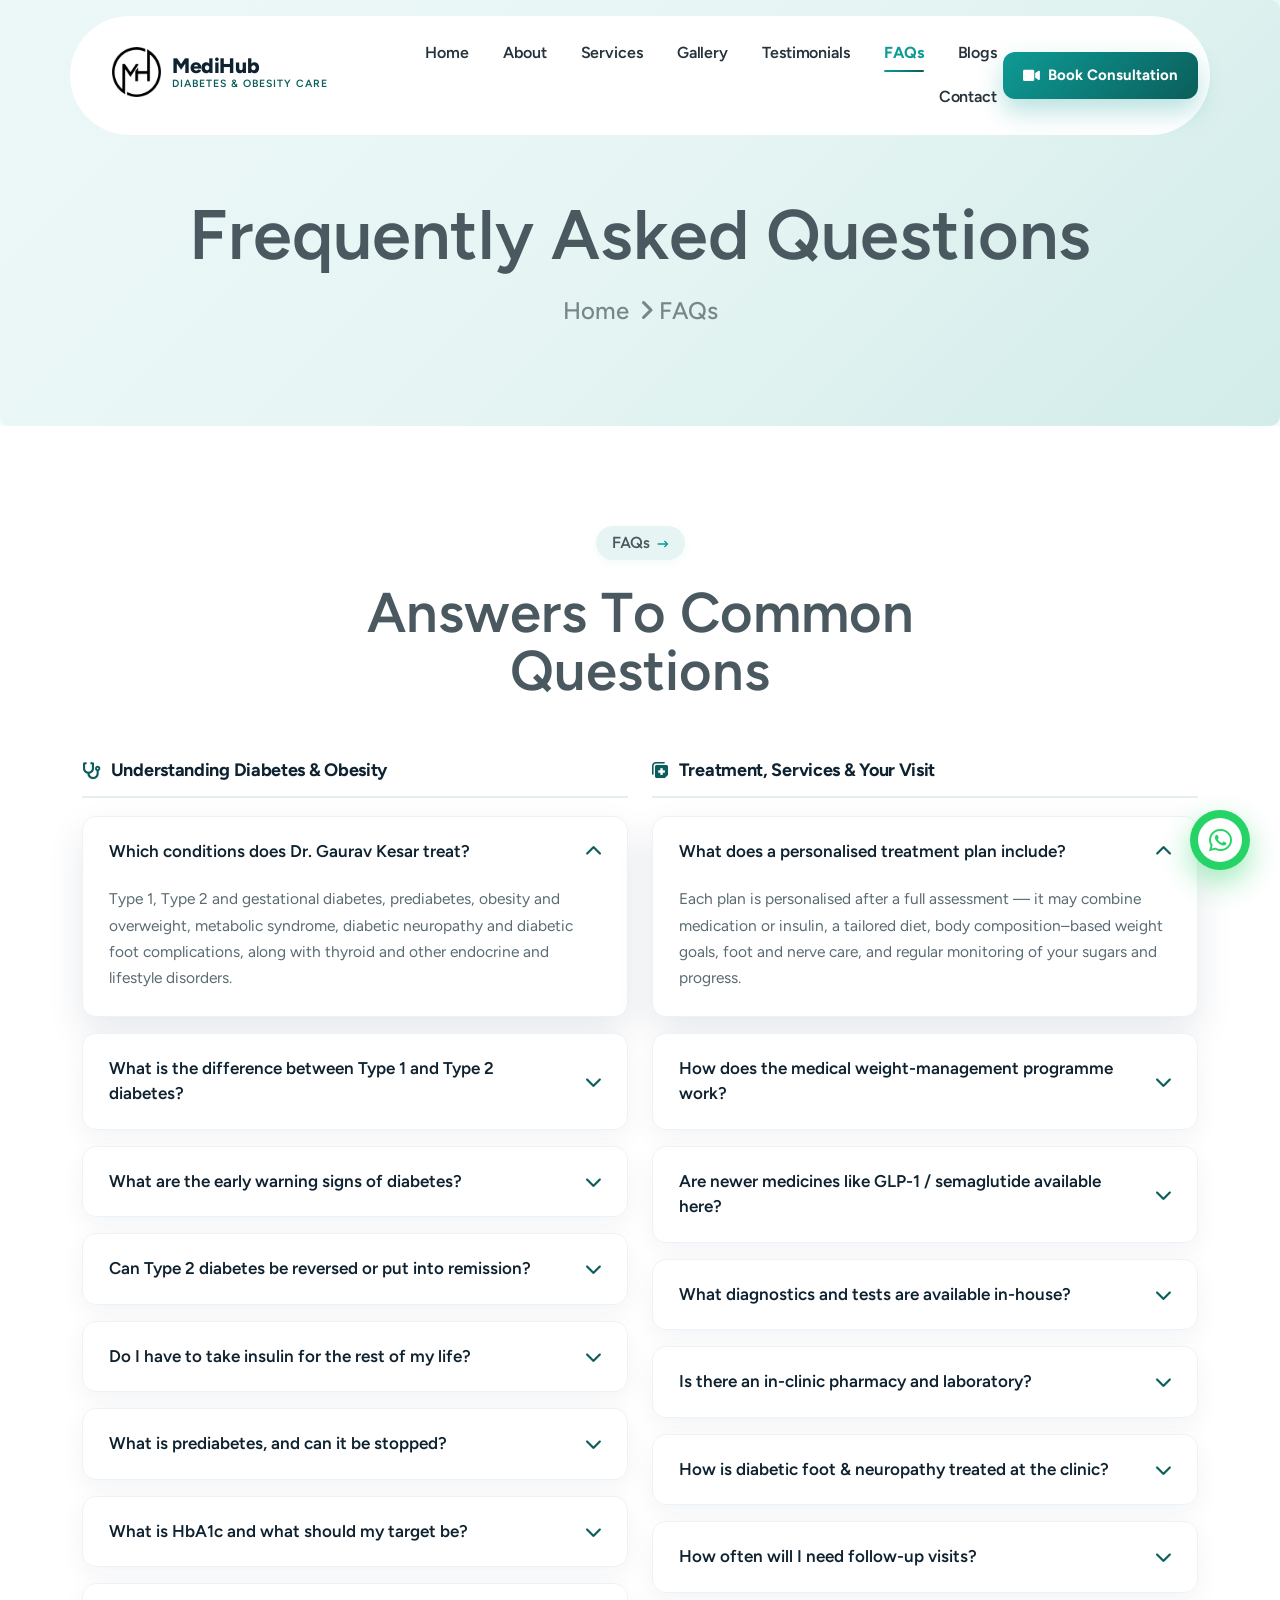
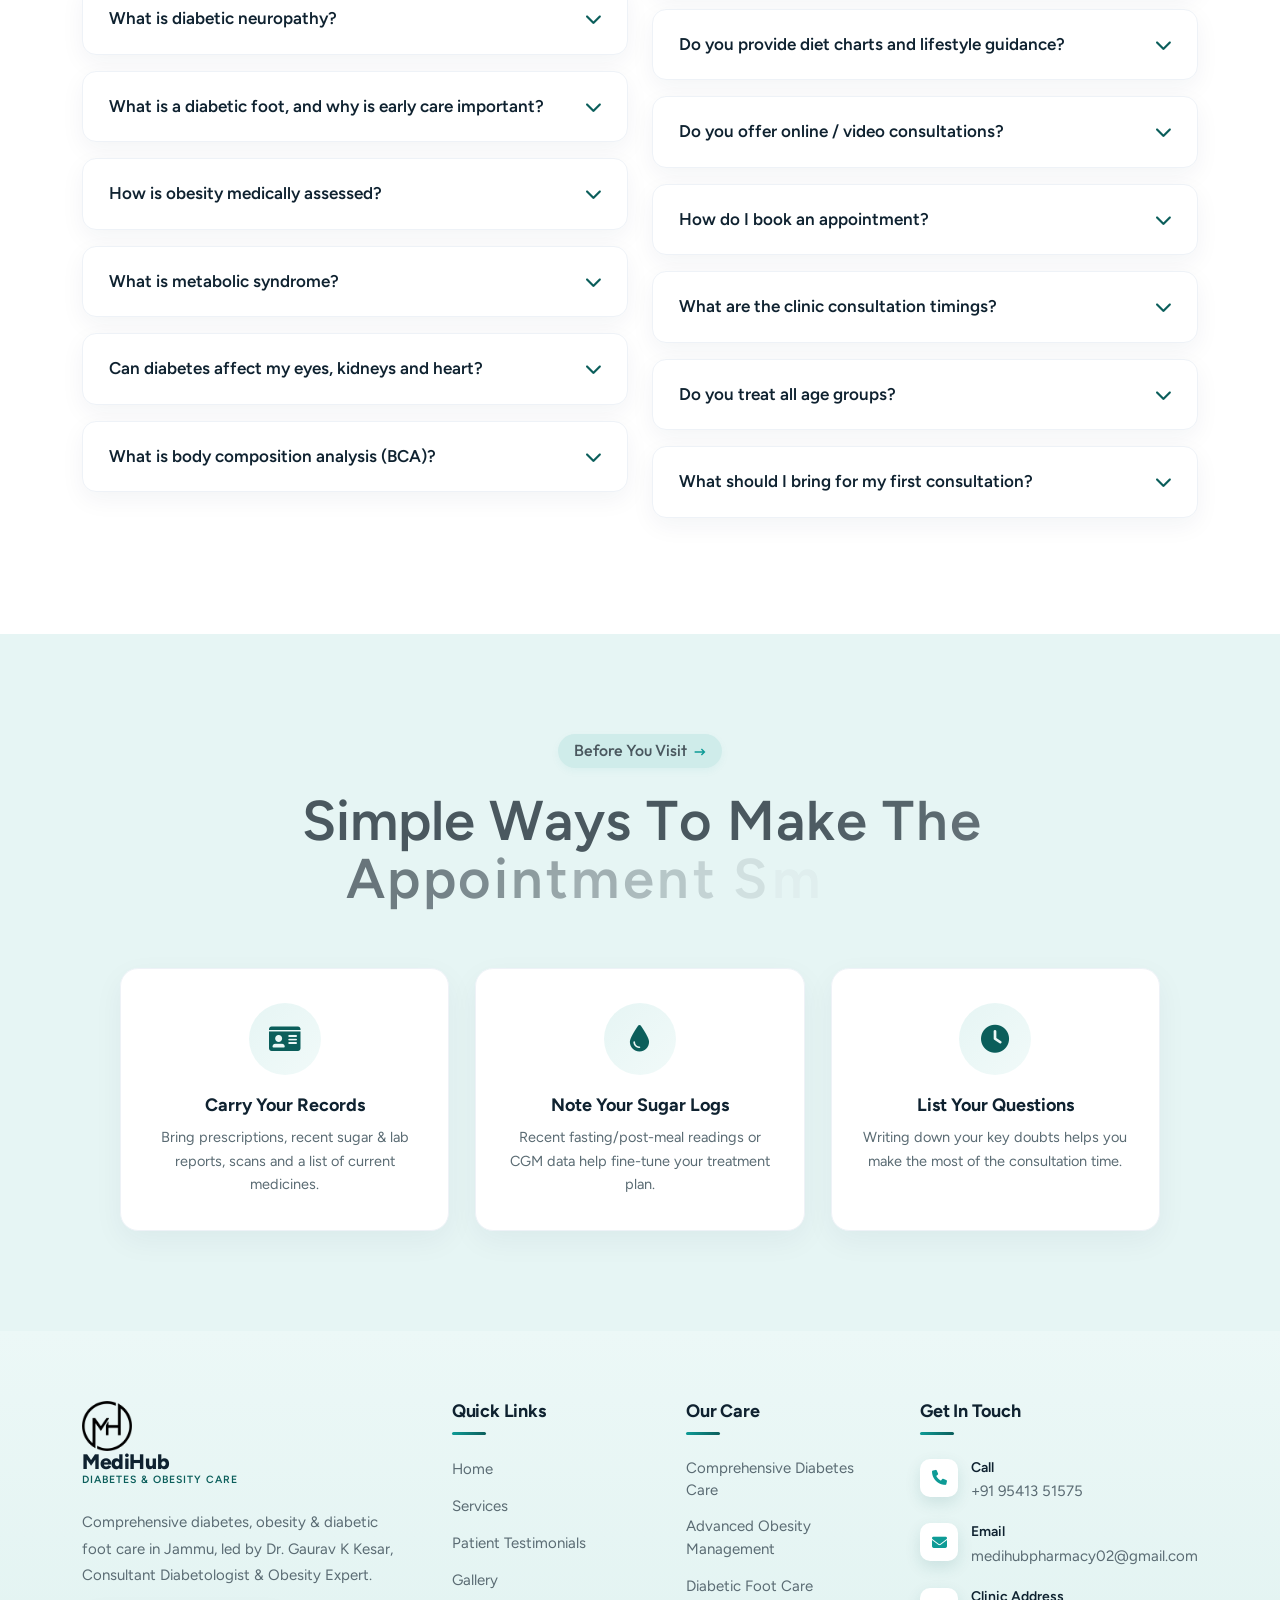
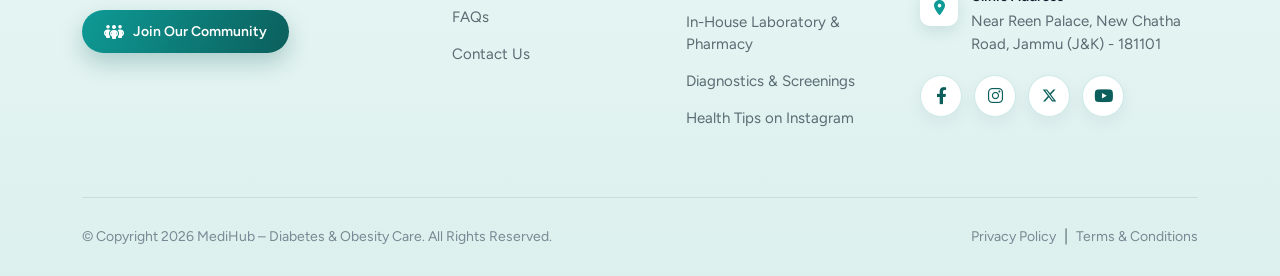
<file: faq.html>
<!DOCTYPE html>
<html lang="en">
<head>
    <meta charset="UTF-8">
    <meta name="viewport" content="width=device-width, initial-scale=1.0">
    <title>FAQs | MediHub – Diabetes &amp; Obesity Care</title>
    <meta name="description" content="Frequently asked questions about diabetes, obesity and diabetic foot care, timings, online consultation and tests at MediHub — Dr. Gaurav K Kesar, Jammu.">

    <!--=====FAB ICON=======-->
    <link rel="icon" type="image/x-icon" href="assets/img/logo/medihub/favicon.ico">
    <link rel="icon" type="image/png" href="assets/img/logo/medihub/medihub-favicon.png">
    <link rel="apple-touch-icon" href="assets/img/logo/medihub/medihub-favicon.png">

    <!--===== CSS LINK =======-->
    <link rel="stylesheet" href="assets/css/plugins/bootstrap.min.css">
    <link rel="stylesheet" href="assets/css/plugins/aos.css">
    <link rel="stylesheet" href="assets/css/plugins/fontawesome.css">
    <link rel="stylesheet" href="assets/css/plugins/magnific-popup.css">
    <link rel="stylesheet" href="assets/css/plugins/owlcarousel.min.css">
    <link rel="stylesheet" href="assets/css/plugins/sidebar.css">
    <link rel="stylesheet" href="assets/css/plugins/slick-slider.css">
    <link rel="stylesheet" href="assets/css/plugins/nice-select.css">
    <link rel="stylesheet" href="assets/css/plugins/swiper-bundle.css">
    <link rel="stylesheet" href="assets/css/main.css">
    <link rel="stylesheet" href="assets/css/custom.css">

    <!--=====  JS SCRIPT LINK =======-->
    <script src="assets/js/plugins/jquery-3-7-1.min.js"></script>
</head>
<body class="homepage1-body">

<!--===== PRELOADER STARTS =======-->
<div class="cs_preloader">
  <div class="cs_preloader_in">
    <div class="cs_wave_first">
      <div class="mh-brand mh-brand--stack"><img loading="eager" decoding="async" src="assets/img/logo/medihub/medihub-mark.png" alt="MediHub" class="mh-brand__mark"><span class="mh-brand__name"><b>MediHub</b></span></div>
      <p style="text-align:center;font-size:14px;color:#0b5e5b;font-weight:600;letter-spacing:.2px;margin-top:14px;">by Dr. Gaurav K Kesar</p>

      <p style="text-align:center;font-size:18px;color:#4a585f;margin-top:10px;">
        Loading
        <span style="animation:dot 1.4s infinite; animation-delay:0s;">.</span>
        <span style="animation:dot 1.4s infinite; animation-delay:0.2s;">.</span>
        <span style="animation:dot 1.4s infinite; animation-delay:0.4s;">.</span>
      </p>
    </div>
  </div>
</div>
<!--===== PRELOADER ENDS =======-->

<!--===== PROGRESS STARTS=======-->
  <!--===== WHATSAPP BOOKING FLOAT =======-->
  <a class="mh-wa-float" href="https://api.whatsapp.com/send/?phone=%2B919541351575&text=Hello%21+I+would+like+to+book+an+appointment.&type=phone_number&app_absent=0" target="_blank" rel="noopener" aria-label="Book an appointment on WhatsApp">
    <i class="fa-brands fa-whatsapp"></i>
    <span class="mh-wa-float__label">Book Appointment</span>
  </a>
 <!--===== PROGRESS ENDS=======-->

<!--=====HEADER START=======-->
<header class="homepage4-body">
  <div id="vl-header-sticky" class="vl-header-area vl-transparent-header">
      <div class="container">
          <div class="row align-items-center row-bg1">
            <div class="col-lg-3 col-6">
              <div class="vl-logo">
                <a href="index.html" class="mh-brand"><img loading="eager" decoding="async" src="assets/img/logo/medihub/medihub-mark.png" alt="MediHub" class="mh-brand__mark"><span class="mh-brand__name"><b>MediHub</b><span>Diabetes &amp; Obesity Care</span></span></a>
              </div>
            </div>
            <div class="col-lg-7 d-none d-lg-block">
              <div class="vl-main-menu mh-nav text-center">
                <nav class="vl-mobile-menu-active">
                  <ul>
                    <li><a href="index.html">Home</a></li>
                    <li><a href="doctor-Gaurav-kumar.html">About</a></li>
                    <li><a href="services.html">Services</a></li>
                    <li><a href="gallery.html">Gallery</a></li>
                    <li><a href="testimonial.html">Testimonials</a></li>
                    <li class="active"><a href="faq.html">FAQs</a></li>
                    <li><a href="https://gkesar.exlyapp.com/blog" target="_blank" rel="noopener">Blogs</a></li>
                    <li><a href="contact.html">Contact</a></li>
                  </ul>
                </nav>
              </div>
            </div>
            <div class="col-lg-2 col-6">
              <div class="mh-header-cta d-none d-lg-flex">
                <a href="https://gkesar.exlyapp.com/checkout/17e59426-9357-4dd4-834e-ffbd6f62610a" target="_blank" rel="noopener" class="mh-nav-btn">
                  <i class="fa-solid fa-video"></i> Book Consultation
                </a>
              </div>
              <div class="vl-header-action-item d-block d-lg-none text-end">
                <button type="button" class="vl-offcanvas-toggle">
                  <i class="fa-solid fa-bars-staggered"></i>
                </button>
              </div>
            </div>
          </div>
        </div>
    </div>
  </header>
 <!--=====HEADER END =======-->

 <!--===== MOBILE HEADER STARTS =======-->
<div class="homepage4-body">
  <div class="vl-offcanvas">
    <div class="vl-offcanvas-wrapper">
        <div class="vl-offcanvas-header">
            <a href="index.html" class="vl-offcanvas-brand mh-brand"><img loading="eager" decoding="async" src="assets/img/logo/medihub/medihub-mark.png" alt="MediHub" class="mh-brand__mark"><span class="mh-brand__name"><b>MediHub</b><span>Diabetes &amp; Obesity Care</span></span></a>
            <button class="vl-offcanvas-close-toggle" aria-label="Close menu">
              <i class="fa-solid fa-xmark"></i>
            </button>
        </div>

        <div class="vl-offcanvas-menu d-lg-none">
            <nav></nav>
        </div>

        <div class="vl-offcanvas-cta">
            <a href="https://api.whatsapp.com/send/?phone=%2B919541351575&amp;text=Hello%21+I+would+like+to+book+an+appointment.&amp;type=phone_number&amp;app_absent=0" target="_blank" rel="noopener" class="moff-btn moff-btn--wa">
              <i class="fa-brands fa-whatsapp"></i> Book on WhatsApp
            </a>
            <a href="https://gkesar.exlyapp.com/checkout/17e59426-9357-4dd4-834e-ffbd6f62610a" target="_blank" rel="noopener" class="moff-btn moff-btn--video">
              <i class="fa-solid fa-video"></i> Video Consultation
            </a>
        </div>

        <div class="vl-offcanvas-contact">
            <a href="tel:+919541351575" class="moff-contact">
              <span class="moff-contact__ic"><i class="fa-solid fa-phone"></i></span>
              <span class="moff-contact__tx"><strong>Call us</strong>+91 95413 51575</span>
            </a>
            <a href="https://www.google.com/maps/place/Dr+Gaurav+Kumar+Kesar+Diabetologist+in+Karanbagh/@32.6719492,74.8334838,17z/data=!4m6!3m5!1s0x391e9bcaa68d5695:0x43d8a303984878a6!8m2!3d32.6719492!4d74.8334838" target="_blank" rel="noopener" class="moff-contact">
              <span class="moff-contact__ic"><i class="fa-solid fa-location-dot"></i></span>
              <span class="moff-contact__tx"><strong>Visit us</strong>Near Reen Palace, New Chatha Road, Jammu (J&K) - 181101</span>
            </a>
        </div>
        <div class="moff-social">
          <a href="https://www.facebook.com/profile.php?id=61580517194959" target="_blank" rel="noopener" aria-label="Facebook"><i class="fa-brands fa-facebook-f"></i></a>
          <a href="https://www.instagram.com/dr_gauravkesar?utm_source=qr" target="_blank" rel="noopener" aria-label="Instagram"><i class="fa-brands fa-instagram"></i></a>
          <a href="https://x.com/DrGauravkesar" target="_blank" rel="noopener" aria-label="X (Twitter)"><svg class="mh-x-icon" viewBox="0 0 24 24" width="1em" height="1em" fill="currentColor" aria-hidden="true"><path d="M18.244 2.25h3.308l-7.227 8.26 8.502 11.24H16.17l-5.214-6.817L4.99 21.75H1.68l7.73-8.835L1.254 2.25H8.08l4.713 6.231zm-1.161 17.52h1.833L7.084 4.126H5.117z"/></svg></a>
          <a href="https://www.youtube.com/@diabetes_obesity_care" target="_blank" rel="noopener" aria-label="YouTube"><i class="fa-brands fa-youtube"></i></a>
        </div>
    </div>
</div>
<div class="vl-offcanvas-overlay"></div>
</div>
<!--===== MOBILE HEADER ENDS =======-->

<!--===== HERO AREA STARTS =======-->
<div class="inner-header-section-area" style="background-image: url(assets/img/all-images/bg/bg5.avif); background-position: center; background-repeat: no-repeat; background-size: cover;">
  <div class="container">
    <div class="row align-items-center">
      <div class="col-lg-12">
        <div class="hero-header">
          <h1 class="text-anime-style-1">Frequently Asked Questions</h1>
          <div class="space28"></div>
          <a href="index.html" class="bradecrumb">Home <i class="fa-solid fa-angle-right"></i>FAQs</a>
        </div>
      </div>
    </div>
  </div>
</div>
<!--===== HERO AREA ENDS =======-->

<!--===== FAQ AREA STARTS =======-->
<div class="about4-section-area sp1 sec-w">
  <div class="container">
    <div class="row">
      <div class="col-lg-8 m-auto">
        <div class="heading4 text-center space-margin60" data-aos="fade-up">
          <h5 class="vl-section-subtitle">FAQs <svg xmlns="http://www.w3.org/2000/svg" width="13" height="8" viewBox="0 0 13 8" fill="none"><path d="M0.667969 4.00033H11.049M8.00137 7.33366L11.3346 4.00033L8.0013 0.666992" stroke="#0e9b96" stroke-width="1.5"/></svg></h5>
          <div class="space24"></div>
          <h2 class="vl-section-title text-anime-style-3">Answers To Common Questions</h2>
        </div>
      </div>
    </div>

    <div class="row">
      <div class="col-lg-12">

        <div class="cnsc-faq cnsc-faq--2col">

          <!-- LEFT: understanding the conditions -->
          <div class="cnsc-faq__col">
            <h3 class="cnsc-faq__col-title"><i class="fa-solid fa-stethoscope"></i> Understanding Diabetes &amp; Obesity</h3>

            <details class="cnsc-faq__item" open data-aos="fade-up" data-aos-duration="450">
              <summary>Which conditions does Dr. Gaurav Kesar treat? <i class="fa-solid fa-chevron-down"></i></summary>
              <div class="cnsc-faq__a">Type 1, Type 2 and gestational diabetes, prediabetes, obesity and overweight, metabolic syndrome, diabetic neuropathy and diabetic foot complications, along with thyroid and other endocrine and lifestyle disorders.</div>
            </details>

            <details class="cnsc-faq__item" data-aos="fade-up" data-aos-duration="450">
              <summary>What is the difference between Type 1 and Type 2 diabetes? <i class="fa-solid fa-chevron-down"></i></summary>
              <div class="cnsc-faq__a">In Type 1 diabetes the immune system stops the body from making insulin, so insulin is needed from diagnosis; it often appears in children and young adults. Type 2 is far more common and develops when the body becomes resistant to insulin &mdash; usually linked to lifestyle, weight and genetics &mdash; and is managed with diet, medication and, when needed, insulin.</div>
            </details>

            <details class="cnsc-faq__item" data-aos="fade-up" data-aos-duration="450">
              <summary>What are the early warning signs of diabetes? <i class="fa-solid fa-chevron-down"></i></summary>
              <div class="cnsc-faq__a">Frequent urination, excessive thirst and hunger, unexplained weight loss, tiredness, blurred vision, slow-healing wounds and tingling in the hands or feet. If you notice these, get your blood sugar checked early.</div>
            </details>

            <details class="cnsc-faq__item" data-aos="fade-up" data-aos-duration="450">
              <summary>Can Type 2 diabetes be reversed or put into remission? <i class="fa-solid fa-chevron-down"></i></summary>
              <div class="cnsc-faq__a">For many people with Type 2 diabetes, sustained weight loss, dietary change and a supervised treatment plan can bring blood sugars back into the normal range &mdash; often called remission. It is not a permanent cure: regular monitoring and a healthy lifestyle are needed to maintain it.</div>
            </details>

            <details class="cnsc-faq__item" data-aos="fade-up" data-aos-duration="450">
              <summary>Do I have to take insulin for the rest of my life? <i class="fa-solid fa-chevron-down"></i></summary>
              <div class="cnsc-faq__a">Not always. Whether you need insulin &mdash; and for how long &mdash; depends on your type of diabetes and how well it is controlled. Many people with Type 2 manage with tablets and lifestyle, while some need insulin temporarily or long-term.</div>
            </details>

            <details class="cnsc-faq__item" data-aos="fade-up" data-aos-duration="450">
              <summary>What is prediabetes, and can it be stopped? <i class="fa-solid fa-chevron-down"></i></summary>
              <div class="cnsc-faq__a">Prediabetes means your blood sugar is higher than normal but not yet in the diabetes range. It is a warning stage &mdash; with timely diet, weight loss and lifestyle changes, progression to full diabetes can often be prevented.</div>
            </details>

            <details class="cnsc-faq__item" data-aos="fade-up" data-aos-duration="450">
              <summary>What is HbA1c and what should my target be? <i class="fa-solid fa-chevron-down"></i></summary>
              <div class="cnsc-faq__a">HbA1c reflects your average blood sugar over the past 2&ndash;3 months. For most adults with diabetes a target below 7% is common, but the right goal is individual &mdash; your doctor will set it based on your age, health and treatment.</div>
            </details>

            <details class="cnsc-faq__item" data-aos="fade-up" data-aos-duration="450">
              <summary>What is diabetic neuropathy? <i class="fa-solid fa-chevron-down"></i></summary>
              <div class="cnsc-faq__a">Diabetic neuropathy is nerve damage caused by long-standing high blood sugar, most often felt as tingling, burning or numbness in the feet. Early screening matters because reduced sensation can lead to unnoticed injuries and foot ulcers.</div>
            </details>

            <details class="cnsc-faq__item" data-aos="fade-up" data-aos-duration="450">
              <summary>What is a diabetic foot, and why is early care important? <i class="fa-solid fa-chevron-down"></i></summary>
              <div class="cnsc-faq__a">A diabetic foot develops when nerve damage and poor circulation make wounds heal slowly and become infected. Early foot assessment, neuropathy screening and proper care help prevent ulcers and more serious complications.</div>
            </details>

            <details class="cnsc-faq__item" data-aos="fade-up" data-aos-duration="450">
              <summary>How is obesity medically assessed? <i class="fa-solid fa-chevron-down"></i></summary>
              <div class="cnsc-faq__a">Obesity is assessed with more than just weight &mdash; BMI, waist measurement and a body composition analysis (body fat, visceral fat and muscle mass), together with a metabolic profile, give a complete and accurate picture.</div>
            </details>

            <details class="cnsc-faq__item" data-aos="fade-up" data-aos-duration="450">
              <summary>What is metabolic syndrome? <i class="fa-solid fa-chevron-down"></i></summary>
              <div class="cnsc-faq__a">Metabolic syndrome is a cluster of conditions &mdash; abdominal obesity, high blood pressure, high blood sugar and abnormal cholesterol &mdash; that together raise the risk of diabetes, heart disease and stroke.</div>
            </details>

            <details class="cnsc-faq__item" data-aos="fade-up" data-aos-duration="450">
              <summary>Can diabetes affect my eyes, kidneys and heart? <i class="fa-solid fa-chevron-down"></i></summary>
              <div class="cnsc-faq__a">Yes. Over time, poorly controlled diabetes can affect the eyes, kidneys, heart, nerves and feet. Good blood-sugar control and regular screening are the best way to protect these organs.</div>
            </details>

            <details class="cnsc-faq__item" data-aos="fade-up" data-aos-duration="450">
              <summary>What is body composition analysis (BCA)? <i class="fa-solid fa-chevron-down"></i></summary>
              <div class="cnsc-faq__a">Body Composition Analysis measures your body fat, visceral (belly) fat, skeletal muscle mass and basal metabolic rate. It helps tailor your weight and diabetes plan far more precisely than weight alone.</div>
            </details>

          </div>

          <!-- RIGHT: treatment, services & your visit -->
          <div class="cnsc-faq__col">
            <h3 class="cnsc-faq__col-title"><i class="fa-solid fa-notes-medical"></i> Treatment, Services &amp; Your Visit</h3>

            <details class="cnsc-faq__item" open data-aos="fade-up" data-aos-duration="450">
              <summary>What does a personalised treatment plan include? <i class="fa-solid fa-chevron-down"></i></summary>
              <div class="cnsc-faq__a">Each plan is personalised after a full assessment &mdash; it may combine medication or insulin, a tailored diet, body composition&ndash;based weight goals, foot and nerve care, and regular monitoring of your sugars and progress.</div>
            </details>

            <details class="cnsc-faq__item" data-aos="fade-up" data-aos-duration="450">
              <summary>How does the medical weight-management programme work? <i class="fa-solid fa-chevron-down"></i></summary>
              <div class="cnsc-faq__a">Obesity care is physician-supervised and evidence-based &mdash; it begins with body composition analysis, followed by a personalised diet chart, medical therapies where appropriate, and regular progress reviews.</div>
            </details>

            <details class="cnsc-faq__item" data-aos="fade-up" data-aos-duration="450">
              <summary>Are newer medicines like GLP-1 / semaglutide available here? <i class="fa-solid fa-chevron-down"></i></summary>
              <div class="cnsc-faq__a">Newer therapies such as GLP-1 medicines are used where clinically appropriate, always under medical supervision and as part of a complete plan &mdash; never as a standalone shortcut.</div>
            </details>

            <details class="cnsc-faq__item" data-aos="fade-up" data-aos-duration="450">
              <summary>What diagnostics and tests are available in-house? <i class="fa-solid fa-chevron-down"></i></summary>
              <div class="cnsc-faq__a">A complete range &mdash; blood tests, HbA1c, body composition analysis (BMC/BCA), neurostim &amp; neuropathy testing, diabetic foot assessment, spirometry, hand-grip strength and ECG &mdash; all under one roof.</div>
            </details>

            <details class="cnsc-faq__item" data-aos="fade-up" data-aos-duration="450">
              <summary>Is there an in-clinic pharmacy and laboratory? <i class="fa-solid fa-chevron-down"></i></summary>
              <div class="cnsc-faq__a">Yes. The clinic has an in-house laboratory and pharmacy, so your tests, diagnosis, medicines and follow-up can all happen in a single visit.</div>
            </details>

            <details class="cnsc-faq__item" data-aos="fade-up" data-aos-duration="450">
              <summary>How is diabetic foot &amp; neuropathy treated at the clinic? <i class="fa-solid fa-chevron-down"></i></summary>
              <div class="cnsc-faq__a">Diabetic foot and neuropathy are managed with screening and neurostim therapy, wound and foot care, footwear and lifestyle advice, and tight blood-sugar control to prevent further nerve and circulation damage.</div>
            </details>

            <details class="cnsc-faq__item" data-aos="fade-up" data-aos-duration="450">
              <summary>How often will I need follow-up visits? <i class="fa-solid fa-chevron-down"></i></summary>
              <div class="cnsc-faq__a">Follow-up depends on your condition and how stable your sugars are &mdash; newly diagnosed patients or those changing treatment need closer review, while well-controlled patients are seen periodically. Your doctor will advise a schedule.</div>
            </details>

            <details class="cnsc-faq__item" data-aos="fade-up" data-aos-duration="450">
              <summary>Do you provide diet charts and lifestyle guidance? <i class="fa-solid fa-chevron-down"></i></summary>
              <div class="cnsc-faq__a">Yes. Personalised diet charts and practical lifestyle guidance &mdash; food, activity and daily routine &mdash; are a core part of both diabetes and weight management here.</div>
            </details>

            <details class="cnsc-faq__item" data-aos="fade-up" data-aos-duration="450">
              <summary>Do you offer online / video consultations? <i class="fa-solid fa-chevron-down"></i></summary>
              <div class="cnsc-faq__a">Yes. Online consultation slots are available every day from 4:00 PM to 5:00 PM. Call or WhatsApp in advance to book and confirm your slot.</div>
            </details>

            <details class="cnsc-faq__item" data-aos="fade-up" data-aos-duration="450">
              <summary>How do I book an appointment? <i class="fa-solid fa-chevron-down"></i></summary>
              <div class="cnsc-faq__a">Appointments are confirmed in advance over the phone or WhatsApp. Call <a href="tel:+919541351575">+91 95413 51575</a> to book an in-person or online consultation.</div>
            </details>

            <details class="cnsc-faq__item" data-aos="fade-up" data-aos-duration="450">
              <summary>What are the clinic consultation timings? <i class="fa-solid fa-chevron-down"></i></summary>
              <div class="cnsc-faq__a">In-person: Monday to Wednesday and Friday &amp; Saturday, 2:30 PM to 7:30 PM; Sunday, 10:00 AM to 2:00 PM. Thursday is the weekly off. Online consultation is available daily, 4:00 PM to 5:00 PM.</div>
            </details>

            <details class="cnsc-faq__item" data-aos="fade-up" data-aos-duration="450">
              <summary>Do you treat all age groups? <i class="fa-solid fa-chevron-down"></i></summary>
              <div class="cnsc-faq__a">Yes. The clinic welcomes patients of all ages &mdash; children, young adults and the elderly &mdash; with no upper or lower age limit.</div>
            </details>

            <details class="cnsc-faq__item" data-aos="fade-up" data-aos-duration="450">
              <summary>What should I bring for my first consultation? <i class="fa-solid fa-chevron-down"></i></summary>
              <div class="cnsc-faq__a">Please bring previous prescriptions, recent sugar and lab reports, any scans, your glucose-monitoring logs and a list of your current medications.</div>
            </details>

          </div>

        </div>

        </div>

      </div>
    </div>
  </div>
</div>
<!--===== FAQ AREA ENDS =======-->

<!--===== BEFORE YOU VISIT STARTS =======-->
<div class="about4-section-area sp1 sec-b">
  <div class="container">
    <div class="row">
      <div class="col-lg-8 m-auto">
        <div class="heading4 text-center space-margin60" data-aos="fade-up">
          <h5 class="vl-section-subtitle">Before You Visit <svg xmlns="http://www.w3.org/2000/svg" width="13" height="8" viewBox="0 0 13 8" fill="none"><path d="M0.667969 4.00033H11.049M8.00137 7.33366L11.3346 4.00033L8.0013 0.666992" stroke="#0e9b96" stroke-width="1.5"/></svg></h5>
          <div class="space24"></div>
          <h2 class="vl-section-title text-anime-style-3">Simple Ways To Make The Appointment Smoother</h2>
        </div>
      </div>
    </div>

    <div class="row">
      <div class="col-lg-12">
        <div class="cnsc-trust__row cnsc-trust__row--3">

          <div class="cnsc-trust-card" data-aos="fade-up" data-aos-duration="450">
            <div class="cnsc-trust-card__ic"><i class="fa-solid fa-id-card"></i></div>
            <h4>Carry Your Records</h4>
            <p>Bring prescriptions, recent sugar &amp; lab reports, scans and a list of current medicines.</p>
          </div>

          <div class="cnsc-trust-card" data-aos="fade-up" data-aos-duration="450">
            <div class="cnsc-trust-card__ic"><i class="fa-solid fa-droplet"></i></div>
            <h4>Note Your Sugar Logs</h4>
            <p>Recent fasting/post-meal readings or CGM data help fine-tune your treatment plan.</p>
          </div>

          <div class="cnsc-trust-card" data-aos="fade-up" data-aos-duration="450">
            <div class="cnsc-trust-card__ic"><i class="fa-solid fa-clock"></i></div>
            <h4>List Your Questions</h4>
            <p>Writing down your key doubts helps you make the most of the consultation time.</p>
          </div>

        </div>
          </div>

        </div>
      </div>
    </div>
  </div>
</div>
<!--===== BEFORE YOU VISIT ENDS =======-->

<!--===== FOOTER AREA STARTS =======-->
<footer class="cnsc-footer">
  <div class="container">

    <!-- COLUMNS -->
    <div class="cnsc-footer__grid">

      <!-- Brand -->
      <div class="cnsc-footer__brand">
        <a href="index.html" class="mh-brand cnsc-footer__logo"><img loading="eager" decoding="async" src="assets/img/logo/medihub/medihub-mark.png" alt="MediHub" class="mh-brand__mark"><span class="mh-brand__name"><b>MediHub</b><span>Diabetes &amp; Obesity Care</span></span></a>
        <p>Comprehensive diabetes, obesity &amp; diabetic foot care in Jammu, led by Dr. Gaurav K Kesar, Consultant Diabetologist &amp; Obesity Expert.</p>
        <a class="cnsc-footer__join" href="https://gkesar.exlyapp.com/checkout/5d903660-720f-4704-bcb5-bd7d083753ff"
            target="_blank" rel="noopener">
            <i class="fa-solid fa-people-group"></i> Join Our Community
          </a>
      </div>

      <!-- Quick Links -->
      <div class="cnsc-footer__col">
        <h4>Quick Links</h4>
        <ul>
          <li><a href="index.html">Home</a></li>
          <li><a href="services.html">Services</a></li>
          <li><a href="testimonial.html">Patient Testimonials</a></li>
          <li><a href="gallery.html">Gallery</a></li>
          <li><a href="faq.html">FAQs</a></li>
          <li><a href="contact.html">Contact Us</a></li>
        </ul>
      </div>

      <!-- Our Care -->
      <div class="cnsc-footer__col">
        <h4>Our Care</h4>
        <ul>
          <li><a href="services.html">Comprehensive Diabetes Care</a></li>
          <li><a href="services.html">Advanced Obesity Management</a></li>
          <li><a href="services.html">Diabetic Foot Care</a></li>
          <li><a href="services.html">In-House Laboratory &amp; Pharmacy</a></li>
          <li><a href="services.html">Diagnostics &amp; Screenings</a></li>
          <li><a href="https://www.instagram.com/dr_gauravkesar?utm_source=qr" target="_blank" rel="noopener">Health Tips on Instagram</a></li>
        </ul>
      </div>

      <!-- Contact -->
      <div class="cnsc-footer__col cnsc-footer__contact">
        <h4>Get In Touch</h4>
        <ul>
          <li>
            <span class="ci-ic"><i class="fa-solid fa-phone"></i></span>
            <span class="ci-tx"><strong>Call</strong><a href="tel:+919541351575">+91 95413 51575</a></span>
          </li>
          <li>
              <span class="ci-ic"><i class="fa-solid fa-envelope"></i></span>
              <span class="ci-tx"><strong>Email</strong><a href="mailto:medihubpharmacy02@gmail.com">medihubpharmacy02@gmail.com</a></span>
            </li>
          <li>
            <span class="ci-ic"><i class="fa-solid fa-location-dot"></i></span>
            <span class="ci-tx"><strong>Clinic Address</strong><a href="https://www.google.com/maps/place/Dr+Gaurav+Kumar+Kesar+Diabetologist+in+Karanbagh/@32.6719492,74.8334838,17z/data=!4m6!3m5!1s0x391e9bcaa68d5695:0x43d8a303984878a6!8m2!3d32.6719492!4d74.8334838" target="_blank" rel="noopener">Near Reen Palace, New Chatha Road, Jammu (J&K) - 181101</a></span>
          </li>
        </ul>
          <div class="cnsc-footer__social">
            <a href="https://www.facebook.com/profile.php?id=61580517194959" target="_blank" rel="noopener" aria-label="Facebook"><i class="fa-brands fa-facebook-f"></i></a>
            <a href="https://www.instagram.com/dr_gauravkesar?utm_source=qr" target="_blank" rel="noopener" aria-label="Instagram"><i class="fa-brands fa-instagram"></i></a>
            <a href="https://x.com/DrGauravkesar" target="_blank" rel="noopener" aria-label="X (Twitter)"><svg class="mh-x-icon" viewBox="0 0 24 24" width="1em" height="1em" fill="currentColor" aria-hidden="true"><path d="M18.244 2.25h3.308l-7.227 8.26 8.502 11.24H16.17l-5.214-6.817L4.99 21.75H1.68l7.73-8.835L1.254 2.25H8.08l4.713 6.231zm-1.161 17.52h1.833L7.084 4.126H5.117z"/></svg></a>
            <a href="https://www.youtube.com/@diabetes_obesity_care" target="_blank" rel="noopener" aria-label="YouTube"><i class="fa-brands fa-youtube"></i></a>
          </div>
      </div>

    </div>

    <!-- BOTTOM BAR -->
    <div class="cnsc-footer__bottom">
      <p>&copy; Copyright 2026 MediHub – Diabetes &amp; Obesity Care. All Rights Reserved.</p>
      <ul>
        <li><a href="#">Privacy Policy</a></li>
        <li><span>|</span></li>
        <li><a href="#">Terms &amp; Conditions</a></li>
      </ul>
    </div>

  </div>
</footer>
<!--===== FOOTER AREA ENDS =======-->

<!--===== JS SCRIPT LINK =======-->
<script src="assets/js/plugins/bootstrap.min.js"></script>
<script src="assets/js/plugins/fontawesome.js"></script>
<script src="assets/js/plugins/aos.js"></script>
<script src="assets/js/plugins/counter.js"></script>
<script src="assets/js/plugins/gsap.min.js"></script>
<script src="assets/js/plugins/ScrollTrigger.min.js"></script>
<script src="assets/js/plugins/Splitetext.js"></script>
<script src="assets/js/plugins/SmoothScroll.js"></script>
<script src="assets/js/plugins/sidebar.js"></script>
<script src="assets/js/plugins/magnific-popup.js"></script>
<script src="assets/js/plugins/mobilemenu.js"></script>
<script src="assets/js/plugins/owlcarousel.min.js"></script>
<script src="assets/js/plugins/nice-select.js"></script>
<script src="assets/js/plugins/waypoints.js"></script>
<script src="assets/js/plugins/slick-slider.js"></script>
<script src="assets/js/plugins/circle-progress.js"></script>
<script src="assets/js/plugins/swiper.js"></script>
<script src="assets/js/main.js"></script>

</body>
</html>
</file>
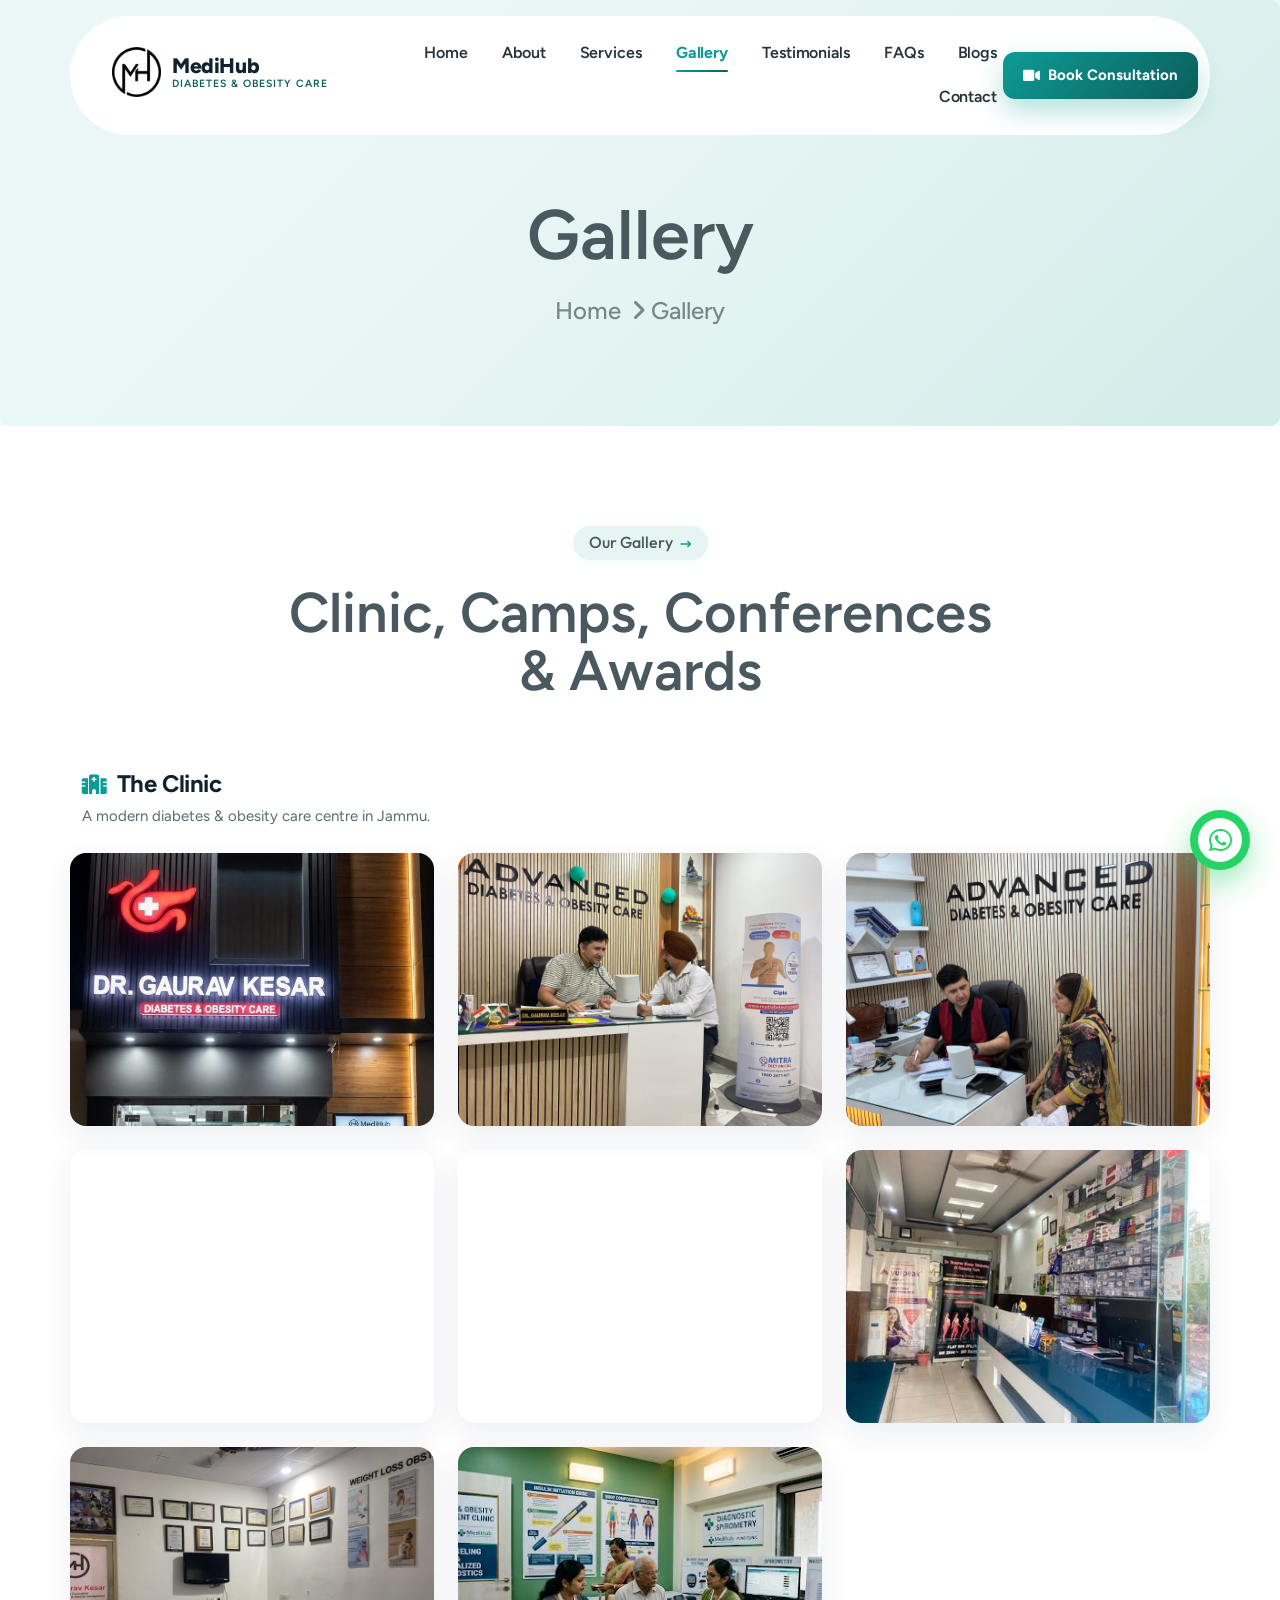
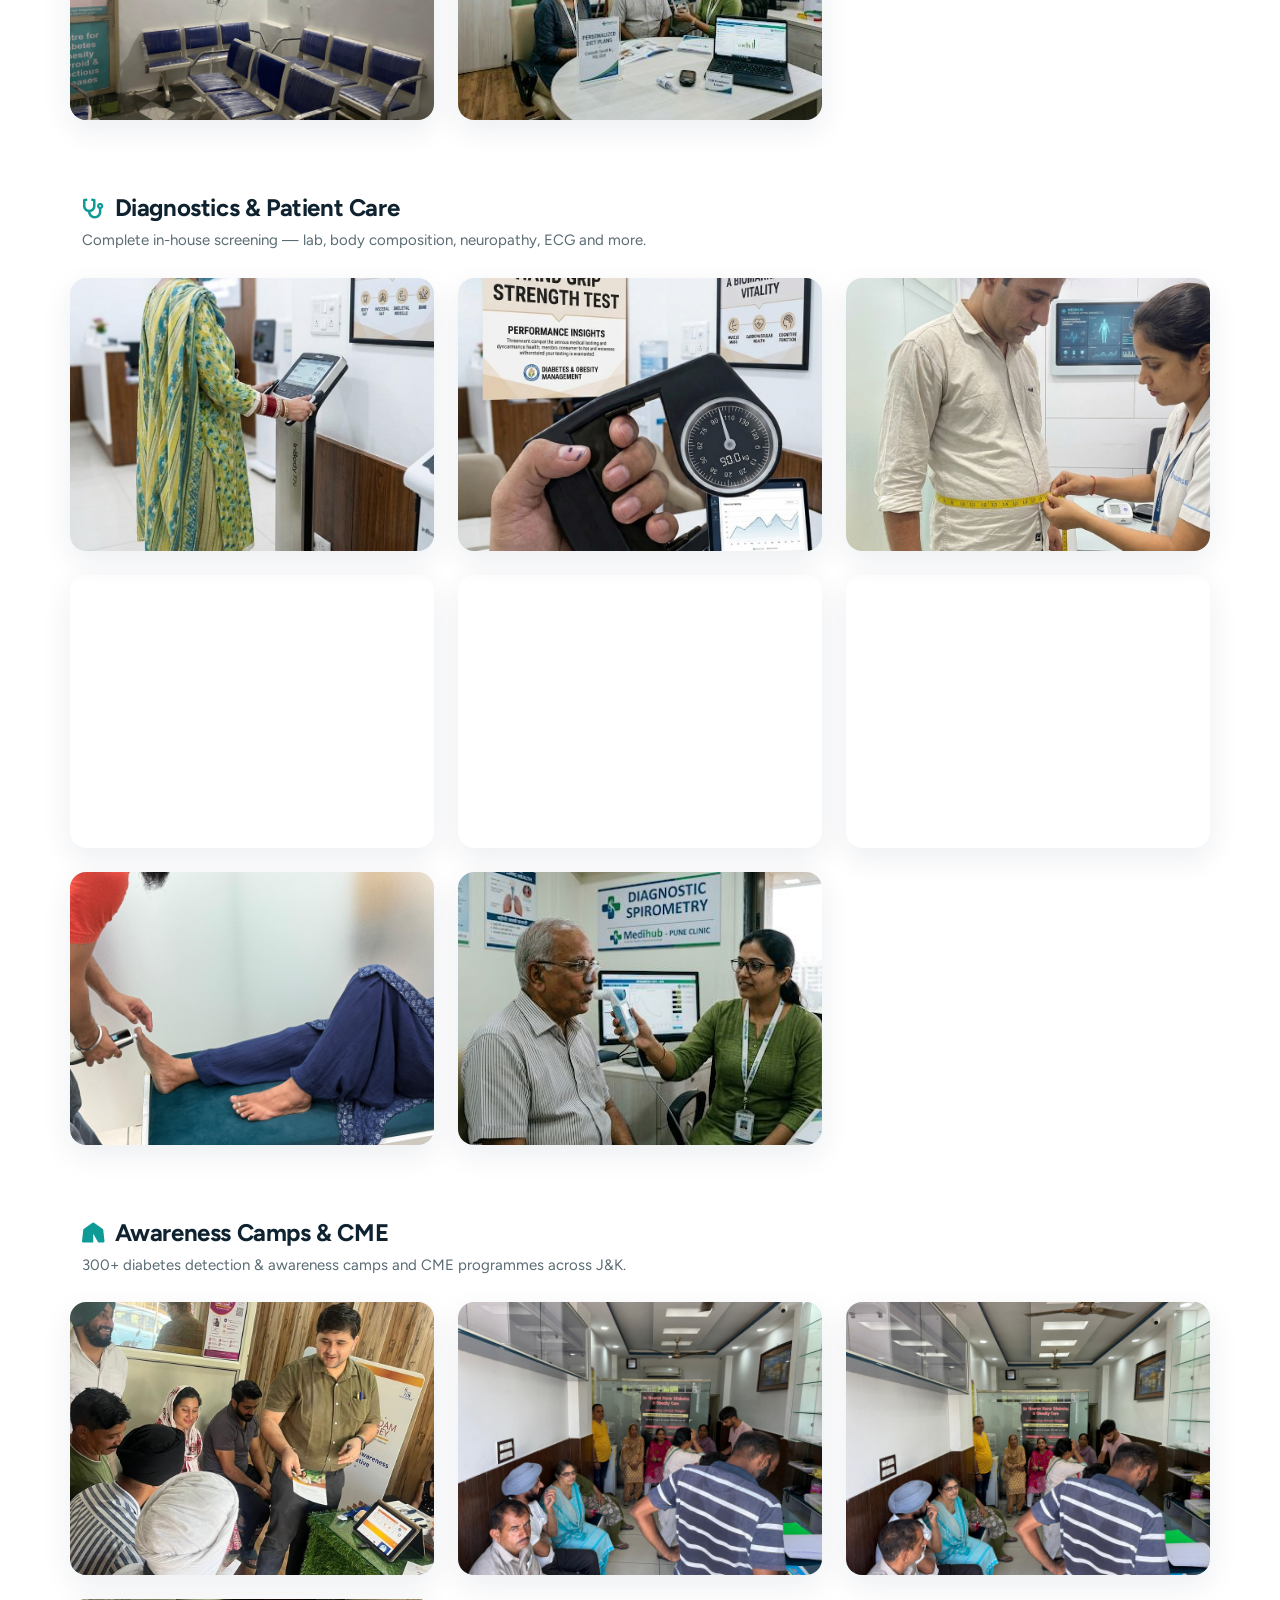
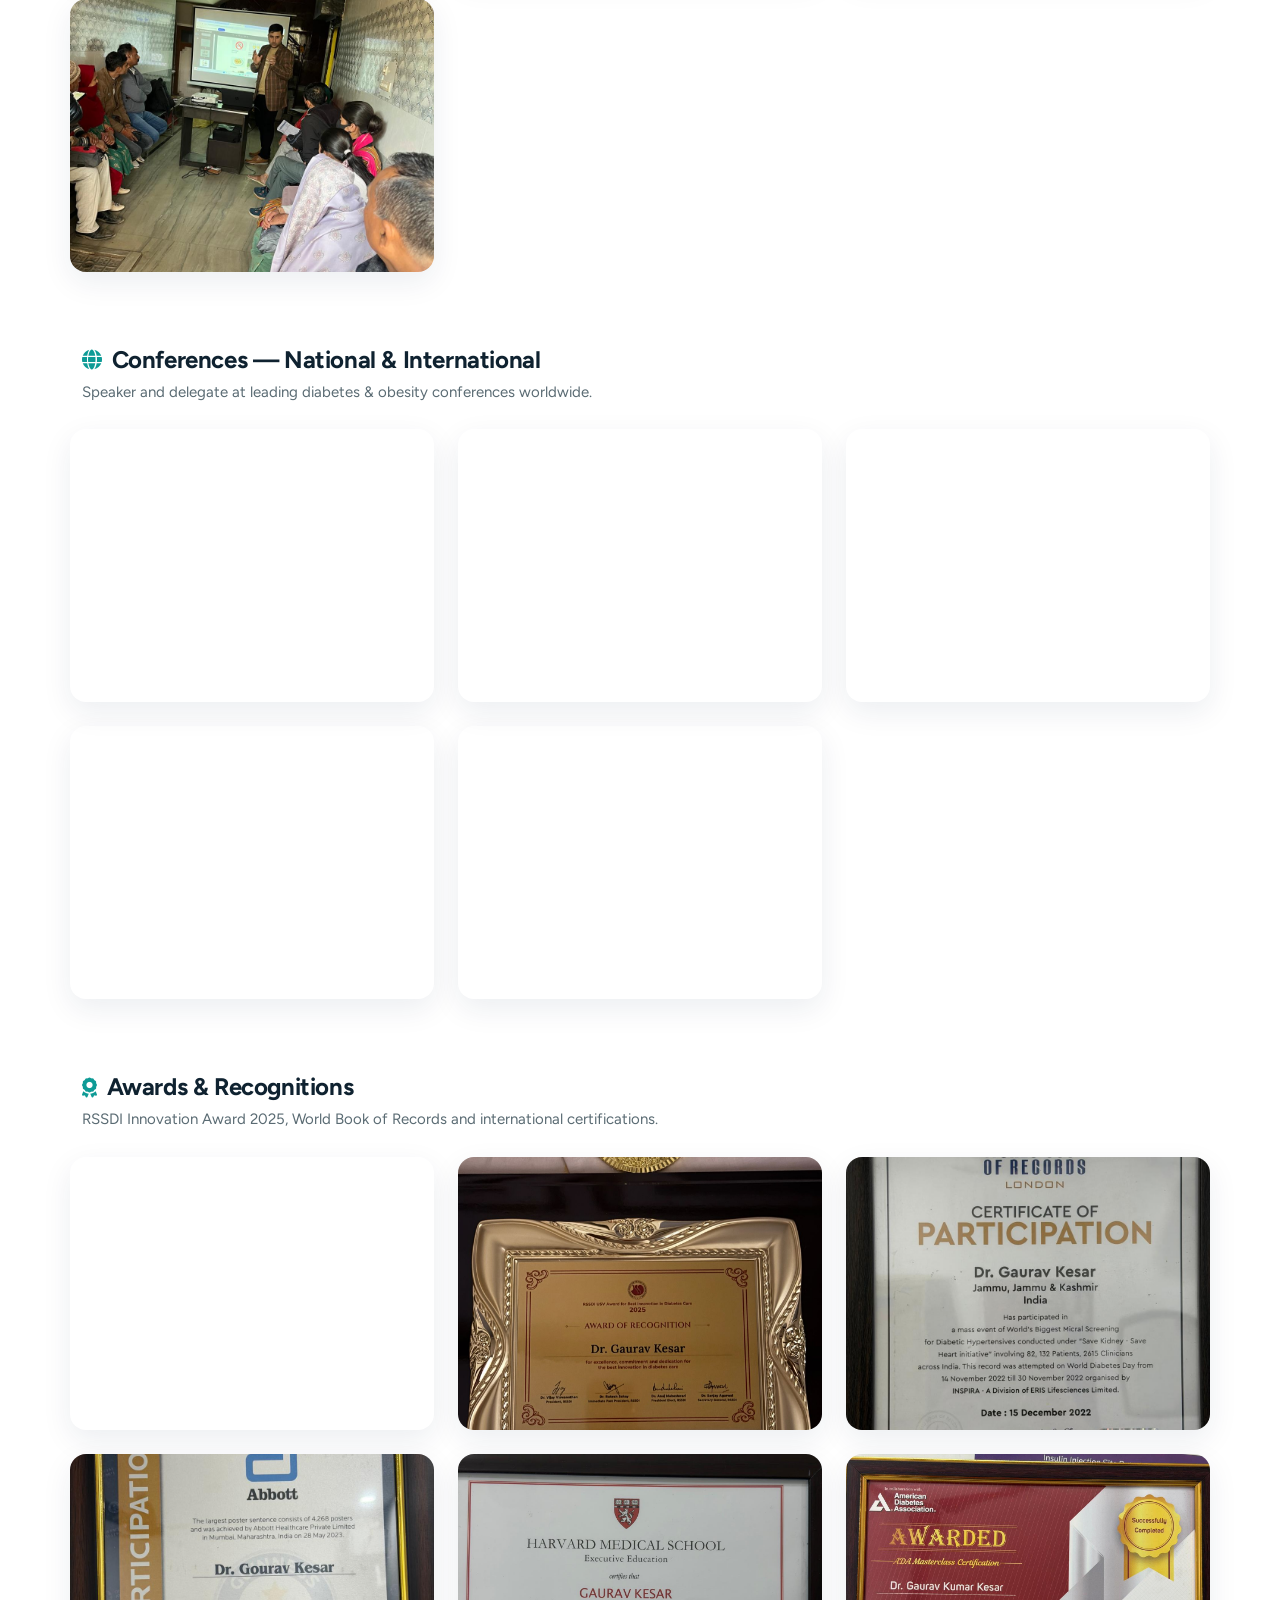
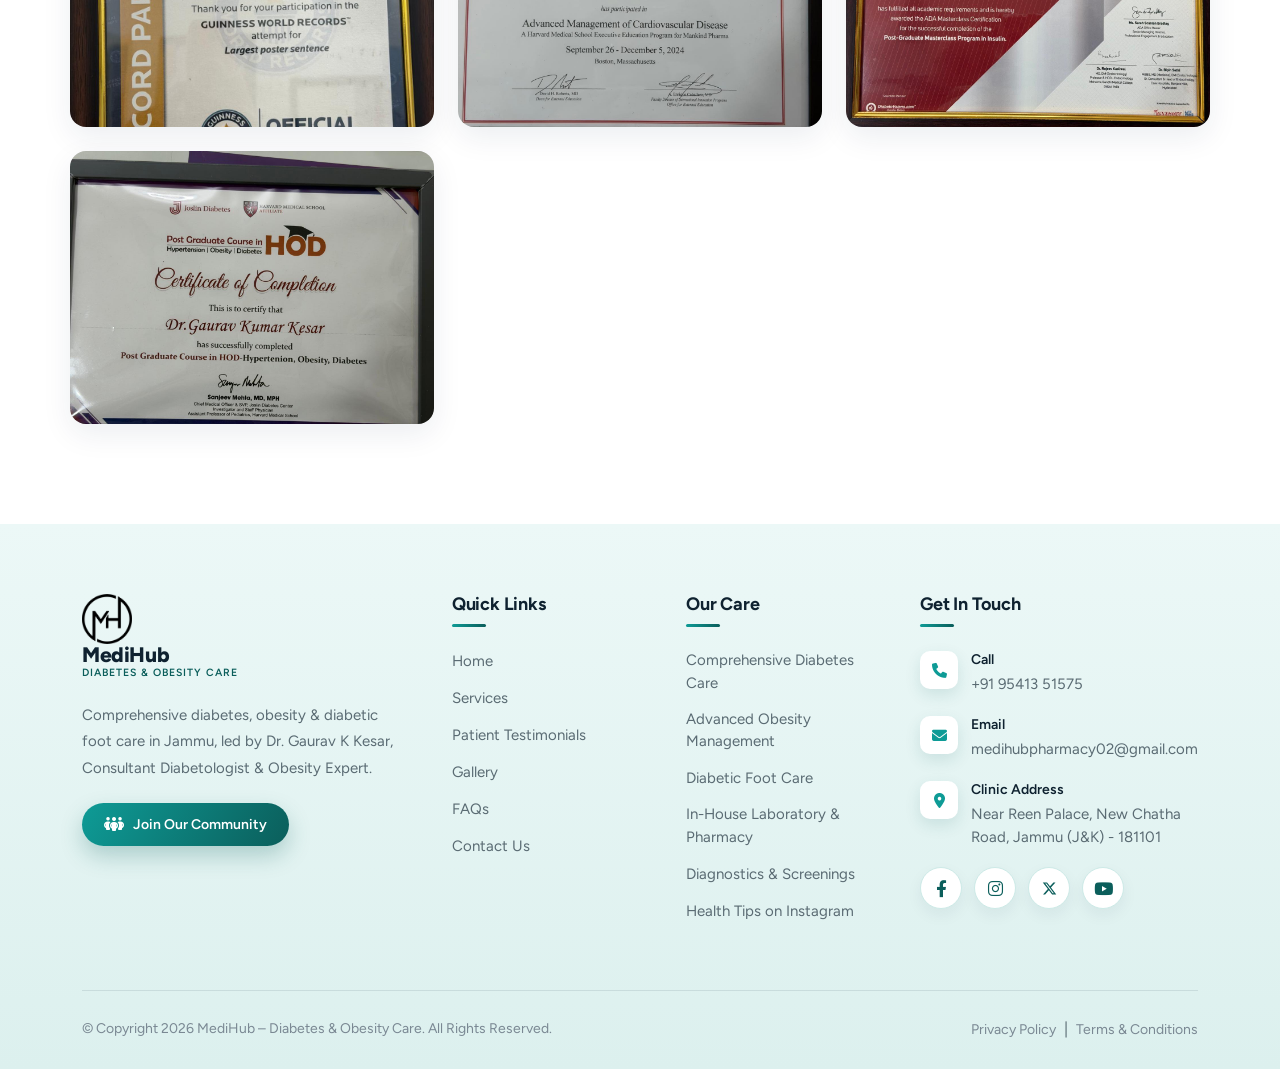
<file: gallery.html>
<!DOCTYPE html>
<html lang="en">
<head>
    <meta charset="UTF-8">
    <meta name="viewport" content="width=device-width, initial-scale=1.0">
    <title>Gallery | MediHub – Diabetes &amp; Obesity Care</title>
    <meta name="description" content="Photo gallery of MediHub — Dr. Gaurav K Kesar: the clinic, diagnostics, diabetes awareness camps, national &amp; international conferences and awards in Jammu.">

    <!--=====FAB ICON=======-->
    <link rel="icon" type="image/x-icon" href="assets/img/logo/medihub/favicon.ico">
    <link rel="icon" type="image/png" href="assets/img/logo/medihub/medihub-favicon.png">
    <link rel="apple-touch-icon" href="assets/img/logo/medihub/medihub-favicon.png">

    <!--===== CSS LINK =======-->
    <link rel="stylesheet" href="assets/css/plugins/bootstrap.min.css">
    <link rel="stylesheet" href="assets/css/plugins/aos.css">
    <link rel="stylesheet" href="assets/css/plugins/fontawesome.css">
    <link rel="stylesheet" href="assets/css/plugins/magnific-popup.css">
    <link rel="stylesheet" href="assets/css/plugins/owlcarousel.min.css">
    <link rel="stylesheet" href="assets/css/plugins/sidebar.css">
    <link rel="stylesheet" href="assets/css/plugins/slick-slider.css">
    <link rel="stylesheet" href="assets/css/plugins/nice-select.css">
    <link rel="stylesheet" href="assets/css/plugins/swiper-bundle.css">
    <link rel="stylesheet" href="assets/css/main.css">
    <link rel="stylesheet" href="assets/css/custom.css">

    <!--=====  JS SCRIPT LINK =======-->
    <script src="assets/js/plugins/jquery-3-7-1.min.js"></script>
</head>
<body class="homepage1-body">

<!--===== PRELOADER STARTS =======-->
<div class="cs_preloader">
  <div class="cs_preloader_in">
    <div class="cs_wave_first">
      <div class="mh-brand mh-brand--stack"><img loading="eager" decoding="async" src="assets/img/logo/medihub/medihub-mark.png" alt="MediHub" class="mh-brand__mark"><span class="mh-brand__name"><b>MediHub</b></span></div>
      <p style="text-align:center;font-size:14px;color:#0b5e5b;font-weight:600;letter-spacing:.2px;margin-top:14px;">by Dr. Gaurav K Kesar</p>

      <p style="text-align:center;font-size:18px;color:#4a585f;margin-top:10px;">
        Loading
        <span style="animation:dot 1.4s infinite; animation-delay:0s;">.</span>
        <span style="animation:dot 1.4s infinite; animation-delay:0.2s;">.</span>
        <span style="animation:dot 1.4s infinite; animation-delay:0.4s;">.</span>
      </p>
    </div>
  </div>
</div>
<!--===== PRELOADER ENDS =======-->

<!--===== PROGRESS STARTS=======-->
  <!--===== WHATSAPP BOOKING FLOAT =======-->
  <a class="mh-wa-float" href="https://api.whatsapp.com/send/?phone=%2B919541351575&text=Hello%21+I+would+like+to+book+an+appointment.&type=phone_number&app_absent=0" target="_blank" rel="noopener" aria-label="Book an appointment on WhatsApp">
    <i class="fa-brands fa-whatsapp"></i>
    <span class="mh-wa-float__label">Book Appointment</span>
  </a>
 <!--===== PROGRESS ENDS=======-->

<!--=====HEADER START=======-->
<header class="homepage4-body">
  <div id="vl-header-sticky" class="vl-header-area vl-transparent-header">
      <div class="container">
          <div class="row align-items-center row-bg1">
            <div class="col-lg-3 col-6">
              <div class="vl-logo">
                <a href="index.html" class="mh-brand"><img loading="eager" decoding="async" src="assets/img/logo/medihub/medihub-mark.png" alt="MediHub" class="mh-brand__mark"><span class="mh-brand__name"><b>MediHub</b><span>Diabetes &amp; Obesity Care</span></span></a>
              </div>
            </div>
            <div class="col-lg-7 d-none d-lg-block">
              <div class="vl-main-menu mh-nav text-center">
                <nav class="vl-mobile-menu-active">
                  <ul>
                    <li><a href="index.html">Home</a></li>
                    <li><a href="doctor-Gaurav-kumar.html">About</a></li>
                    <li><a href="services.html">Services</a></li>
                    <li class="active"><a href="gallery.html">Gallery</a></li>
                    <li><a href="testimonial.html">Testimonials</a></li>
                    <li><a href="faq.html">FAQs</a></li>
                    <li><a href="https://gkesar.exlyapp.com/blog" target="_blank" rel="noopener">Blogs</a></li>
                    <li><a href="contact.html">Contact</a></li>
                  </ul>
                </nav>
              </div>
            </div>
            <div class="col-lg-2 col-6">
              <div class="mh-header-cta d-none d-lg-flex">
                <a href="https://gkesar.exlyapp.com/checkout/17e59426-9357-4dd4-834e-ffbd6f62610a" target="_blank" rel="noopener" class="mh-nav-btn">
                  <i class="fa-solid fa-video"></i> Book Consultation
                </a>
              </div>
              <div class="vl-header-action-item d-block d-lg-none text-end">
                <button type="button" class="vl-offcanvas-toggle">
                  <i class="fa-solid fa-bars-staggered"></i>
                </button>
              </div>
            </div>
          </div>
        </div>
    </div>
  </header>
 <!--=====HEADER END =======-->

 <!--===== MOBILE HEADER STARTS =======-->
<div class="homepage4-body">
  <div class="vl-offcanvas">
    <div class="vl-offcanvas-wrapper">
        <div class="vl-offcanvas-header">
            <a href="index.html" class="vl-offcanvas-brand mh-brand"><img loading="eager" decoding="async" src="assets/img/logo/medihub/medihub-mark.png" alt="MediHub" class="mh-brand__mark"><span class="mh-brand__name"><b>MediHub</b><span>Diabetes &amp; Obesity Care</span></span></a>
            <button class="vl-offcanvas-close-toggle" aria-label="Close menu">
              <i class="fa-solid fa-xmark"></i>
            </button>
        </div>

        <div class="vl-offcanvas-menu d-lg-none">
            <nav></nav>
        </div>

        <div class="vl-offcanvas-cta">
            <a href="https://api.whatsapp.com/send/?phone=%2B919541351575&amp;text=Hello%21+I+would+like+to+book+an+appointment.&amp;type=phone_number&amp;app_absent=0" target="_blank" rel="noopener" class="moff-btn moff-btn--wa">
              <i class="fa-brands fa-whatsapp"></i> Book on WhatsApp
            </a>
            <a href="https://gkesar.exlyapp.com/checkout/17e59426-9357-4dd4-834e-ffbd6f62610a" target="_blank" rel="noopener" class="moff-btn moff-btn--video">
              <i class="fa-solid fa-video"></i> Video Consultation
            </a>
        </div>

        <div class="vl-offcanvas-contact">
            <a href="tel:+919541351575" class="moff-contact">
              <span class="moff-contact__ic"><i class="fa-solid fa-phone"></i></span>
              <span class="moff-contact__tx"><strong>Call us</strong>+91 95413 51575</span>
            </a>
            <a href="https://www.google.com/maps/place/Dr+Gaurav+Kumar+Kesar+Diabetologist+in+Karanbagh/@32.6719492,74.8334838,17z/data=!4m6!3m5!1s0x391e9bcaa68d5695:0x43d8a303984878a6!8m2!3d32.6719492!4d74.8334838" target="_blank" rel="noopener" class="moff-contact">
              <span class="moff-contact__ic"><i class="fa-solid fa-location-dot"></i></span>
              <span class="moff-contact__tx"><strong>Visit us</strong>Near Reen Palace, New Chatha Road, Jammu (J&K) - 181101</span>
            </a>
        </div>
        <div class="moff-social">
          <a href="https://www.facebook.com/profile.php?id=61580517194959" target="_blank" rel="noopener" aria-label="Facebook"><i class="fa-brands fa-facebook-f"></i></a>
          <a href="https://www.instagram.com/dr_gauravkesar?utm_source=qr" target="_blank" rel="noopener" aria-label="Instagram"><i class="fa-brands fa-instagram"></i></a>
          <a href="https://x.com/DrGauravkesar" target="_blank" rel="noopener" aria-label="X (Twitter)"><svg class="mh-x-icon" viewBox="0 0 24 24" width="1em" height="1em" fill="currentColor" aria-hidden="true"><path d="M18.244 2.25h3.308l-7.227 8.26 8.502 11.24H16.17l-5.214-6.817L4.99 21.75H1.68l7.73-8.835L1.254 2.25H8.08l4.713 6.231zm-1.161 17.52h1.833L7.084 4.126H5.117z"/></svg></a>
          <a href="https://www.youtube.com/@diabetes_obesity_care" target="_blank" rel="noopener" aria-label="YouTube"><i class="fa-brands fa-youtube"></i></a>
        </div>
    </div>
</div>
<div class="vl-offcanvas-overlay"></div>
</div>
<!--===== MOBILE HEADER ENDS =======-->

<!--===== HERO AREA STARTS =======-->
<div class="inner-header-section-area" style="background-image: url(assets/img/all-images/bg/bg5.avif); background-position: center; background-repeat: no-repeat; background-size: cover;">
  <div class="container">
    <div class="row align-items-center">
      <div class="col-lg-12">
        <div class="hero-header">
          <h1 class="text-anime-style-1">Gallery</h1>
          <div class="space28"></div>
          <a href="index.html" class="bradecrumb">Home <i class="fa-solid fa-angle-right"></i>Gallery</a>
        </div>
      </div>
    </div>
  </div>
</div>
<!--===== HERO AREA ENDS =======-->

<!--===== GALLERY AREA STARTS =======-->
<div class="about4-section-area sp1 sec-w">
  <div class="container">
    <div class="row">
      <div class="col-lg-8 m-auto">
        <div class="heading4 text-center space-margin60" data-aos="fade-up">
          <h5 class="vl-section-subtitle">Our Gallery <svg xmlns="http://www.w3.org/2000/svg" width="13" height="8" viewBox="0 0 13 8" fill="none"><path d="M0.667969 4.00033H11.049M8.00137 7.33366L11.3346 4.00033L8.0013 0.666992" stroke="#0e9b96" stroke-width="1.5"/></svg></h5>
          <div class="space24"></div>
          <h2 class="vl-section-title text-anime-style-3">Clinic, Camps, Conferences &amp; Awards</h2>
        </div>
      </div>
    </div>

    
    <div class="row">
      <div class="col-lg-12">
        <div class="mh-gallery-group" data-aos="fade-up">
          <h3><i class="fa-solid fa-hospital"></i> The Clinic</h3>
          <p>A modern diabetes &amp; obesity care centre in Jammu.</p>
        </div>
      </div>
    </div>
    <div class="row">
      <div class="col-lg-4 col-md-6" style="margin-bottom:30px;" data-aos="fade-up" data-aos-duration="450" data-aos-delay="0">
        <div class="cnsc-gallery__item">
          <a href="assets/img/all-images/gaurav/clinic-storefront.jpg" class="cnsc-gallery__link"><img loading="lazy" decoding="async" src="assets/img/all-images/gaurav/clinic-storefront.jpg" alt="MediHub clinic — Dr. Gaurav Kesar's Diabetes & Obesity Care, Jammu"></a>
        </div>
      </div>
      <div class="col-lg-4 col-md-6" style="margin-bottom:30px;" data-aos="fade-up" data-aos-duration="450" data-aos-delay="60">
        <div class="cnsc-gallery__item">
          <a href="assets/img/all-images/gaurav/consultation-desk.jpg" class="cnsc-gallery__link"><img loading="lazy" decoding="async" src="assets/img/all-images/gaurav/consultation-desk.jpg" alt="Dr. Gaurav K Kesar in consultation at MediHub"></a>
        </div>
      </div>
      <div class="col-lg-4 col-md-6" style="margin-bottom:30px;" data-aos="fade-up" data-aos-duration="450" data-aos-delay="120">
        <div class="cnsc-gallery__item">
          <a href="assets/img/all-images/gaurav/consultation.jpg" class="cnsc-gallery__link"><img loading="lazy" decoding="async" src="assets/img/all-images/gaurav/consultation.jpg" alt="Patient consultation at Advanced Diabetes & Obesity Care"></a>
        </div>
      </div>
      <div class="col-lg-4 col-md-6" style="margin-bottom:30px;" data-aos="fade-up" data-aos-duration="450" data-aos-delay="0">
        <div class="cnsc-gallery__item">
          <a href="assets/img/all-images/gaurav/clinic-reception.jpg" class="cnsc-gallery__link"><img loading="lazy" decoding="async" src="assets/img/all-images/gaurav/clinic-reception.jpg" alt="Clinic reception and consultation area"></a>
        </div>
      </div>
      <div class="col-lg-4 col-md-6" style="margin-bottom:30px;" data-aos="fade-up" data-aos-duration="450" data-aos-delay="60">
        <div class="cnsc-gallery__item">
          <a href="assets/img/all-images/gaurav/clinic-room.jpg" class="cnsc-gallery__link"><img loading="lazy" decoding="async" src="assets/img/all-images/gaurav/clinic-room.jpg" alt="Consultation and diagnostics room"></a>
        </div>
      </div>
      <div class="col-lg-4 col-md-6" style="margin-bottom:30px;" data-aos="fade-up" data-aos-duration="450" data-aos-delay="120">
        <div class="cnsc-gallery__item">
          <a href="assets/img/all-images/gaurav/pharmacy.jpg" class="cnsc-gallery__link"><img loading="lazy" decoding="async" src="assets/img/all-images/gaurav/pharmacy.jpg" alt="In-clinic pharmacy at MediHub"></a>
        </div>
      </div>
      <div class="col-lg-4 col-md-6" style="margin-bottom:30px;" data-aos="fade-up" data-aos-duration="450" data-aos-delay="0">
        <div class="cnsc-gallery__item">
          <a href="assets/img/all-images/gaurav/waiting-room.jpg" class="cnsc-gallery__link"><img loading="lazy" decoding="async" src="assets/img/all-images/gaurav/waiting-room.jpg" alt="Patient waiting area with credentials wall"></a>
        </div>
      </div>
      <div class="col-lg-4 col-md-6" style="margin-bottom:30px;" data-aos="fade-up" data-aos-duration="450" data-aos-delay="60">
        <div class="cnsc-gallery__item">
          <a href="assets/img/all-images/gaurav/diabetes-clinic.jpg" class="cnsc-gallery__link"><img loading="lazy" decoding="async" src="assets/img/all-images/gaurav/diabetes-clinic.jpg" alt="Diabetes & obesity management clinic"></a>
        </div>
      </div>
    </div>

    <div class="row">
      <div class="col-lg-12">
        <div class="mh-gallery-group" data-aos="fade-up">
          <h3><i class="fa-solid fa-stethoscope"></i> Diagnostics &amp; Patient Care</h3>
          <p>Complete in-house screening &mdash; lab, body composition, neuropathy, ECG and more.</p>
        </div>
      </div>
    </div>
    <div class="row">
      <div class="col-lg-4 col-md-6" style="margin-bottom:30px;" data-aos="fade-up" data-aos-duration="450" data-aos-delay="60">
        <div class="cnsc-gallery__item">
          <a href="assets/img/all-images/gaurav/bca-test.jpg" class="cnsc-gallery__link"><img loading="lazy" decoding="async" src="assets/img/all-images/gaurav/bca-test.jpg" alt="Complete body composition analysis"></a>
        </div>
      </div>
      <div class="col-lg-4 col-md-6" style="margin-bottom:30px;" data-aos="fade-up" data-aos-duration="450" data-aos-delay="120">
        <div class="cnsc-gallery__item">
          <a href="assets/img/all-images/gaurav/hand-grip-test.jpg" class="cnsc-gallery__link"><img loading="lazy" decoding="async" src="assets/img/all-images/gaurav/hand-grip-test.jpg" alt="Hand-grip strength test"></a>
        </div>
      </div>
      <div class="col-lg-4 col-md-6" style="margin-bottom:30px;" data-aos="fade-up" data-aos-duration="450" data-aos-delay="0">
        <div class="cnsc-gallery__item">
          <a href="assets/img/all-images/gaurav/waist-measurement.jpg" class="cnsc-gallery__link"><img loading="lazy" decoding="async" src="assets/img/all-images/gaurav/waist-measurement.jpg" alt="Waist measurement for obesity assessment"></a>
        </div>
      </div>
      <div class="col-lg-4 col-md-6" style="margin-bottom:30px;" data-aos="fade-up" data-aos-duration="450" data-aos-delay="120">
        <div class="cnsc-gallery__item">
          <a href="assets/img/all-images/gaurav/blood-test-lab.jpg" class="cnsc-gallery__link"><img loading="lazy" decoding="async" src="assets/img/all-images/gaurav/blood-test-lab.jpg" alt="In-house diagnostic blood test"></a>
        </div>
      </div>
      <div class="col-lg-4 col-md-6" style="margin-bottom:30px;" data-aos="fade-up" data-aos-duration="450" data-aos-delay="60">
        <div class="cnsc-gallery__item">
          <a href="assets/img/all-images/gaurav/ecg-monitoring.jpg" class="cnsc-gallery__link"><img loading="lazy" decoding="async" src="assets/img/all-images/gaurav/ecg-monitoring.jpg" alt="In-house ECG and monitoring"></a>
        </div>
      </div>
      <div class="col-lg-4 col-md-6" style="margin-bottom:30px;" data-aos="fade-up" data-aos-duration="450" data-aos-delay="120">
        <div class="cnsc-gallery__item">
          <a href="assets/img/all-images/gaurav/injection-care.jpg" class="cnsc-gallery__link"><img loading="lazy" decoding="async" src="assets/img/all-images/gaurav/injection-care.jpg" alt="Treatment and injection care"></a>
        </div>
      </div>
      <div class="col-lg-4 col-md-6" style="margin-bottom:30px;" data-aos="fade-up" data-aos-duration="450" data-aos-delay="0">
        <div class="cnsc-gallery__item">
          <a href="assets/img/all-images/gaurav/neuropathy-foot-test.jpg" class="cnsc-gallery__link"><img loading="lazy" decoding="async" src="assets/img/all-images/gaurav/neuropathy-foot-test.jpg" alt="Diabetic neuropathy and foot screening"></a>
        </div>
      </div>
      <div class="col-lg-4 col-md-6" style="margin-bottom:30px;" data-aos="fade-up" data-aos-duration="450" data-aos-delay="60">
        <div class="cnsc-gallery__item">
          <a href="assets/img/all-images/gaurav/spirometry.jpg" class="cnsc-gallery__link"><img loading="lazy" decoding="async" src="assets/img/all-images/gaurav/spirometry.jpg" alt="Diagnostic spirometry test"></a>
        </div>
      </div>
    </div>

    <div class="row">
      <div class="col-lg-12">
        <div class="mh-gallery-group" data-aos="fade-up">
          <h3><i class="fa-solid fa-tent"></i> Awareness Camps &amp; CME</h3>
          <p>300+ diabetes detection &amp; awareness camps and CME programmes across J&amp;K.</p>
        </div>
      </div>
    </div>
    <div class="row">
      <div class="col-lg-4 col-md-6" style="margin-bottom:30px;" data-aos="fade-up" data-aos-duration="450" data-aos-delay="0">
        <div class="cnsc-gallery__item">
          <a href="assets/img/all-images/gaurav/camp-awareness1.jpg" class="cnsc-gallery__link"><img loading="lazy" decoding="async" src="assets/img/all-images/gaurav/camp-awareness1.jpg" alt="Diabetes detection and awareness camp"></a>
        </div>
      </div>
      <div class="col-lg-4 col-md-6" style="margin-bottom:30px;" data-aos="fade-up" data-aos-duration="450" data-aos-delay="120">
        <div class="cnsc-gallery__item">
          <a href="assets/img/all-images/gaurav/camp-patients1.jpg" class="cnsc-gallery__link"><img loading="lazy" decoding="async" src="assets/img/all-images/gaurav/camp-patients1.jpg" alt="Patients at a diabetes awareness camp"></a>
        </div>
      </div>
      <div class="col-lg-4 col-md-6" style="margin-bottom:30px;" data-aos="fade-up" data-aos-duration="450" data-aos-delay="0">
        <div class="cnsc-gallery__item">
          <a href="assets/img/all-images/gaurav/camp-patients2.jpg" class="cnsc-gallery__link"><img loading="lazy" decoding="async" src="assets/img/all-images/gaurav/camp-patients2.jpg" alt="Diabetes detection camp at the clinic"></a>
        </div>
      </div>
      <div class="col-lg-4 col-md-6" style="margin-bottom:30px;" data-aos="fade-up" data-aos-duration="450" data-aos-delay="60">
        <div class="cnsc-gallery__item">
          <a href="assets/img/all-images/gaurav/cme-presentation.jpg" class="cnsc-gallery__link"><img loading="lazy" decoding="async" src="assets/img/all-images/gaurav/cme-presentation.jpg" alt="CME programme and awareness presentation"></a>
        </div>
      </div>
    </div>

    <div class="row">
      <div class="col-lg-12">
        <div class="mh-gallery-group" data-aos="fade-up">
          <h3><i class="fa-solid fa-globe"></i> Conferences — National &amp; International</h3>
          <p>Speaker and delegate at leading diabetes &amp; obesity conferences worldwide.</p>
        </div>
      </div>
    </div>
    <div class="row">
      <div class="col-lg-4 col-md-6" style="margin-bottom:30px;" data-aos="fade-up" data-aos-duration="450" data-aos-delay="0">
        <div class="cnsc-gallery__item">
          <a href="assets/img/all-images/gaurav/conf-easd-hamburg.jpg" class="cnsc-gallery__link"><img loading="lazy" decoding="async" src="assets/img/all-images/gaurav/conf-easd-hamburg.jpg" alt="EASD Annual Meeting, Hamburg — European Association for the Study of Diabetes"></a>
        </div>
      </div>
      <div class="col-lg-4 col-md-6" style="margin-bottom:30px;" data-aos="fade-up" data-aos-duration="450" data-aos-delay="60">
        <div class="cnsc-gallery__item">
          <a href="assets/img/all-images/gaurav/conf-edm-vienna.jpg" class="cnsc-gallery__link"><img loading="lazy" decoding="async" src="assets/img/all-images/gaurav/conf-edm-vienna.jpg" alt="EDM 2024 — Endocrinology, Diabetes & Metabolism, Vienna"></a>
        </div>
      </div>
      <div class="col-lg-4 col-md-6" style="margin-bottom:30px;" data-aos="fade-up" data-aos-duration="450" data-aos-delay="120">
        <div class="cnsc-gallery__item">
          <a href="assets/img/all-images/gaurav/conf-rssdi-2024.jpg" class="cnsc-gallery__link"><img loading="lazy" decoding="async" src="assets/img/all-images/gaurav/conf-rssdi-2024.jpg" alt="RSSDI 2024 National Conference"></a>
        </div>
      </div>
      <div class="col-lg-4 col-md-6" style="margin-bottom:30px;" data-aos="fade-up" data-aos-duration="450" data-aos-delay="0">
        <div class="cnsc-gallery__item">
          <a href="assets/img/all-images/gaurav/conf-rssdi-kochi.jpg" class="cnsc-gallery__link"><img loading="lazy" decoding="async" src="assets/img/all-images/gaurav/conf-rssdi-kochi.jpg" alt="RSSDI 2025 Annual Conference, Kochi"></a>
        </div>
      </div>
      <div class="col-lg-4 col-md-6" style="margin-bottom:30px;" data-aos="fade-up" data-aos-duration="450" data-aos-delay="120">
        <div class="cnsc-gallery__item">
          <a href="assets/img/all-images/gaurav/conf-cme-meeting.jpg" class="cnsc-gallery__link"><img loading="lazy" decoding="async" src="assets/img/all-images/gaurav/conf-cme-meeting.jpg" alt="CME and academic meeting"></a>
        </div>
      </div>
    </div>

    <div class="row">
      <div class="col-lg-12">
        <div class="mh-gallery-group" data-aos="fade-up">
          <h3><i class="fa-solid fa-award"></i> Awards &amp; Recognitions</h3>
          <p>RSSDI Innovation Award 2025, World Book of Records and international certifications.</p>
        </div>
      </div>
    </div>
    <div class="row">
      <div class="col-lg-4 col-md-6" style="margin-bottom:30px;" data-aos="fade-up" data-aos-duration="450" data-aos-delay="0">
        <div class="cnsc-gallery__item">
          <a href="assets/img/all-images/gaurav/award-recognition.jpg" class="cnsc-gallery__link"><img loading="lazy" decoding="async" src="assets/img/all-images/gaurav/award-recognition.jpg" alt="Award of Recognition 2025"></a>
        </div>
      </div>
      <div class="col-lg-4 col-md-6" style="margin-bottom:30px;" data-aos="fade-up" data-aos-duration="450" data-aos-delay="120">
        <div class="cnsc-gallery__item">
          <a href="assets/img/all-images/gaurav/award-recognition2.jpg" class="cnsc-gallery__link"><img loading="lazy" decoding="async" src="assets/img/all-images/gaurav/award-recognition2.jpg" alt="Award of Recognition and medal"></a>
        </div>
      </div>
      <div class="col-lg-4 col-md-6" style="margin-bottom:30px;" data-aos="fade-up" data-aos-duration="450" data-aos-delay="0">
        <div class="cnsc-gallery__item">
          <a href="assets/img/all-images/gaurav/award-world-book-records.jpg" class="cnsc-gallery__link"><img loading="lazy" decoding="async" src="assets/img/all-images/gaurav/award-world-book-records.jpg" alt="World Book of Records (London) — Certificate of Participation"></a>
        </div>
      </div>
      <div class="col-lg-4 col-md-6" style="margin-bottom:30px;" data-aos="fade-up" data-aos-duration="450" data-aos-delay="60">
        <div class="cnsc-gallery__item">
          <a href="assets/img/all-images/gaurav/award-guinness.jpg" class="cnsc-gallery__link"><img loading="lazy" decoding="async" src="assets/img/all-images/gaurav/award-guinness.jpg" alt="Guinness World Records official attempt certificate"></a>
        </div>
      </div>
      <div class="col-lg-4 col-md-6" style="margin-bottom:30px;" data-aos="fade-up" data-aos-duration="450" data-aos-delay="120">
        <div class="cnsc-gallery__item">
          <a href="assets/img/all-images/gaurav/cert-harvard.jpg" class="cnsc-gallery__link"><img loading="lazy" decoding="async" src="assets/img/all-images/gaurav/cert-harvard.jpg" alt="Harvard Medical School Executive Education certificate"></a>
        </div>
      </div>
      <div class="col-lg-4 col-md-6" style="margin-bottom:30px;" data-aos="fade-up" data-aos-duration="450" data-aos-delay="0">
        <div class="cnsc-gallery__item">
          <a href="assets/img/all-images/gaurav/cert-ada-masterclass.jpg" class="cnsc-gallery__link"><img loading="lazy" decoding="async" src="assets/img/all-images/gaurav/cert-ada-masterclass.jpg" alt="ADA Masterclass certificate"></a>
        </div>
      </div>
      <div class="col-lg-4 col-md-6" style="margin-bottom:30px;" data-aos="fade-up" data-aos-duration="450" data-aos-delay="60">
        <div class="cnsc-gallery__item">
          <a href="assets/img/all-images/gaurav/cert-hod-pg.jpg" class="cnsc-gallery__link"><img loading="lazy" decoding="async" src="assets/img/all-images/gaurav/cert-hod-pg.jpg" alt="PG course in Hypertension, Obesity & Diabetes — certificate"></a>
        </div>
      </div>
    </div>

  </div>
</div>
<!--===== GALLERY AREA ENDS =======-->

<!--===== FOOTER AREA STARTS =======-->
<footer class="cnsc-footer">
  <div class="container">

    <!-- COLUMNS -->
    <div class="cnsc-footer__grid">

      <!-- Brand -->
      <div class="cnsc-footer__brand">
        <a href="index.html" class="mh-brand cnsc-footer__logo"><img loading="eager" decoding="async" src="assets/img/logo/medihub/medihub-mark.png" alt="MediHub" class="mh-brand__mark"><span class="mh-brand__name"><b>MediHub</b><span>Diabetes &amp; Obesity Care</span></span></a>
        <p>Comprehensive diabetes, obesity &amp; diabetic foot care in Jammu, led by Dr. Gaurav K Kesar, Consultant Diabetologist &amp; Obesity Expert.</p>
        <a class="cnsc-footer__join" href="https://gkesar.exlyapp.com/checkout/5d903660-720f-4704-bcb5-bd7d083753ff"
            target="_blank" rel="noopener">
            <i class="fa-solid fa-people-group"></i> Join Our Community
          </a>
      </div>

      <!-- Quick Links -->
      <div class="cnsc-footer__col">
        <h4>Quick Links</h4>
        <ul>
          <li><a href="index.html">Home</a></li>
          <li><a href="services.html">Services</a></li>
          <li><a href="testimonial.html">Patient Testimonials</a></li>
          <li><a href="gallery.html">Gallery</a></li>
          <li><a href="faq.html">FAQs</a></li>
          <li><a href="contact.html">Contact Us</a></li>
        </ul>
      </div>

      <!-- Our Care -->
      <div class="cnsc-footer__col">
        <h4>Our Care</h4>
        <ul>
          <li><a href="services.html">Comprehensive Diabetes Care</a></li>
          <li><a href="services.html">Advanced Obesity Management</a></li>
          <li><a href="services.html">Diabetic Foot Care</a></li>
          <li><a href="services.html">In-House Laboratory &amp; Pharmacy</a></li>
          <li><a href="services.html">Diagnostics &amp; Screenings</a></li>
          <li><a href="https://www.instagram.com/dr_gauravkesar?utm_source=qr" target="_blank" rel="noopener">Health Tips on Instagram</a></li>
        </ul>
      </div>

      <!-- Contact -->
      <div class="cnsc-footer__col cnsc-footer__contact">
        <h4>Get In Touch</h4>
        <ul>
          <li>
            <span class="ci-ic"><i class="fa-solid fa-phone"></i></span>
            <span class="ci-tx"><strong>Call</strong><a href="tel:+919541351575">+91 95413 51575</a></span>
          </li>
          <li>
              <span class="ci-ic"><i class="fa-solid fa-envelope"></i></span>
              <span class="ci-tx"><strong>Email</strong><a href="mailto:medihubpharmacy02@gmail.com">medihubpharmacy02@gmail.com</a></span>
            </li>
          <li>
            <span class="ci-ic"><i class="fa-solid fa-location-dot"></i></span>
            <span class="ci-tx"><strong>Clinic Address</strong><a href="https://www.google.com/maps/place/Dr+Gaurav+Kumar+Kesar+Diabetologist+in+Karanbagh/@32.6719492,74.8334838,17z/data=!4m6!3m5!1s0x391e9bcaa68d5695:0x43d8a303984878a6!8m2!3d32.6719492!4d74.8334838" target="_blank" rel="noopener">Near Reen Palace, New Chatha Road, Jammu (J&K) - 181101</a></span>
          </li>
        </ul>
          <div class="cnsc-footer__social">
            <a href="https://www.facebook.com/profile.php?id=61580517194959" target="_blank" rel="noopener" aria-label="Facebook"><i class="fa-brands fa-facebook-f"></i></a>
            <a href="https://www.instagram.com/dr_gauravkesar?utm_source=qr" target="_blank" rel="noopener" aria-label="Instagram"><i class="fa-brands fa-instagram"></i></a>
            <a href="https://x.com/DrGauravkesar" target="_blank" rel="noopener" aria-label="X (Twitter)"><svg class="mh-x-icon" viewBox="0 0 24 24" width="1em" height="1em" fill="currentColor" aria-hidden="true"><path d="M18.244 2.25h3.308l-7.227 8.26 8.502 11.24H16.17l-5.214-6.817L4.99 21.75H1.68l7.73-8.835L1.254 2.25H8.08l4.713 6.231zm-1.161 17.52h1.833L7.084 4.126H5.117z"/></svg></a>
            <a href="https://www.youtube.com/@diabetes_obesity_care" target="_blank" rel="noopener" aria-label="YouTube"><i class="fa-brands fa-youtube"></i></a>
          </div>
      </div>

    </div>

    <!-- BOTTOM BAR -->
    <div class="cnsc-footer__bottom">
      <p>&copy; Copyright 2026 MediHub – Diabetes &amp; Obesity Care. All Rights Reserved.</p>
      <ul>
        <li><a href="#">Privacy Policy</a></li>
        <li><span>|</span></li>
        <li><a href="#">Terms &amp; Conditions</a></li>
      </ul>
    </div>

  </div>
</footer>
<!--===== FOOTER AREA ENDS =======-->

<!--===== JS SCRIPT LINK =======-->
<script src="assets/js/plugins/bootstrap.min.js"></script>
<script src="assets/js/plugins/fontawesome.js"></script>
<script src="assets/js/plugins/aos.js"></script>
<script src="assets/js/plugins/counter.js"></script>
<script src="assets/js/plugins/gsap.min.js"></script>
<script src="assets/js/plugins/ScrollTrigger.min.js"></script>
<script src="assets/js/plugins/Splitetext.js"></script>
<script src="assets/js/plugins/SmoothScroll.js"></script>
<script src="assets/js/plugins/sidebar.js"></script>
<script src="assets/js/plugins/magnific-popup.js"></script>
<script src="assets/js/plugins/mobilemenu.js"></script>
<script src="assets/js/plugins/owlcarousel.min.js"></script>
<script src="assets/js/plugins/nice-select.js"></script>
<script src="assets/js/plugins/waypoints.js"></script>
<script src="assets/js/plugins/slick-slider.js"></script>
<script src="assets/js/plugins/circle-progress.js"></script>
<script src="assets/js/plugins/swiper.js"></script>
<script src="assets/js/main.js"></script>

</body>
</html>
</file>
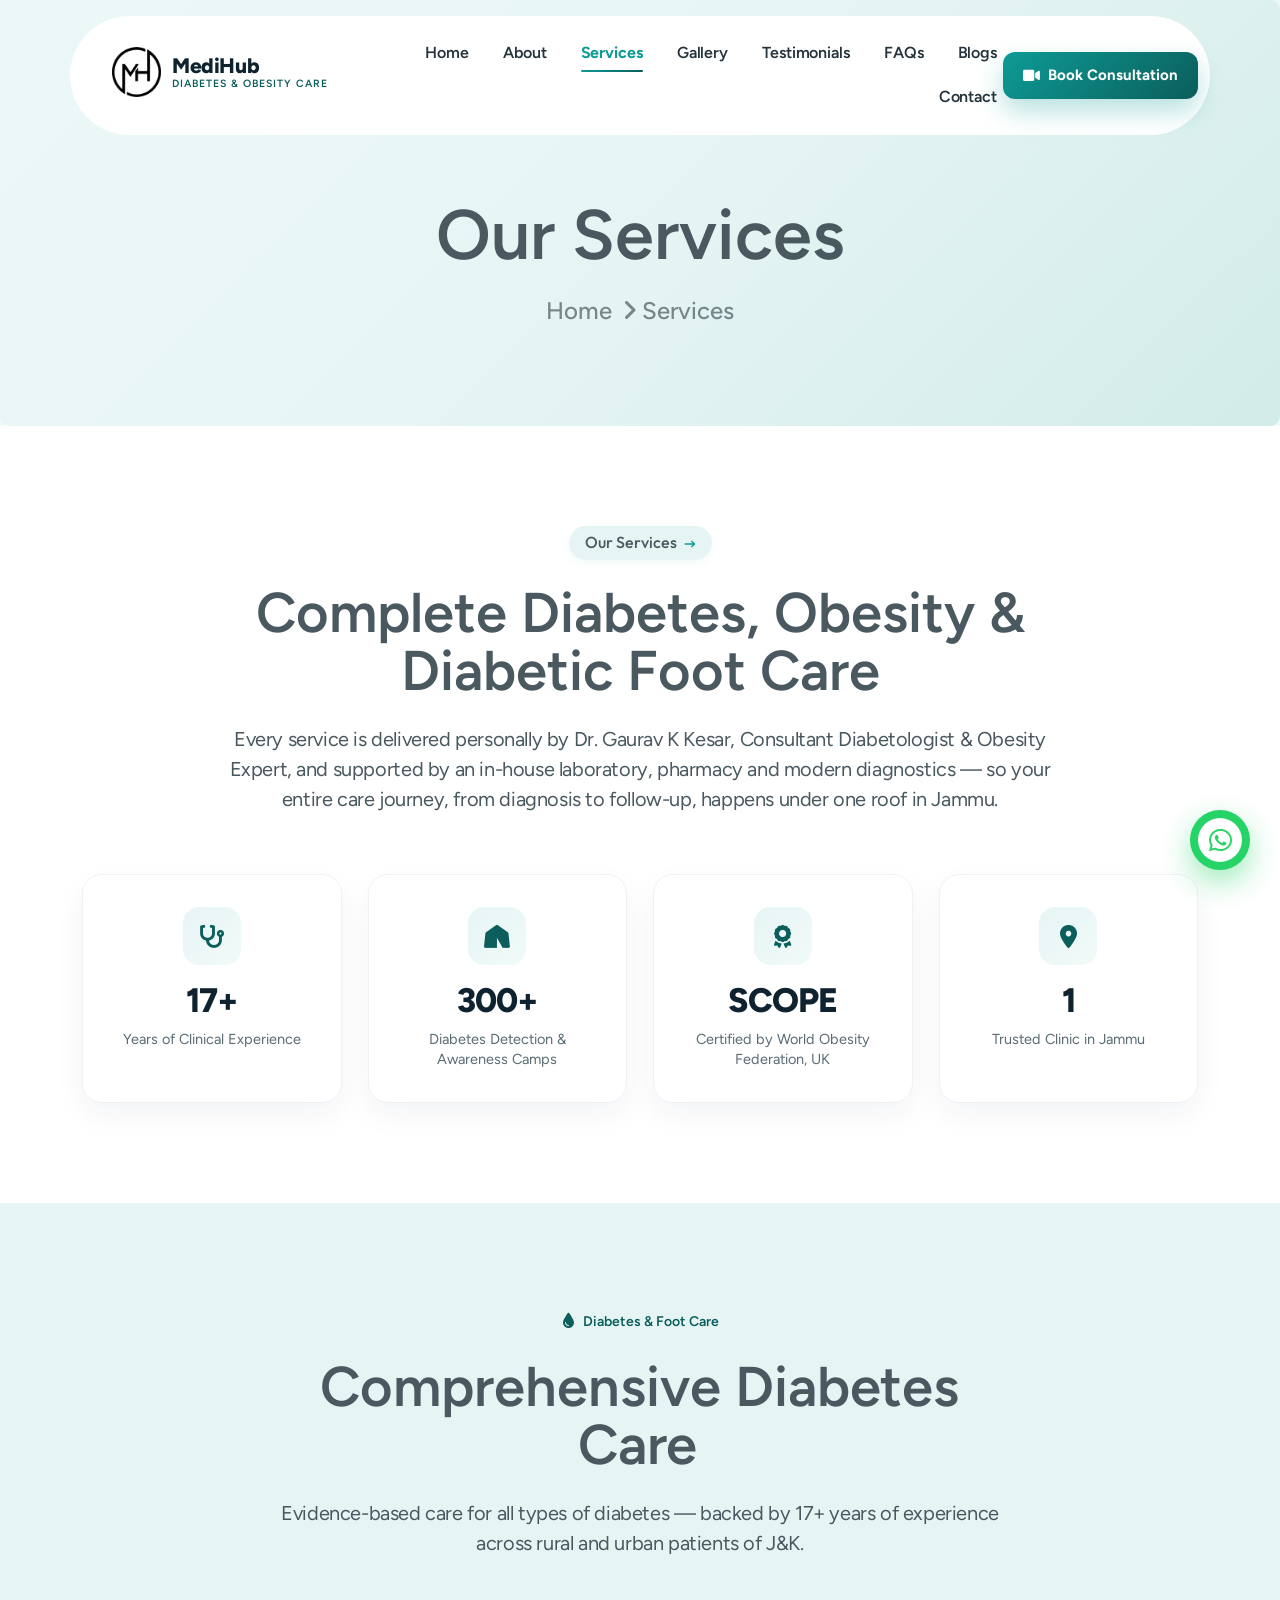
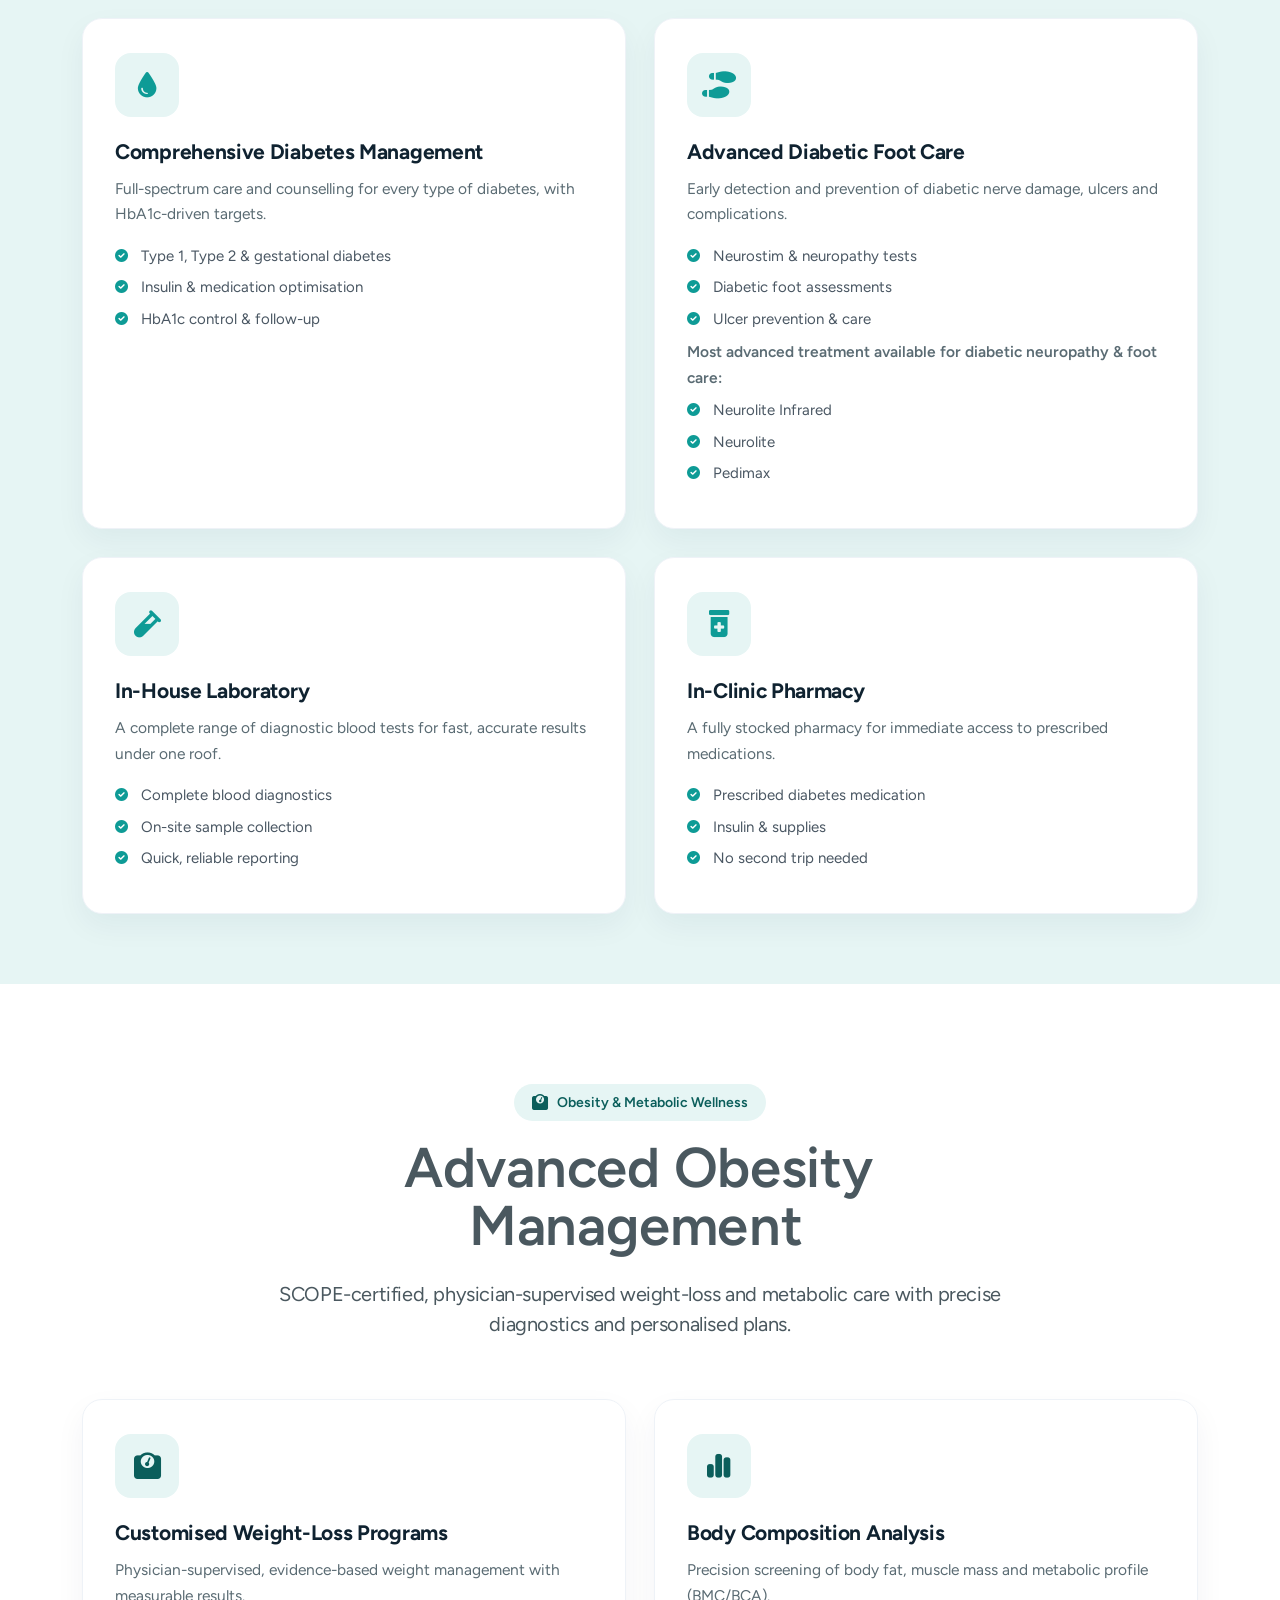
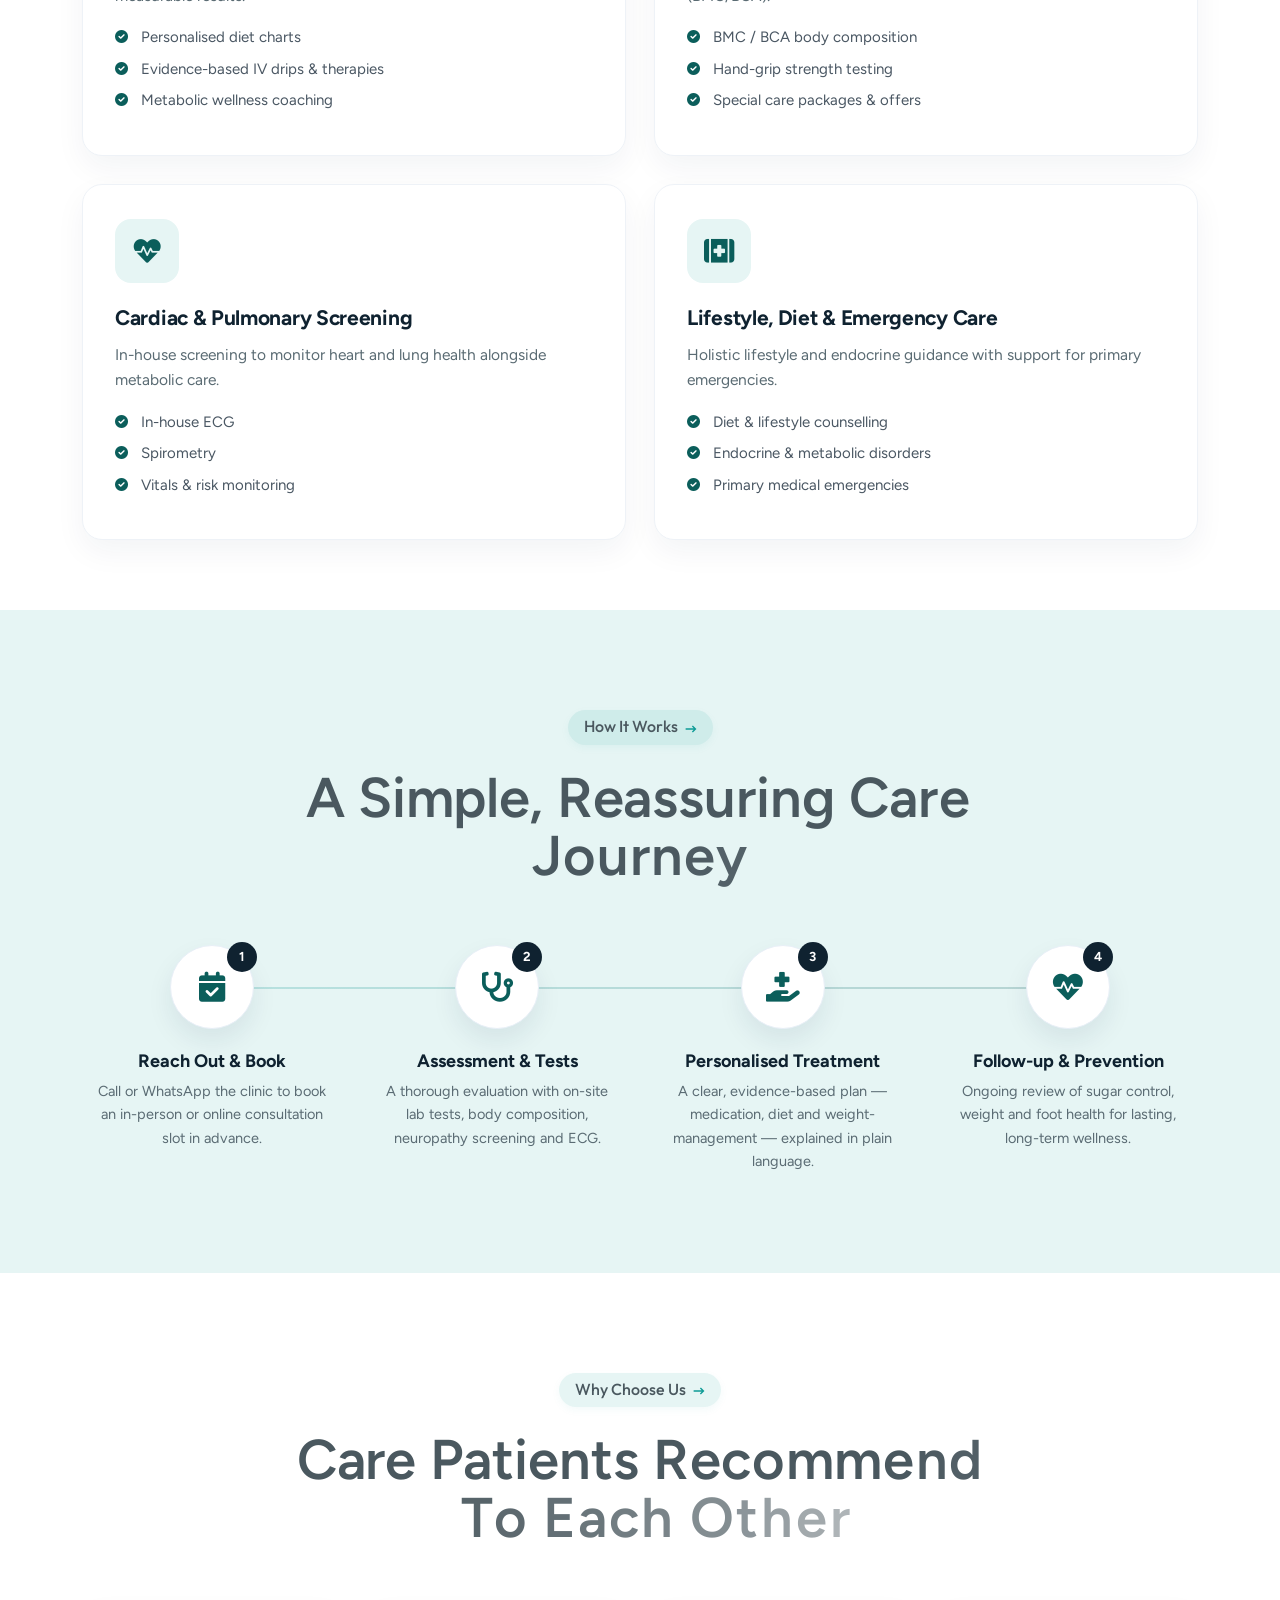
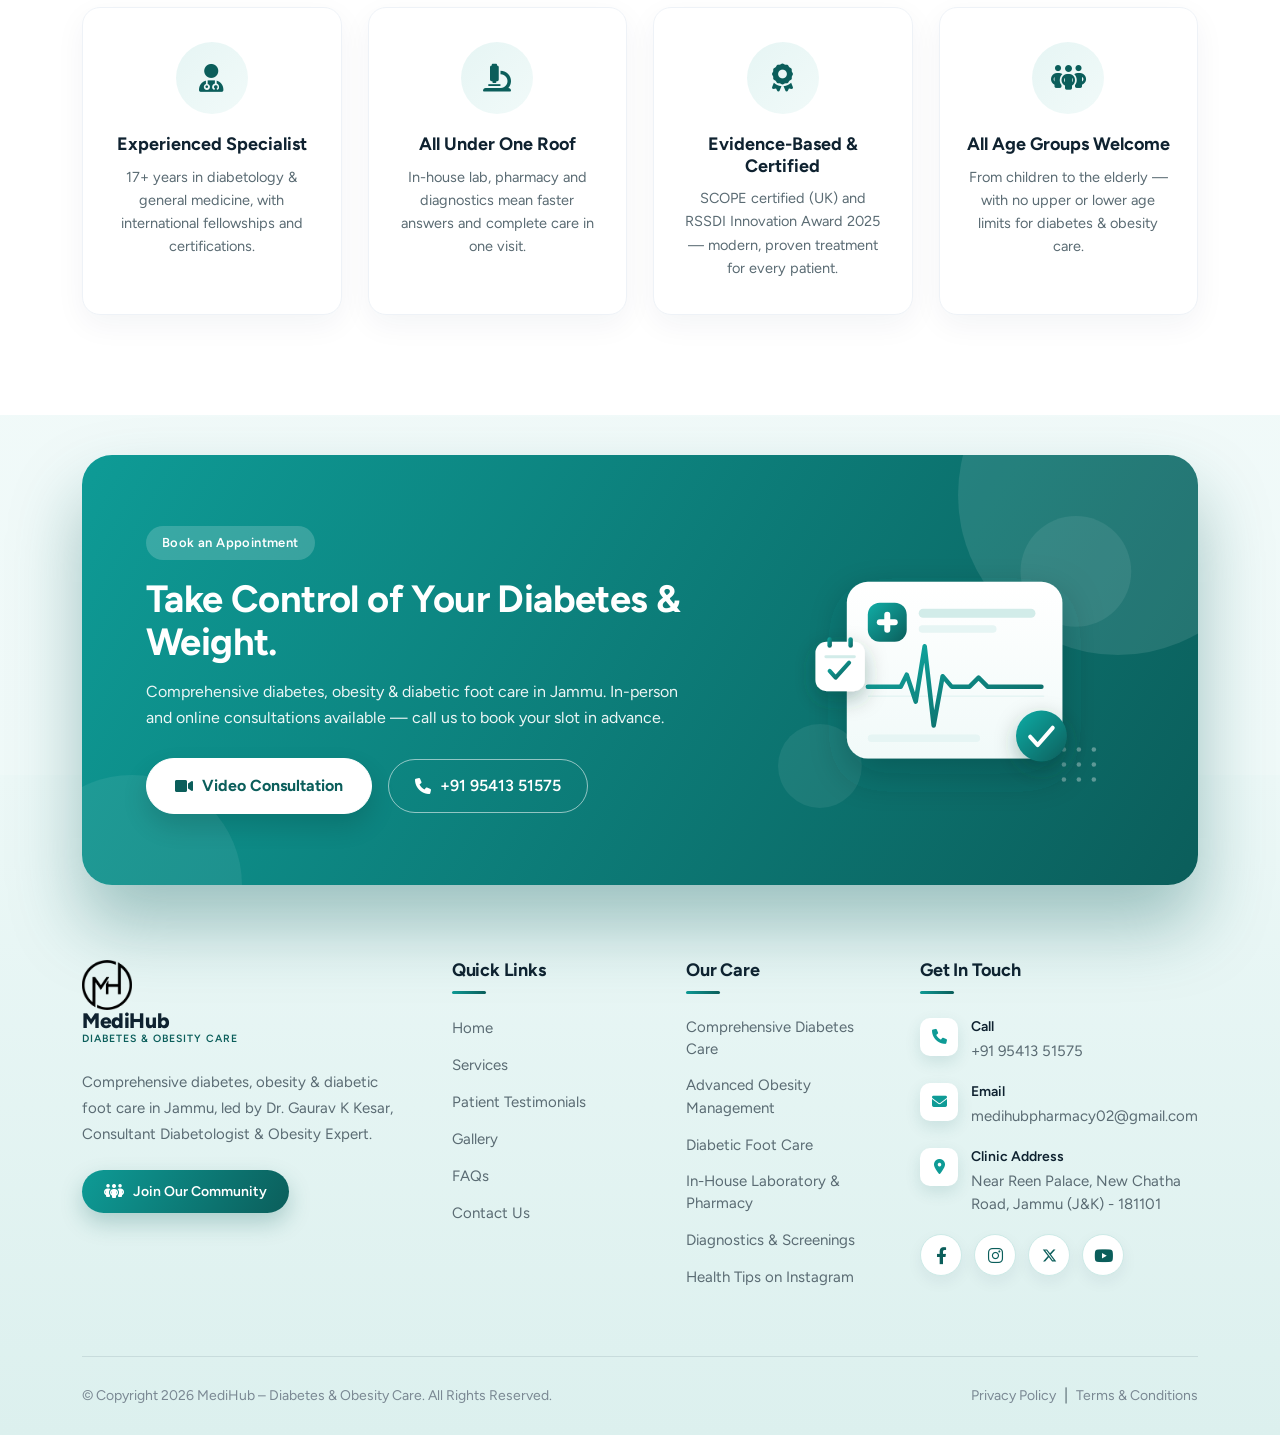
<file: services.html>
<!DOCTYPE html>
<html lang="en">
<head>
    <meta charset="UTF-8">
    <meta name="viewport" content="width=device-width, initial-scale=1.0">
    <title>Services | MediHub – Diabetes &amp; Obesity Care</title>
    <meta name="description" content="Diabetes care, advanced obesity management, diabetic foot care, in-house lab, pharmacy and diagnostics by Dr. Gaurav K Kesar at MediHub, Jammu.">

    <!--=====FAB ICON=======-->
    <link rel="icon" type="image/x-icon" href="assets/img/logo/medihub/favicon.ico">
    <link rel="icon" type="image/png" href="assets/img/logo/medihub/medihub-favicon.png">
    <link rel="apple-touch-icon" href="assets/img/logo/medihub/medihub-favicon.png">

    <!--===== CSS LINK =======-->
    <link rel="stylesheet" href="assets/css/plugins/bootstrap.min.css">
    <link rel="stylesheet" href="assets/css/plugins/aos.css">
    <link rel="stylesheet" href="assets/css/plugins/fontawesome.css">
    <link rel="stylesheet" href="assets/css/plugins/magnific-popup.css">
    <link rel="stylesheet" href="assets/css/plugins/owlcarousel.min.css">
    <link rel="stylesheet" href="assets/css/plugins/sidebar.css">
    <link rel="stylesheet" href="assets/css/plugins/slick-slider.css">
    <link rel="stylesheet" href="assets/css/plugins/nice-select.css">
    <link rel="stylesheet" href="assets/css/plugins/swiper-bundle.css">
    <link rel="stylesheet" href="assets/css/main.css">
    <link rel="stylesheet" href="assets/css/custom.css">

    <!--=====  JS SCRIPT LINK =======-->
    <script src="assets/js/plugins/jquery-3-7-1.min.js"></script>
</head>
<body class="homepage1-body">

<!--===== PRELOADER STARTS =======-->
<div class="cs_preloader">
  <div class="cs_preloader_in">
    <div class="cs_wave_first">
      <div class="mh-brand mh-brand--stack"><img loading="eager" decoding="async" src="assets/img/logo/medihub/medihub-mark.png" alt="MediHub" class="mh-brand__mark"><span class="mh-brand__name"><b>MediHub</b></span></div>
      <p style="text-align:center;font-size:14px;color:#0b5e5b;font-weight:600;letter-spacing:.2px;margin-top:14px;">by Dr. Gaurav K Kesar</p>

      <p style="text-align:center;font-size:18px;color:#4a585f;margin-top:10px;">
        Loading
        <span style="animation:dot 1.4s infinite; animation-delay:0s;">.</span>
        <span style="animation:dot 1.4s infinite; animation-delay:0.2s;">.</span>
        <span style="animation:dot 1.4s infinite; animation-delay:0.4s;">.</span>
      </p>
    </div>
  </div>
</div>
<!--===== PRELOADER ENDS =======-->

<!--===== PROGRESS STARTS=======-->
  <!--===== WHATSAPP BOOKING FLOAT =======-->
  <a class="mh-wa-float" href="https://api.whatsapp.com/send/?phone=%2B919541351575&text=Hello%21+I+would+like+to+book+an+appointment.&type=phone_number&app_absent=0" target="_blank" rel="noopener" aria-label="Book an appointment on WhatsApp">
    <i class="fa-brands fa-whatsapp"></i>
    <span class="mh-wa-float__label">Book Appointment</span>
  </a>
 <!--===== PROGRESS ENDS=======-->

<!--=====HEADER START=======-->
<header class="homepage4-body">
  <div id="vl-header-sticky" class="vl-header-area vl-transparent-header">
      <div class="container">
          <div class="row align-items-center row-bg1">
            <div class="col-lg-3 col-6">
              <div class="vl-logo">
                <a href="index.html" class="mh-brand"><img loading="eager" decoding="async" src="assets/img/logo/medihub/medihub-mark.png" alt="MediHub" class="mh-brand__mark"><span class="mh-brand__name"><b>MediHub</b><span>Diabetes &amp; Obesity Care</span></span></a>
              </div>
            </div>
            <div class="col-lg-7 d-none d-lg-block">
              <div class="vl-main-menu mh-nav text-center">
                <nav class="vl-mobile-menu-active">
                  <ul>
                    <li><a href="index.html">Home</a></li>
                    <li><a href="doctor-Gaurav-kumar.html">About</a></li>
                    <li class="active"><a href="services.html">Services</a></li>
                    <li><a href="gallery.html">Gallery</a></li>
                    <li><a href="testimonial.html">Testimonials</a></li>
                    <li><a href="faq.html">FAQs</a></li>
                    <li><a href="https://gkesar.exlyapp.com/blog" target="_blank" rel="noopener">Blogs</a></li>
                    <li><a href="contact.html">Contact</a></li>
                  </ul>
                </nav>
              </div>
            </div>
            <div class="col-lg-2 col-6">
              <div class="mh-header-cta d-none d-lg-flex">
                <a href="https://gkesar.exlyapp.com/checkout/17e59426-9357-4dd4-834e-ffbd6f62610a" target="_blank" rel="noopener" class="mh-nav-btn">
                  <i class="fa-solid fa-video"></i> Book Consultation
                </a>
              </div>
              <div class="vl-header-action-item d-block d-lg-none text-end">
                <button type="button" class="vl-offcanvas-toggle">
                  <i class="fa-solid fa-bars-staggered"></i>
                </button>
              </div>
            </div>
          </div>
        </div>
    </div>
  </header>
 <!--=====HEADER END =======-->

 <!--===== MOBILE HEADER STARTS =======-->
<div class="homepage4-body">
  <div class="vl-offcanvas">
    <div class="vl-offcanvas-wrapper">
        <div class="vl-offcanvas-header">
            <a href="index.html" class="vl-offcanvas-brand mh-brand"><img loading="eager" decoding="async" src="assets/img/logo/medihub/medihub-mark.png" alt="MediHub" class="mh-brand__mark"><span class="mh-brand__name"><b>MediHub</b><span>Diabetes &amp; Obesity Care</span></span></a>
            <button class="vl-offcanvas-close-toggle" aria-label="Close menu">
              <i class="fa-solid fa-xmark"></i>
            </button>
        </div>

        <div class="vl-offcanvas-menu d-lg-none">
            <nav></nav>
        </div>

        <div class="vl-offcanvas-cta">
            <a href="https://api.whatsapp.com/send/?phone=%2B919541351575&amp;text=Hello%21+I+would+like+to+book+an+appointment.&amp;type=phone_number&amp;app_absent=0" target="_blank" rel="noopener" class="moff-btn moff-btn--wa">
              <i class="fa-brands fa-whatsapp"></i> Book on WhatsApp
            </a>
            <a href="https://gkesar.exlyapp.com/checkout/17e59426-9357-4dd4-834e-ffbd6f62610a" target="_blank" rel="noopener" class="moff-btn moff-btn--video">
              <i class="fa-solid fa-video"></i> Video Consultation
            </a>
        </div>

        <div class="vl-offcanvas-contact">
            <a href="tel:+919541351575" class="moff-contact">
              <span class="moff-contact__ic"><i class="fa-solid fa-phone"></i></span>
              <span class="moff-contact__tx"><strong>Call us</strong>+91 95413 51575</span>
            </a>
            <a href="https://www.google.com/maps/place/Dr+Gaurav+Kumar+Kesar+Diabetologist+in+Karanbagh/@32.6719492,74.8334838,17z/data=!4m6!3m5!1s0x391e9bcaa68d5695:0x43d8a303984878a6!8m2!3d32.6719492!4d74.8334838" target="_blank" rel="noopener" class="moff-contact">
              <span class="moff-contact__ic"><i class="fa-solid fa-location-dot"></i></span>
              <span class="moff-contact__tx"><strong>Visit us</strong>Near Reen Palace, New Chatha Road, Jammu (J&K) - 181101</span>
            </a>
        </div>
        <div class="moff-social">
          <a href="https://www.facebook.com/profile.php?id=61580517194959" target="_blank" rel="noopener" aria-label="Facebook"><i class="fa-brands fa-facebook-f"></i></a>
          <a href="https://www.instagram.com/dr_gauravkesar?utm_source=qr" target="_blank" rel="noopener" aria-label="Instagram"><i class="fa-brands fa-instagram"></i></a>
          <a href="https://x.com/DrGauravkesar" target="_blank" rel="noopener" aria-label="X (Twitter)"><svg class="mh-x-icon" viewBox="0 0 24 24" width="1em" height="1em" fill="currentColor" aria-hidden="true"><path d="M18.244 2.25h3.308l-7.227 8.26 8.502 11.24H16.17l-5.214-6.817L4.99 21.75H1.68l7.73-8.835L1.254 2.25H8.08l4.713 6.231zm-1.161 17.52h1.833L7.084 4.126H5.117z"/></svg></a>
          <a href="https://www.youtube.com/@diabetes_obesity_care" target="_blank" rel="noopener" aria-label="YouTube"><i class="fa-brands fa-youtube"></i></a>
        </div>
    </div>
</div>
<div class="vl-offcanvas-overlay"></div>
</div>
<!--===== MOBILE HEADER ENDS =======-->

<!--===== HERO AREA STARTS =======-->
<div class="inner-header-section-area" style="background-image: url(assets/img/all-images/bg/bg5.avif); background-position: center; background-repeat: no-repeat; background-size: cover;">
  <div class="container">
    <div class="row align-items-center">
      <div class="col-lg-12">
        <div class="hero-header">
          <h1 class="text-anime-style-1">Our Services</h1>
          <div class="space28"></div>
          <a href="index.html" class="bradecrumb">Home <i class="fa-solid fa-angle-right"></i>Services</a>
        </div>
      </div>
    </div>
  </div>
</div>
<!--===== HERO AREA ENDS =======-->

<!--===== INTRO + STATS STARTS =======-->
<div class="about4-section-area sp1 sec-w">
  <div class="container">
    <div class="row">
      <div class="col-lg-9 m-auto">
        <div class="heading4 text-center space-margin60" data-aos="fade-up" data-aos-duration="450">
          <h5 class="vl-section-subtitle">Our Services <svg xmlns="http://www.w3.org/2000/svg" width="13" height="8" viewBox="0 0 13 8" fill="none"><path d="M0.667969 4.00033H11.049M8.00137 7.33366L11.3346 4.00033L8.0013 0.666992" stroke="#0e9b96" stroke-width="1.5"/></svg></h5>
          <div class="space24"></div>
          <h2 class="vl-section-title text-anime-style-3">Complete Diabetes, Obesity &amp; Diabetic Foot Care</h2>
          <div class="space24"></div>
          <p>Every service is delivered personally by Dr. Gaurav K Kesar, Consultant Diabetologist &amp; Obesity Expert, and supported by an in-house laboratory, pharmacy and modern diagnostics &mdash; so your entire care journey, from diagnosis to follow-up, happens under one roof in Jammu.</p>
        </div>
      </div>
    </div>

    <div class="cnsc-stats">
      <div class="cnsc-stats__row">
        <div class="cnsc-stat" data-aos="fade-up" data-aos-duration="450" data-aos-delay="0">
          <div class="cnsc-stat__ic"><i class="fa-solid fa-stethoscope"></i></div>
          <h3>17+</h3>
          <p>Years of Clinical Experience</p>
        </div>
        <div class="cnsc-stat" data-aos="fade-up" data-aos-duration="450" data-aos-delay="60">
          <div class="cnsc-stat__ic"><i class="fa-solid fa-tent"></i></div>
          <h3>300+</h3>
          <p>Diabetes Detection &amp; Awareness Camps</p>
        </div>
        <div class="cnsc-stat" data-aos="fade-up" data-aos-duration="450" data-aos-delay="120">
          <div class="cnsc-stat__ic"><i class="fa-solid fa-award"></i></div>
          <h3>SCOPE</h3>
          <p>Certified by World Obesity Federation, UK</p>
        </div>
        <div class="cnsc-stat" data-aos="fade-up" data-aos-duration="450" data-aos-delay="180">
          <div class="cnsc-stat__ic"><i class="fa-solid fa-location-dot"></i></div>
          <h3>1</h3>
          <p>Trusted Clinic in Jammu</p>
        </div>
      </div>
    </div>
  </div>
</div>
<!--===== INTRO + STATS ENDS =======-->

<!--===== DIABETES & FOOT CARE SERVICES STARTS =======-->
<div class="service-benefites-section-area sp2 sec-b">
  <div class="container">
    <div class="row">
      <div class="col-lg-8 m-auto">
        <div class="heading4 text-center space-margin60" data-aos="fade-up" data-aos-duration="450">
          <span class="cnsc-pathway-badge is-priya"><i class="fa-solid fa-droplet"></i> Diabetes &amp; Foot Care</span>
          <h2 class="vl-section-title text-anime-style-3">Comprehensive Diabetes Care</h2>
          <div class="space24"></div>
          <p>Evidence-based care for all types of diabetes &mdash; backed by 17+ years of experience across rural and urban patients of J&amp;K.</p>
        </div>
      </div>
    </div>

    <div class="cnsc-svc-grid">
      <div class="cnsc-svc-card is-priya" data-aos="fade-up" data-aos-duration="450" data-aos-delay="0">
        <div class="cnsc-svc-card__icon"><i class="fa-solid fa-droplet"></i></div>
        <h3>Comprehensive Diabetes Management</h3>
        <p>Full-spectrum care and counselling for every type of diabetes, with HbA1c-driven targets.</p>
        <ul class="cnsc-svc-card__list">
          <li><i class="fa-solid fa-circle-check"></i> Type 1, Type 2 &amp; gestational diabetes</li>
          <li><i class="fa-solid fa-circle-check"></i> Insulin &amp; medication optimisation</li>
          <li><i class="fa-solid fa-circle-check"></i> HbA1c control &amp; follow-up</li>
        </ul>
      </div>
      <div class="cnsc-svc-card is-priya" data-aos="fade-up" data-aos-duration="450" data-aos-delay="60">
        <div class="cnsc-svc-card__icon"><i class="fa-solid fa-shoe-prints"></i></div>
        <h3>Advanced Diabetic Foot Care</h3>
        <p>Early detection and prevention of diabetic nerve damage, ulcers and complications.</p>
        <ul class="cnsc-svc-card__list">
          <li><i class="fa-solid fa-circle-check"></i> Neurostim &amp; neuropathy tests</li>
          <li><i class="fa-solid fa-circle-check"></i> Diabetic foot assessments</li>
          <li><i class="fa-solid fa-circle-check"></i> Ulcer prevention &amp; care</li>
        </ul>
        <p class="cnsc-svc-card__note">Most advanced treatment available for diabetic neuropathy &amp; foot care:</p>
        <ul class="cnsc-svc-card__list">
          <li><i class="fa-solid fa-circle-check"></i> Neurolite Infrared</li>
          <li><i class="fa-solid fa-circle-check"></i> Neurolite</li>
          <li><i class="fa-solid fa-circle-check"></i> Pedimax</li>
        </ul>
      </div>
      <div class="cnsc-svc-card is-priya" data-aos="fade-up" data-aos-duration="450" data-aos-delay="120">
        <div class="cnsc-svc-card__icon"><i class="fa-solid fa-vial"></i></div>
        <h3>In-House Laboratory</h3>
        <p>A complete range of diagnostic blood tests for fast, accurate results under one roof.</p>
        <ul class="cnsc-svc-card__list">
          <li><i class="fa-solid fa-circle-check"></i> Complete blood diagnostics</li>
          <li><i class="fa-solid fa-circle-check"></i> On-site sample collection</li>
          <li><i class="fa-solid fa-circle-check"></i> Quick, reliable reporting</li>
        </ul>
      </div>
      <div class="cnsc-svc-card is-priya" data-aos="fade-up" data-aos-duration="450" data-aos-delay="180">
        <div class="cnsc-svc-card__icon"><i class="fa-solid fa-prescription-bottle-medical"></i></div>
        <h3>In-Clinic Pharmacy</h3>
        <p>A fully stocked pharmacy for immediate access to prescribed medications.</p>
        <ul class="cnsc-svc-card__list">
          <li><i class="fa-solid fa-circle-check"></i> Prescribed diabetes medication</li>
          <li><i class="fa-solid fa-circle-check"></i> Insulin &amp; supplies</li>
          <li><i class="fa-solid fa-circle-check"></i> No second trip needed</li>
        </ul>
      </div>
    </div>
  </div>
</div>
<!--===== DIABETES & FOOT CARE SERVICES ENDS =======-->

<!--===== OBESITY & METABOLIC SERVICES STARTS =======-->
<div class="service-benefites-section-area sp2 cnsc-soft-bg sec-w">
  <div class="container">
    <div class="row">
      <div class="col-lg-8 m-auto">
        <div class="heading4 text-center space-margin60" data-aos="fade-up" data-aos-duration="450">
          <span class="cnsc-pathway-badge is-prakash"><i class="fa-solid fa-weight-scale"></i> Obesity &amp; Metabolic Wellness</span>
          <h2 class="vl-section-title text-anime-style-3">Advanced Obesity Management</h2>
          <div class="space24"></div>
          <p>SCOPE-certified, physician-supervised weight-loss and metabolic care with precise diagnostics and personalised plans.</p>
        </div>
      </div>
    </div>

    <div class="cnsc-svc-grid">
      <div class="cnsc-svc-card is-prakash" data-aos="fade-up" data-aos-duration="450" data-aos-delay="0">
        <div class="cnsc-svc-card__icon"><i class="fa-solid fa-weight-scale"></i></div>
        <h3>Customised Weight-Loss Programs</h3>
        <p>Physician-supervised, evidence-based weight management with measurable results.</p>
        <ul class="cnsc-svc-card__list">
          <li><i class="fa-solid fa-circle-check"></i> Personalised diet charts</li>
          <li><i class="fa-solid fa-circle-check"></i> Evidence-based IV drips &amp; therapies</li>
          <li><i class="fa-solid fa-circle-check"></i> Metabolic wellness coaching</li>
        </ul>
      </div>
      <div class="cnsc-svc-card is-prakash" data-aos="fade-up" data-aos-duration="450" data-aos-delay="60">
        <div class="cnsc-svc-card__icon"><i class="fa-solid fa-chart-simple"></i></div>
        <h3>Body Composition Analysis</h3>
        <p>Precision screening of body fat, muscle mass and metabolic profile (BMC/BCA).</p>
        <ul class="cnsc-svc-card__list">
          <li><i class="fa-solid fa-circle-check"></i> BMC / BCA body composition</li>
          <li><i class="fa-solid fa-circle-check"></i> Hand-grip strength testing</li>
          <li><i class="fa-solid fa-circle-check"></i> Special care packages &amp; offers</li>
        </ul>
      </div>
      <div class="cnsc-svc-card is-prakash" data-aos="fade-up" data-aos-duration="450" data-aos-delay="120">
        <div class="cnsc-svc-card__icon"><i class="fa-solid fa-heart-pulse"></i></div>
        <h3>Cardiac &amp; Pulmonary Screening</h3>
        <p>In-house screening to monitor heart and lung health alongside metabolic care.</p>
        <ul class="cnsc-svc-card__list">
          <li><i class="fa-solid fa-circle-check"></i> In-house ECG</li>
          <li><i class="fa-solid fa-circle-check"></i> Spirometry</li>
          <li><i class="fa-solid fa-circle-check"></i> Vitals &amp; risk monitoring</li>
        </ul>
      </div>
      <div class="cnsc-svc-card is-prakash" data-aos="fade-up" data-aos-duration="450" data-aos-delay="180">
        <div class="cnsc-svc-card__icon"><i class="fa-solid fa-kit-medical"></i></div>
        <h3>Lifestyle, Diet &amp; Emergency Care</h3>
        <p>Holistic lifestyle and endocrine guidance with support for primary emergencies.</p>
        <ul class="cnsc-svc-card__list">
          <li><i class="fa-solid fa-circle-check"></i> Diet &amp; lifestyle counselling</li>
          <li><i class="fa-solid fa-circle-check"></i> Endocrine &amp; metabolic disorders</li>
          <li><i class="fa-solid fa-circle-check"></i> Primary medical emergencies</li>
        </ul>
      </div>
    </div>
  </div>
</div>
<!--===== OBESITY & METABOLIC SERVICES ENDS =======-->

<!--===== HOW CARE WORKS STARTS =======-->
<div class="about4-section-area sp1 sec-b">
  <div class="container">
    <div class="row">
      <div class="col-lg-8 m-auto">
        <div class="heading4 text-center space-margin60" data-aos="fade-up" data-aos-duration="450">
          <h5 class="vl-section-subtitle">How It Works <svg xmlns="http://www.w3.org/2000/svg" width="13" height="8" viewBox="0 0 13 8" fill="none"><path d="M0.667969 4.00033H11.049M8.00137 7.33366L11.3346 4.00033L8.0013 0.666992" stroke="#0e9b96" stroke-width="1.5"/></svg></h5>
          <div class="space24"></div>
          <h2 class="vl-section-title text-anime-style-3">A Simple, Reassuring Care Journey</h2>
        </div>
      </div>
    </div>

    <div class="cnsc-process">
      <div class="cnsc-process__row">
        <div class="cnsc-step" data-aos="fade-up" data-aos-duration="450" data-aos-delay="0">
          <div class="cnsc-step__ic"><i class="fa-solid fa-calendar-check"></i><span class="cnsc-step__num">1</span></div>
          <h4>Reach Out &amp; Book</h4>
          <p>Call or WhatsApp the clinic to book an in-person or online consultation slot in advance.</p>
        </div>
        <div class="cnsc-step" data-aos="fade-up" data-aos-duration="450" data-aos-delay="60">
          <div class="cnsc-step__ic"><i class="fa-solid fa-stethoscope"></i><span class="cnsc-step__num">2</span></div>
          <h4>Assessment &amp; Tests</h4>
          <p>A thorough evaluation with on-site lab tests, body composition, neuropathy screening and ECG.</p>
        </div>
        <div class="cnsc-step" data-aos="fade-up" data-aos-duration="450" data-aos-delay="120">
          <div class="cnsc-step__ic"><i class="fa-solid fa-hand-holding-medical"></i><span class="cnsc-step__num">3</span></div>
          <h4>Personalised Treatment</h4>
          <p>A clear, evidence-based plan &mdash; medication, diet and weight-management &mdash; explained in plain language.</p>
        </div>
        <div class="cnsc-step" data-aos="fade-up" data-aos-duration="450" data-aos-delay="180">
          <div class="cnsc-step__ic"><i class="fa-solid fa-heart-pulse"></i><span class="cnsc-step__num">4</span></div>
          <h4>Follow-up &amp; Prevention</h4>
          <p>Ongoing review of sugar control, weight and foot health for lasting, long-term wellness.</p>
        </div>
      </div>
    </div>
  </div>
</div>
<!--===== HOW CARE WORKS ENDS =======-->

<!--===== WHY TRUST US STARTS =======-->
<div class="about4-section-area sp1 cnsc-soft-bg sec-w">
  <div class="container">
    <div class="row">
      <div class="col-lg-8 m-auto">
        <div class="heading4 text-center space-margin60" data-aos="fade-up" data-aos-duration="450">
          <h5 class="vl-section-subtitle">Why Choose Us <svg xmlns="http://www.w3.org/2000/svg" width="13" height="8" viewBox="0 0 13 8" fill="none"><path d="M0.667969 4.00033H11.049M8.00137 7.33366L11.3346 4.00033L8.0013 0.666992" stroke="#0e9b96" stroke-width="1.5"/></svg></h5>
          <div class="space24"></div>
          <h2 class="vl-section-title text-anime-style-3">Care Patients Recommend To Each Other</h2>
        </div>
      </div>
    </div>

    <div class="cnsc-trust__row">
      <div class="cnsc-trust-card" data-aos="fade-up" data-aos-duration="450" data-aos-delay="0">
        <div class="cnsc-trust-card__ic"><i class="fa-solid fa-user-doctor"></i></div>
        <h4>Experienced Specialist</h4>
        <p>17+ years in diabetology &amp; general medicine, with international fellowships and certifications.</p>
      </div>
      <div class="cnsc-trust-card" data-aos="fade-up" data-aos-duration="450" data-aos-delay="60">
        <div class="cnsc-trust-card__ic"><i class="fa-solid fa-microscope"></i></div>
        <h4>All Under One Roof</h4>
        <p>In-house lab, pharmacy and diagnostics mean faster answers and complete care in one visit.</p>
      </div>
      <div class="cnsc-trust-card" data-aos="fade-up" data-aos-duration="450" data-aos-delay="120">
        <div class="cnsc-trust-card__ic"><i class="fa-solid fa-award"></i></div>
        <h4>Evidence-Based &amp; Certified</h4>
        <p>SCOPE certified (UK) and RSSDI Innovation Award 2025 &mdash; modern, proven treatment for every patient.</p>
      </div>
      <div class="cnsc-trust-card" data-aos="fade-up" data-aos-duration="450" data-aos-delay="180">
        <div class="cnsc-trust-card__ic"><i class="fa-solid fa-people-group"></i></div>
        <h4>All Age Groups Welcome</h4>
        <p>From children to the elderly &mdash; with no upper or lower age limits for diabetes &amp; obesity care.</p>
      </div>
    </div>
  </div>
</div>
<!--===== WHY TRUST US ENDS =======-->
<!--===== CTA AREA STARTS =======-->
<section class="cnsc-cta">
    <div class="container">
      <div class="cnsc-cta__panel">
        <div class="cnsc-cta__content">
          <span class="cnsc-cta__eyebrow">Book an Appointment</span>
          <h2>Take Control of Your Diabetes &amp; Weight.</h2>
          <p>Comprehensive diabetes, obesity &amp; diabetic foot care in Jammu. In-person and online
            consultations available &mdash; call us to book your slot in advance.</p>
          <div class="cnsc-cta__actions">
            <a class="cnsc-cta__btn-video"
              href="https://gkesar.exlyapp.com/checkout/17e59426-9357-4dd4-834e-ffbd6f62610a" target="_blank"
              rel="noopener"><i class="fa-solid fa-video"></i> Video Consultation</a>
            <a class="cnsc-cta__btn-ghost" href="tel:+919541351575"><i class="fa-solid fa-phone"></i> +91 95413 51575</a>
          </div>
        </div>
        <div class="cnsc-cta__media">
          <svg class="cnsc-cta__svg" viewBox="0 0 480 420" fill="none" xmlns="http://www.w3.org/2000/svg" role="img" aria-label="Book your diabetes and weight-care appointment at MediHub">
            <defs>
              <linearGradient id="ctaCard" x1="0" y1="0" x2="0" y2="1">
                <stop offset="0" stop-color="#ffffff"/>
                <stop offset="1" stop-color="#f1faf9"/>
              </linearGradient>
              <linearGradient id="ctaTeal" x1="0" y1="0" x2="1" y2="1">
                <stop offset="0" stop-color="#11ada6"/>
                <stop offset="1" stop-color="#0b5e5b"/>
              </linearGradient>
              <filter id="ctaShadow" x="-30%" y="-30%" width="160%" height="160%">
                <feDropShadow dx="0" dy="20" stdDeviation="26" flood-color="#053b39" flood-opacity="0.30"/>
              </filter>
              <filter id="ctaShadowSm" x="-60%" y="-60%" width="220%" height="220%">
                <feDropShadow dx="0" dy="10" stdDeviation="14" flood-color="#053b39" flood-opacity="0.32"/>
              </filter>
            </defs>

            <!-- soft decorative rings on the teal panel -->
            <circle cx="402" cy="78" r="74" fill="#ffffff" opacity="0.08"/>
            <circle cx="60" cy="338" r="56" fill="#ffffff" opacity="0.07"/>
            <!-- dotted accent -->
            <g fill="#ffffff" opacity="0.34">
              <circle cx="386" cy="316" r="3"/><circle cx="406" cy="316" r="3"/><circle cx="426" cy="316" r="3"/>
              <circle cx="386" cy="336" r="3"/><circle cx="406" cy="336" r="3"/><circle cx="426" cy="336" r="3"/>
              <circle cx="386" cy="356" r="3"/><circle cx="406" cy="356" r="3"/><circle cx="426" cy="356" r="3"/>
            </g>

            <!-- main health card -->
            <g filter="url(#ctaShadow)">
              <rect x="96" y="92" width="288" height="236" rx="28" fill="url(#ctaCard)"/>
            </g>

            <!-- header: medical-cross badge + title bars -->
            <rect x="124" y="120" width="52" height="52" rx="16" fill="url(#ctaTeal)"/>
            <rect x="146" y="132" width="8" height="28" rx="4" fill="#ffffff"/>
            <rect x="136" y="142" width="28" height="8" rx="4" fill="#ffffff"/>
            <rect x="192" y="128" width="156" height="12" rx="6" fill="#d2ece9"/>
            <rect x="192" y="150" width="104" height="10" rx="5" fill="#e6f5f4"/>

            <!-- ECG / heartbeat line -->
            <rect x="124" y="244" width="236" height="2" rx="1" fill="#e6f5f4"/>
            <polyline points="124,232 156,232 168,232 176,216 188,252 200,178 212,284 224,218 236,232 260,232 272,220 284,232 356,232"
              fill="none" stroke="url(#ctaTeal)" stroke-width="6" stroke-linecap="round" stroke-linejoin="round"/>

            <!-- caption bars -->
            <rect x="124" y="296" width="150" height="10" rx="5" fill="#e6f5f4"/>

            <!-- floating calendar (book a date) -->
            <g filter="url(#ctaShadowSm)">
              <rect x="54" y="172" width="66" height="66" rx="15" fill="#ffffff"/>
            </g>
            <rect x="70" y="166" width="6" height="14" rx="3" fill="url(#ctaTeal)"/>
            <rect x="98" y="166" width="6" height="14" rx="3" fill="url(#ctaTeal)"/>
            <rect x="66" y="190" width="42" height="4" rx="2" fill="#d2ece9"/>
            <path d="M73 211 l8 9 l18 -20" fill="none" stroke="url(#ctaTeal)" stroke-width="5.5" stroke-linecap="round" stroke-linejoin="round"/>

            <!-- floating confirmation badge -->
            <g filter="url(#ctaShadowSm)">
              <circle cx="356" cy="298" r="34" fill="url(#ctaTeal)"/>
            </g>
            <path d="M341 299 l10 11 l20 -23" fill="none" stroke="#ffffff" stroke-width="5.5" stroke-linecap="round" stroke-linejoin="round"/>
          </svg>
        </div>
      </div>
    </div>
  </section>
<!--===== CTA AREA ENDS =======-->

<!--===== FOOTER AREA STARTS =======-->
<footer class="cnsc-footer">
  <div class="container">

    <!-- COLUMNS -->
    <div class="cnsc-footer__grid">

      <!-- Brand -->
      <div class="cnsc-footer__brand">
        <a href="index.html" class="mh-brand cnsc-footer__logo"><img loading="eager" decoding="async" src="assets/img/logo/medihub/medihub-mark.png" alt="MediHub" class="mh-brand__mark"><span class="mh-brand__name"><b>MediHub</b><span>Diabetes &amp; Obesity Care</span></span></a>
        <p>Comprehensive diabetes, obesity &amp; diabetic foot care in Jammu, led by Dr. Gaurav K Kesar, Consultant Diabetologist &amp; Obesity Expert.</p>
        <a class="cnsc-footer__join" href="https://gkesar.exlyapp.com/checkout/5d903660-720f-4704-bcb5-bd7d083753ff"
            target="_blank" rel="noopener">
            <i class="fa-solid fa-people-group"></i> Join Our Community
          </a>
      </div>

      <!-- Quick Links -->
      <div class="cnsc-footer__col">
        <h4>Quick Links</h4>
        <ul>
          <li><a href="index.html">Home</a></li>
          <li><a href="services.html">Services</a></li>
          <li><a href="testimonial.html">Patient Testimonials</a></li>
          <li><a href="gallery.html">Gallery</a></li>
          <li><a href="faq.html">FAQs</a></li>
          <li><a href="contact.html">Contact Us</a></li>
        </ul>
      </div>

      <!-- Our Care -->
      <div class="cnsc-footer__col">
        <h4>Our Care</h4>
        <ul>
          <li><a href="services.html">Comprehensive Diabetes Care</a></li>
          <li><a href="services.html">Advanced Obesity Management</a></li>
          <li><a href="services.html">Diabetic Foot Care</a></li>
          <li><a href="services.html">In-House Laboratory &amp; Pharmacy</a></li>
          <li><a href="services.html">Diagnostics &amp; Screenings</a></li>
          <li><a href="https://www.instagram.com/dr_gauravkesar?utm_source=qr" target="_blank" rel="noopener">Health Tips on Instagram</a></li>
        </ul>
      </div>

      <!-- Contact -->
      <div class="cnsc-footer__col cnsc-footer__contact">
        <h4>Get In Touch</h4>
        <ul>
          <li>
            <span class="ci-ic"><i class="fa-solid fa-phone"></i></span>
            <span class="ci-tx"><strong>Call</strong><a href="tel:+919541351575">+91 95413 51575</a></span>
          </li>
          <li>
              <span class="ci-ic"><i class="fa-solid fa-envelope"></i></span>
              <span class="ci-tx"><strong>Email</strong><a href="mailto:medihubpharmacy02@gmail.com">medihubpharmacy02@gmail.com</a></span>
            </li>
          <li>
            <span class="ci-ic"><i class="fa-solid fa-location-dot"></i></span>
            <span class="ci-tx"><strong>Clinic Address</strong><a href="https://www.google.com/maps/place/Dr+Gaurav+Kumar+Kesar+Diabetologist+in+Karanbagh/@32.6719492,74.8334838,17z/data=!4m6!3m5!1s0x391e9bcaa68d5695:0x43d8a303984878a6!8m2!3d32.6719492!4d74.8334838" target="_blank" rel="noopener">Near Reen Palace, New Chatha Road, Jammu (J&K) - 181101</a></span>
          </li>
        </ul>
          <div class="cnsc-footer__social">
            <a href="https://www.facebook.com/profile.php?id=61580517194959" target="_blank" rel="noopener" aria-label="Facebook"><i class="fa-brands fa-facebook-f"></i></a>
            <a href="https://www.instagram.com/dr_gauravkesar?utm_source=qr" target="_blank" rel="noopener" aria-label="Instagram"><i class="fa-brands fa-instagram"></i></a>
            <a href="https://x.com/DrGauravkesar" target="_blank" rel="noopener" aria-label="X (Twitter)"><svg class="mh-x-icon" viewBox="0 0 24 24" width="1em" height="1em" fill="currentColor" aria-hidden="true"><path d="M18.244 2.25h3.308l-7.227 8.26 8.502 11.24H16.17l-5.214-6.817L4.99 21.75H1.68l7.73-8.835L1.254 2.25H8.08l4.713 6.231zm-1.161 17.52h1.833L7.084 4.126H5.117z"/></svg></a>
            <a href="https://www.youtube.com/@diabetes_obesity_care" target="_blank" rel="noopener" aria-label="YouTube"><i class="fa-brands fa-youtube"></i></a>
          </div>
      </div>

    </div>

    <!-- BOTTOM BAR -->
    <div class="cnsc-footer__bottom">
      <p>&copy; Copyright 2026 MediHub – Diabetes &amp; Obesity Care. All Rights Reserved.</p>
      <ul>
        <li><a href="#">Privacy Policy</a></li>
        <li><span>|</span></li>
        <li><a href="#">Terms &amp; Conditions</a></li>
      </ul>
    </div>

  </div>
</footer>
<!--===== FOOTER AREA ENDS =======-->

<!--===== JS SCRIPT LINK =======-->
<script src="assets/js/plugins/bootstrap.min.js"></script>
<script src="assets/js/plugins/fontawesome.js"></script>
<script src="assets/js/plugins/aos.js"></script>
<script src="assets/js/plugins/counter.js"></script>
<script src="assets/js/plugins/gsap.min.js"></script>
<script src="assets/js/plugins/ScrollTrigger.min.js"></script>
<script src="assets/js/plugins/Splitetext.js"></script>
<script src="assets/js/plugins/SmoothScroll.js"></script>
<script src="assets/js/plugins/sidebar.js"></script>
<script src="assets/js/plugins/magnific-popup.js"></script>
<script src="assets/js/plugins/mobilemenu.js"></script>
<script src="assets/js/plugins/owlcarousel.min.js"></script>
<script src="assets/js/plugins/nice-select.js"></script>
<script src="assets/js/plugins/waypoints.js"></script>
<script src="assets/js/plugins/slick-slider.js"></script>
<script src="assets/js/plugins/circle-progress.js"></script>
<script src="assets/js/plugins/swiper.js"></script>
<script src="assets/js/main.js"></script>

</body>
</html>
</file>
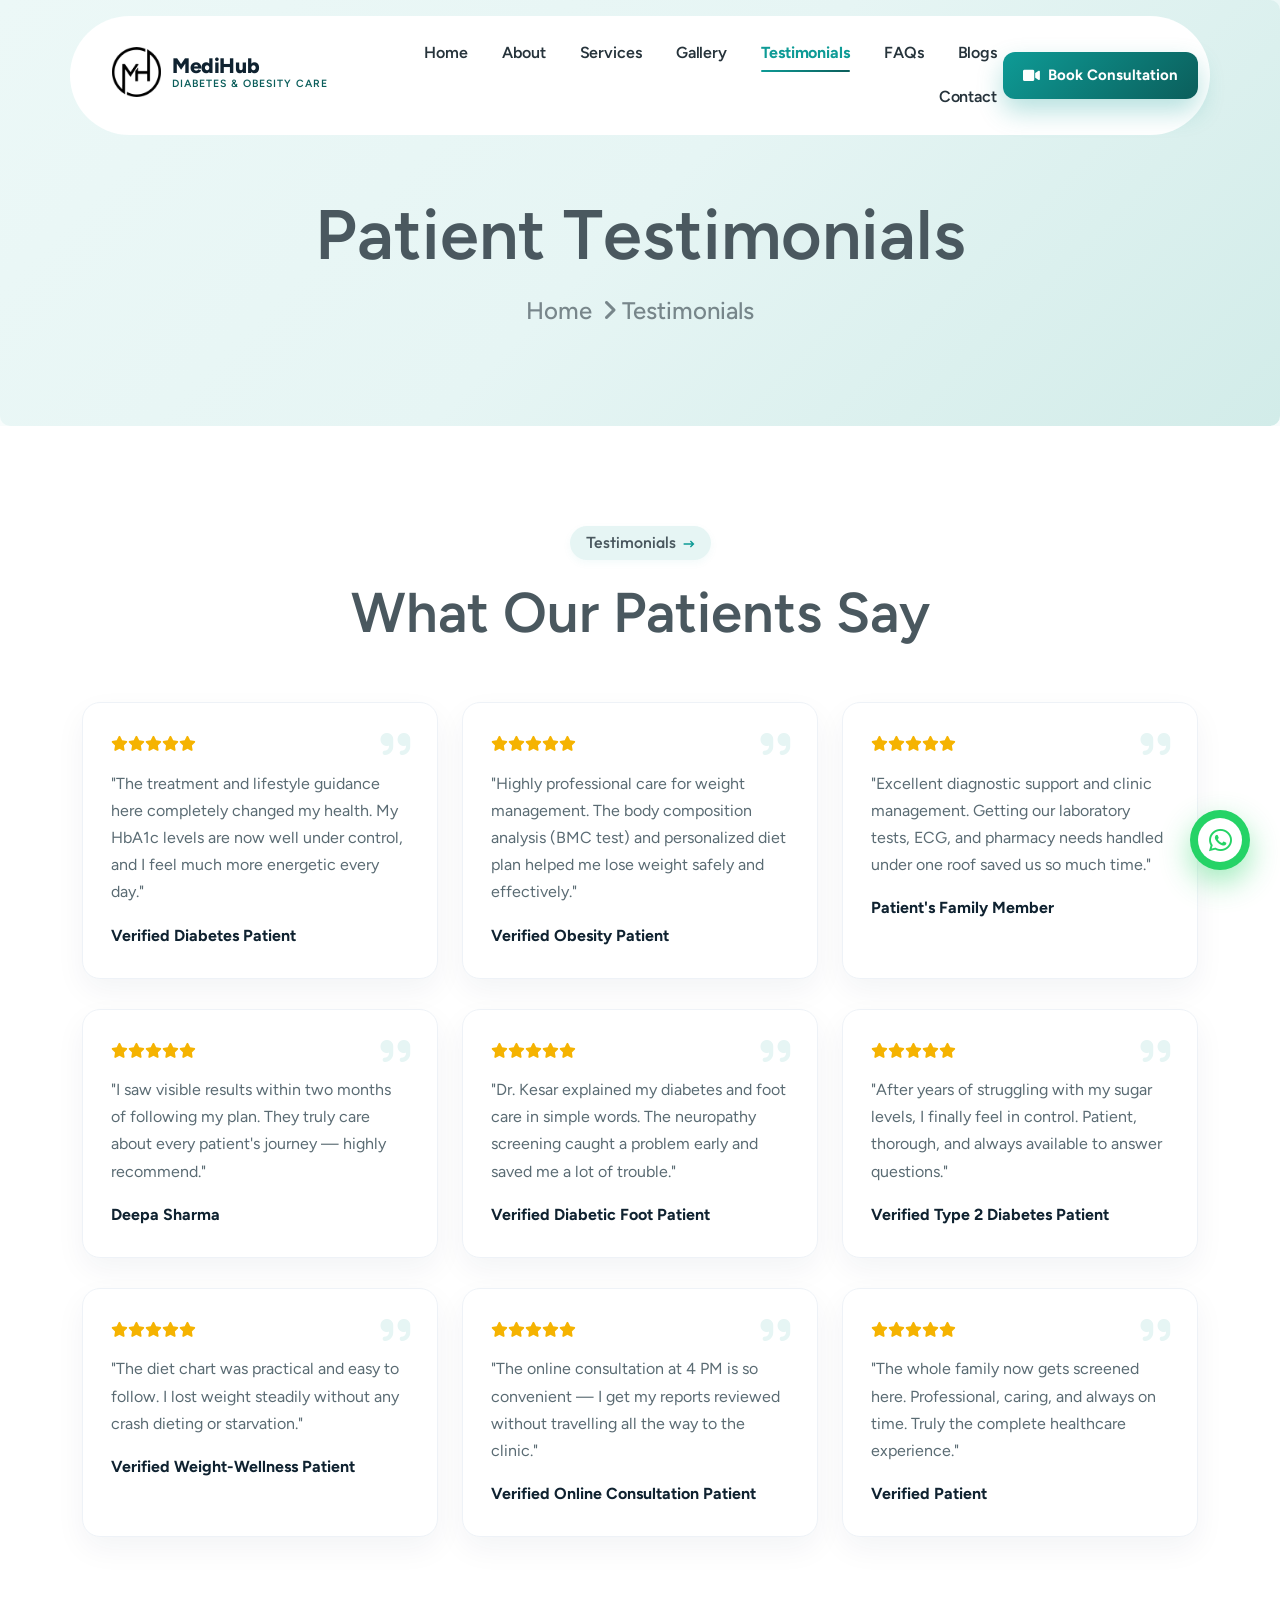
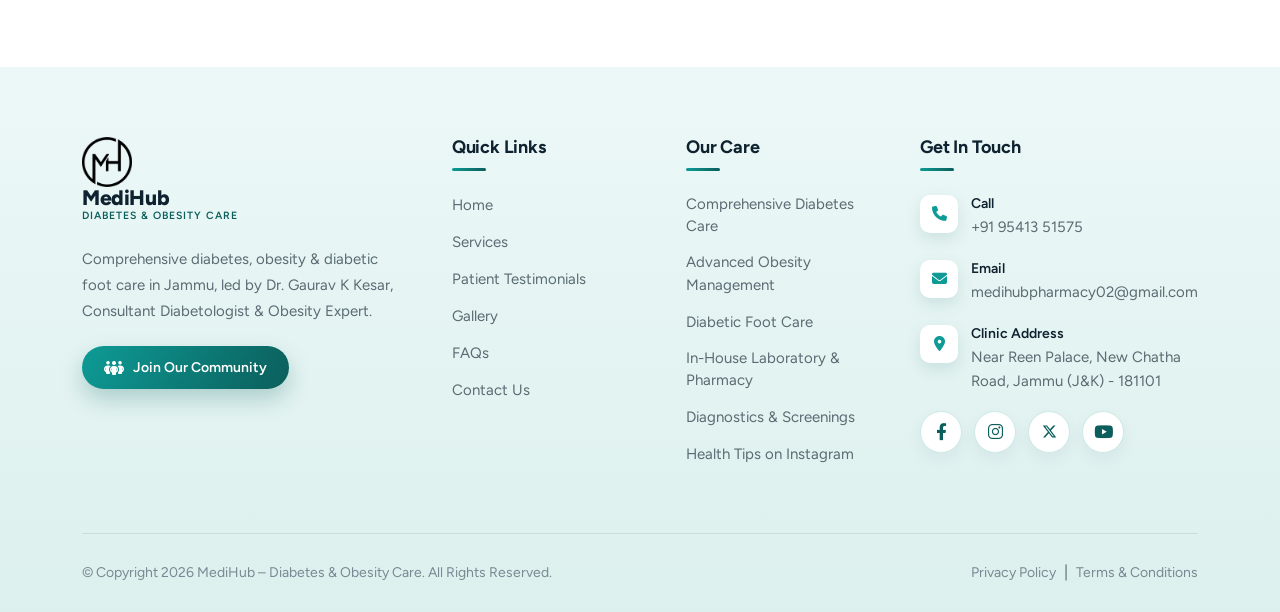
<file: testimonial.html>
<!DOCTYPE html>
<html lang="en">
<head>
    <meta charset="UTF-8">
    <meta name="viewport" content="width=device-width, initial-scale=1.0">
    <title>Parent Testimonials | MediHub – Diabetes &amp; Obesity Care</title>
    <meta name="description" content="Read what patients say about diabetes, obesity and diabetic foot care with Dr. Gaurav K Kesar at MediHub, Jammu.">

    <!--=====FAB ICON=======-->
    <link rel="icon" type="image/x-icon" href="assets/img/logo/medihub/favicon.ico">
    <link rel="icon" type="image/png" href="assets/img/logo/medihub/medihub-favicon.png">
    <link rel="apple-touch-icon" href="assets/img/logo/medihub/medihub-favicon.png">

    <!--===== CSS LINK =======-->
    <link rel="stylesheet" href="assets/css/plugins/bootstrap.min.css">
    <link rel="stylesheet" href="assets/css/plugins/aos.css">
    <link rel="stylesheet" href="assets/css/plugins/fontawesome.css">
    <link rel="stylesheet" href="assets/css/plugins/magnific-popup.css">
    <link rel="stylesheet" href="assets/css/plugins/owlcarousel.min.css">
    <link rel="stylesheet" href="assets/css/plugins/sidebar.css">
    <link rel="stylesheet" href="assets/css/plugins/slick-slider.css">
    <link rel="stylesheet" href="assets/css/plugins/nice-select.css">
    <link rel="stylesheet" href="assets/css/plugins/swiper-bundle.css">
    <link rel="stylesheet" href="assets/css/main.css">
    <link rel="stylesheet" href="assets/css/custom.css">

    <!--=====  JS SCRIPT LINK =======-->
    <script src="assets/js/plugins/jquery-3-7-1.min.js"></script>
</head>
<body class="homepage1-body">

<!--===== PRELOADER STARTS =======-->
<div class="cs_preloader">
  <div class="cs_preloader_in">
    <div class="cs_wave_first">
      <div class="mh-brand mh-brand--stack"><img loading="eager" decoding="async" src="assets/img/logo/medihub/medihub-mark.png" alt="MediHub" class="mh-brand__mark"><span class="mh-brand__name"><b>MediHub</b></span></div>
      <p style="text-align:center;font-size:14px;color:#0b5e5b;font-weight:600;letter-spacing:.2px;margin-top:14px;">by Dr. Gaurav K Kesar</p>

      <p style="text-align:center;font-size:18px;color:#4a585f;margin-top:10px;">
        Loading
        <span style="animation:dot 1.4s infinite; animation-delay:0s;">.</span>
        <span style="animation:dot 1.4s infinite; animation-delay:0.2s;">.</span>
        <span style="animation:dot 1.4s infinite; animation-delay:0.4s;">.</span>
      </p>
    </div>
  </div>
</div>
<!--===== PRELOADER ENDS =======-->

<!--===== PROGRESS STARTS=======-->
  <!--===== WHATSAPP BOOKING FLOAT =======-->
  <a class="mh-wa-float" href="https://api.whatsapp.com/send/?phone=%2B919541351575&text=Hello%21+I+would+like+to+book+an+appointment.&type=phone_number&app_absent=0" target="_blank" rel="noopener" aria-label="Book an appointment on WhatsApp">
    <i class="fa-brands fa-whatsapp"></i>
    <span class="mh-wa-float__label">Book Appointment</span>
  </a>
 <!--===== PROGRESS ENDS=======-->

<!--=====HEADER START=======-->
<header class="homepage4-body">
  <div id="vl-header-sticky" class="vl-header-area vl-transparent-header">
      <div class="container">
          <div class="row align-items-center row-bg1">
            <div class="col-lg-3 col-6">
              <div class="vl-logo">
                <a href="index.html" class="mh-brand"><img loading="eager" decoding="async" src="assets/img/logo/medihub/medihub-mark.png" alt="MediHub" class="mh-brand__mark"><span class="mh-brand__name"><b>MediHub</b><span>Diabetes &amp; Obesity Care</span></span></a>
              </div>
            </div>
            <div class="col-lg-7 d-none d-lg-block">
              <div class="vl-main-menu mh-nav text-center">
                <nav class="vl-mobile-menu-active">
                  <ul>
                    <li><a href="index.html">Home</a></li>
                    <li><a href="doctor-Gaurav-kumar.html">About</a></li>
                    <li><a href="services.html">Services</a></li>
                    <li><a href="gallery.html">Gallery</a></li>
                    <li class="active"><a href="testimonial.html">Testimonials</a></li>
                    <li><a href="faq.html">FAQs</a></li>
                    <li><a href="https://gkesar.exlyapp.com/blog" target="_blank" rel="noopener">Blogs</a></li>
                    <li><a href="contact.html">Contact</a></li>
                  </ul>
                </nav>
              </div>
            </div>
            <div class="col-lg-2 col-6">
              <div class="mh-header-cta d-none d-lg-flex">
                <a href="https://gkesar.exlyapp.com/checkout/17e59426-9357-4dd4-834e-ffbd6f62610a" target="_blank" rel="noopener" class="mh-nav-btn">
                  <i class="fa-solid fa-video"></i> Book Consultation
                </a>
              </div>
              <div class="vl-header-action-item d-block d-lg-none text-end">
                <button type="button" class="vl-offcanvas-toggle">
                  <i class="fa-solid fa-bars-staggered"></i>
                </button>
              </div>
            </div>
          </div>
        </div>
    </div>
  </header>
 <!--=====HEADER END =======-->

 <!--===== MOBILE HEADER STARTS =======-->
<div class="homepage4-body">
  <div class="vl-offcanvas">
    <div class="vl-offcanvas-wrapper">
        <div class="vl-offcanvas-header">
            <a href="index.html" class="vl-offcanvas-brand mh-brand"><img loading="eager" decoding="async" src="assets/img/logo/medihub/medihub-mark.png" alt="MediHub" class="mh-brand__mark"><span class="mh-brand__name"><b>MediHub</b><span>Diabetes &amp; Obesity Care</span></span></a>
            <button class="vl-offcanvas-close-toggle" aria-label="Close menu">
              <i class="fa-solid fa-xmark"></i>
            </button>
        </div>

        <div class="vl-offcanvas-menu d-lg-none">
            <nav></nav>
        </div>

        <div class="vl-offcanvas-cta">
            <a href="https://api.whatsapp.com/send/?phone=%2B919541351575&amp;text=Hello%21+I+would+like+to+book+an+appointment.&amp;type=phone_number&amp;app_absent=0" target="_blank" rel="noopener" class="moff-btn moff-btn--wa">
              <i class="fa-brands fa-whatsapp"></i> Book on WhatsApp
            </a>
            <a href="https://gkesar.exlyapp.com/checkout/17e59426-9357-4dd4-834e-ffbd6f62610a" target="_blank" rel="noopener" class="moff-btn moff-btn--video">
              <i class="fa-solid fa-video"></i> Video Consultation
            </a>
        </div>

        <div class="vl-offcanvas-contact">
            <a href="tel:+919541351575" class="moff-contact">
              <span class="moff-contact__ic"><i class="fa-solid fa-phone"></i></span>
              <span class="moff-contact__tx"><strong>Call us</strong>+91 95413 51575</span>
            </a>
            <a href="https://www.google.com/maps/place/Dr+Gaurav+Kumar+Kesar+Diabetologist+in+Karanbagh/@32.6719492,74.8334838,17z/data=!4m6!3m5!1s0x391e9bcaa68d5695:0x43d8a303984878a6!8m2!3d32.6719492!4d74.8334838" target="_blank" rel="noopener" class="moff-contact">
              <span class="moff-contact__ic"><i class="fa-solid fa-location-dot"></i></span>
              <span class="moff-contact__tx"><strong>Visit us</strong>Near Reen Palace, New Chatha Road, Jammu (J&K) - 181101</span>
            </a>
        </div>
        <div class="moff-social">
          <a href="https://www.facebook.com/profile.php?id=61580517194959" target="_blank" rel="noopener" aria-label="Facebook"><i class="fa-brands fa-facebook-f"></i></a>
          <a href="https://www.instagram.com/dr_gauravkesar?utm_source=qr" target="_blank" rel="noopener" aria-label="Instagram"><i class="fa-brands fa-instagram"></i></a>
          <a href="https://x.com/DrGauravkesar" target="_blank" rel="noopener" aria-label="X (Twitter)"><svg class="mh-x-icon" viewBox="0 0 24 24" width="1em" height="1em" fill="currentColor" aria-hidden="true"><path d="M18.244 2.25h3.308l-7.227 8.26 8.502 11.24H16.17l-5.214-6.817L4.99 21.75H1.68l7.73-8.835L1.254 2.25H8.08l4.713 6.231zm-1.161 17.52h1.833L7.084 4.126H5.117z"/></svg></a>
          <a href="https://www.youtube.com/@diabetes_obesity_care" target="_blank" rel="noopener" aria-label="YouTube"><i class="fa-brands fa-youtube"></i></a>
        </div>
    </div>
</div>
<div class="vl-offcanvas-overlay"></div>
</div>
<!--===== MOBILE HEADER ENDS =======-->

<!--===== HERO AREA STARTS =======-->
<div class="inner-header-section-area" style="background-image: url(assets/img/all-images/bg/bg5.avif); background-position: center; background-repeat: no-repeat; background-size: cover;">
  <div class="container">
    <div class="row align-items-center">
      <div class="col-lg-12">
        <div class="hero-header">
          <h1 class="text-anime-style-1">Patient Testimonials</h1>
          <div class="space28"></div>
          <a href="index.html" class="bradecrumb">Home <i class="fa-solid fa-angle-right"></i>Testimonials</a>
        </div>
      </div>
    </div>
  </div>
</div>
<!--===== HERO AREA ENDS =======-->

<!--===== TESTIMONIALS AREA STARTS =======-->
<div class="about4-section-area sp1 sec-w">
  <div class="container">
    <div class="row">
      <div class="col-lg-8 m-auto">
        <div class="heading4 text-center space-margin60" data-aos="fade-up">
          <h5 class="vl-section-subtitle">Testimonials <svg xmlns="http://www.w3.org/2000/svg" width="13" height="8" viewBox="0 0 13 8" fill="none"><path d="M0.667969 4.00033H11.049M8.00137 7.33366L11.3346 4.00033L8.0013 0.666992" stroke="#0e9b96" stroke-width="1.5"/></svg></h5>
          <div class="space24"></div>
          <h2 class="vl-section-title text-anime-style-3">What Our Patients Say</h2>
        </div>
      </div>
    </div>

    <div class="row">

      <div class="col-lg-4 col-md-6" style="margin-bottom:30px;" data-aos="fade-up" data-aos-duration="450" data-aos-delay="0">
        <div style="position:relative;background:#fff;border:1px solid #eef2f7;border-radius:18px;padding:30px 28px;box-shadow:0 12px 30px rgba(13,38,76,.05);height:100%;">
          <i class="fa-solid fa-quote-right cnsc-quote"></i>
          <div style="color:#f5b301;margin-bottom:14px;font-size:15px;"><i class="fa-solid fa-star"></i><i class="fa-solid fa-star"></i><i class="fa-solid fa-star"></i><i class="fa-solid fa-star"></i><i class="fa-solid fa-star"></i></div>
          <p style="color:#5a6b73;line-height:1.7;margin:0 0 18px;position:relative;z-index:1;">"The treatment and lifestyle guidance here completely changed my health. My HbA1c levels are now well under control, and I feel much more energetic every day."</p>
          <strong style="color:#0f2230;">Verified Diabetes Patient</strong>
        </div>
      </div>

      <div class="col-lg-4 col-md-6" style="margin-bottom:30px;" data-aos="fade-up" data-aos-duration="450" data-aos-delay="60">
        <div style="position:relative;background:#fff;border:1px solid #eef2f7;border-radius:18px;padding:30px 28px;box-shadow:0 12px 30px rgba(13,38,76,.05);height:100%;">
          <i class="fa-solid fa-quote-right cnsc-quote"></i>
          <div style="color:#f5b301;margin-bottom:14px;font-size:15px;"><i class="fa-solid fa-star"></i><i class="fa-solid fa-star"></i><i class="fa-solid fa-star"></i><i class="fa-solid fa-star"></i><i class="fa-solid fa-star"></i></div>
          <p style="color:#5a6b73;line-height:1.7;margin:0 0 18px;position:relative;z-index:1;">"Highly professional care for weight management. The body composition analysis (BMC test) and personalized diet plan helped me lose weight safely and effectively."</p>
          <strong style="color:#0f2230;">Verified Obesity Patient</strong>
        </div>
      </div>

      <div class="col-lg-4 col-md-6" style="margin-bottom:30px;" data-aos="fade-up" data-aos-duration="450" data-aos-delay="120">
        <div style="position:relative;background:#fff;border:1px solid #eef2f7;border-radius:18px;padding:30px 28px;box-shadow:0 12px 30px rgba(13,38,76,.05);height:100%;">
          <i class="fa-solid fa-quote-right cnsc-quote"></i>
          <div style="color:#f5b301;margin-bottom:14px;font-size:15px;"><i class="fa-solid fa-star"></i><i class="fa-solid fa-star"></i><i class="fa-solid fa-star"></i><i class="fa-solid fa-star"></i><i class="fa-solid fa-star"></i></div>
          <p style="color:#5a6b73;line-height:1.7;margin:0 0 18px;position:relative;z-index:1;">"Excellent diagnostic support and clinic management. Getting our laboratory tests, ECG, and pharmacy needs handled under one roof saved us so much time."</p>
          <strong style="color:#0f2230;">Patient's Family Member</strong>
        </div>
      </div>

      <div class="col-lg-4 col-md-6" style="margin-bottom:30px;" data-aos="fade-up" data-aos-duration="450" data-aos-delay="0">
        <div style="position:relative;background:#fff;border:1px solid #eef2f7;border-radius:18px;padding:30px 28px;box-shadow:0 12px 30px rgba(13,38,76,.05);height:100%;">
          <i class="fa-solid fa-quote-right cnsc-quote"></i>
          <div style="color:#f5b301;margin-bottom:14px;font-size:15px;"><i class="fa-solid fa-star"></i><i class="fa-solid fa-star"></i><i class="fa-solid fa-star"></i><i class="fa-solid fa-star"></i><i class="fa-solid fa-star"></i></div>
          <p style="color:#5a6b73;line-height:1.7;margin:0 0 18px;position:relative;z-index:1;">"I saw visible results within two months of following my plan. They truly care about every patient's journey — highly recommend."</p>
          <strong style="color:#0f2230;">Deepa Sharma</strong>
        </div>
      </div>

      <div class="col-lg-4 col-md-6" style="margin-bottom:30px;" data-aos="fade-up" data-aos-duration="450" data-aos-delay="60">
        <div style="position:relative;background:#fff;border:1px solid #eef2f7;border-radius:18px;padding:30px 28px;box-shadow:0 12px 30px rgba(13,38,76,.05);height:100%;">
          <i class="fa-solid fa-quote-right cnsc-quote"></i>
          <div style="color:#f5b301;margin-bottom:14px;font-size:15px;"><i class="fa-solid fa-star"></i><i class="fa-solid fa-star"></i><i class="fa-solid fa-star"></i><i class="fa-solid fa-star"></i><i class="fa-solid fa-star"></i></div>
          <p style="color:#5a6b73;line-height:1.7;margin:0 0 18px;position:relative;z-index:1;">"Dr. Kesar explained my diabetes and foot care in simple words. The neuropathy screening caught a problem early and saved me a lot of trouble."</p>
          <strong style="color:#0f2230;">Verified Diabetic Foot Patient</strong>
        </div>
      </div>

      <div class="col-lg-4 col-md-6" style="margin-bottom:30px;" data-aos="fade-up" data-aos-duration="450" data-aos-delay="120">
        <div style="position:relative;background:#fff;border:1px solid #eef2f7;border-radius:18px;padding:30px 28px;box-shadow:0 12px 30px rgba(13,38,76,.05);height:100%;">
          <i class="fa-solid fa-quote-right cnsc-quote"></i>
          <div style="color:#f5b301;margin-bottom:14px;font-size:15px;"><i class="fa-solid fa-star"></i><i class="fa-solid fa-star"></i><i class="fa-solid fa-star"></i><i class="fa-solid fa-star"></i><i class="fa-solid fa-star"></i></div>
          <p style="color:#5a6b73;line-height:1.7;margin:0 0 18px;position:relative;z-index:1;">"After years of struggling with my sugar levels, I finally feel in control. Patient, thorough, and always available to answer questions."</p>
          <strong style="color:#0f2230;">Verified Type 2 Diabetes Patient</strong>
        </div>
      </div>

      <div class="col-lg-4 col-md-6" style="margin-bottom:30px;" data-aos="fade-up" data-aos-duration="450" data-aos-delay="0">
        <div style="position:relative;background:#fff;border:1px solid #eef2f7;border-radius:18px;padding:30px 28px;box-shadow:0 12px 30px rgba(13,38,76,.05);height:100%;">
          <i class="fa-solid fa-quote-right cnsc-quote"></i>
          <div style="color:#f5b301;margin-bottom:14px;font-size:15px;"><i class="fa-solid fa-star"></i><i class="fa-solid fa-star"></i><i class="fa-solid fa-star"></i><i class="fa-solid fa-star"></i><i class="fa-solid fa-star"></i></div>
          <p style="color:#5a6b73;line-height:1.7;margin:0 0 18px;position:relative;z-index:1;">"The diet chart was practical and easy to follow. I lost weight steadily without any crash dieting or starvation."</p>
          <strong style="color:#0f2230;">Verified Weight-Wellness Patient</strong>
        </div>
      </div>

      <div class="col-lg-4 col-md-6" style="margin-bottom:30px;" data-aos="fade-up" data-aos-duration="450" data-aos-delay="60">
        <div style="position:relative;background:#fff;border:1px solid #eef2f7;border-radius:18px;padding:30px 28px;box-shadow:0 12px 30px rgba(13,38,76,.05);height:100%;">
          <i class="fa-solid fa-quote-right cnsc-quote"></i>
          <div style="color:#f5b301;margin-bottom:14px;font-size:15px;"><i class="fa-solid fa-star"></i><i class="fa-solid fa-star"></i><i class="fa-solid fa-star"></i><i class="fa-solid fa-star"></i><i class="fa-solid fa-star"></i></div>
          <p style="color:#5a6b73;line-height:1.7;margin:0 0 18px;position:relative;z-index:1;">"The online consultation at 4 PM is so convenient — I get my reports reviewed without travelling all the way to the clinic."</p>
          <strong style="color:#0f2230;">Verified Online Consultation Patient</strong>
        </div>
      </div>

      <div class="col-lg-4 col-md-6" style="margin-bottom:30px;" data-aos="fade-up" data-aos-duration="450" data-aos-delay="120">
        <div style="position:relative;background:#fff;border:1px solid #eef2f7;border-radius:18px;padding:30px 28px;box-shadow:0 12px 30px rgba(13,38,76,.05);height:100%;">
          <i class="fa-solid fa-quote-right cnsc-quote"></i>
          <div style="color:#f5b301;margin-bottom:14px;font-size:15px;"><i class="fa-solid fa-star"></i><i class="fa-solid fa-star"></i><i class="fa-solid fa-star"></i><i class="fa-solid fa-star"></i><i class="fa-solid fa-star"></i></div>
          <p style="color:#5a6b73;line-height:1.7;margin:0 0 18px;position:relative;z-index:1;">"The whole family now gets screened here. Professional, caring, and always on time. Truly the complete healthcare experience."</p>
          <strong style="color:#0f2230;">Verified Patient</strong>
        </div>
      </div>

    </div>
  </div>
</div>
<!--===== TESTIMONIALS AREA ENDS =======-->

<!--===== FOOTER AREA STARTS =======-->
<footer class="cnsc-footer">
  <div class="container">

    <!-- COLUMNS -->
    <div class="cnsc-footer__grid">

      <!-- Brand -->
      <div class="cnsc-footer__brand">
        <a href="index.html" class="mh-brand cnsc-footer__logo"><img loading="eager" decoding="async" src="assets/img/logo/medihub/medihub-mark.png" alt="MediHub" class="mh-brand__mark"><span class="mh-brand__name"><b>MediHub</b><span>Diabetes &amp; Obesity Care</span></span></a>
        <p>Comprehensive diabetes, obesity &amp; diabetic foot care in Jammu, led by Dr. Gaurav K Kesar, Consultant Diabetologist &amp; Obesity Expert.</p>
        <a class="cnsc-footer__join" href="https://gkesar.exlyapp.com/checkout/5d903660-720f-4704-bcb5-bd7d083753ff"
            target="_blank" rel="noopener">
            <i class="fa-solid fa-people-group"></i> Join Our Community
          </a>
      </div>

      <!-- Quick Links -->
      <div class="cnsc-footer__col">
        <h4>Quick Links</h4>
        <ul>
          <li><a href="index.html">Home</a></li>
          <li><a href="services.html">Services</a></li>
          <li><a href="testimonial.html">Patient Testimonials</a></li>
          <li><a href="gallery.html">Gallery</a></li>
          <li><a href="faq.html">FAQs</a></li>
          <li><a href="contact.html">Contact Us</a></li>
        </ul>
      </div>

      <!-- Our Care -->
      <div class="cnsc-footer__col">
        <h4>Our Care</h4>
        <ul>
          <li><a href="services.html">Comprehensive Diabetes Care</a></li>
          <li><a href="services.html">Advanced Obesity Management</a></li>
          <li><a href="services.html">Diabetic Foot Care</a></li>
          <li><a href="services.html">In-House Laboratory &amp; Pharmacy</a></li>
          <li><a href="services.html">Diagnostics &amp; Screenings</a></li>
          <li><a href="https://www.instagram.com/dr_gauravkesar?utm_source=qr" target="_blank" rel="noopener">Health Tips on Instagram</a></li>
        </ul>
      </div>

      <!-- Contact -->
      <div class="cnsc-footer__col cnsc-footer__contact">
        <h4>Get In Touch</h4>
        <ul>
          <li>
            <span class="ci-ic"><i class="fa-solid fa-phone"></i></span>
            <span class="ci-tx"><strong>Call</strong><a href="tel:+919541351575">+91 95413 51575</a></span>
          </li>
          <li>
              <span class="ci-ic"><i class="fa-solid fa-envelope"></i></span>
              <span class="ci-tx"><strong>Email</strong><a href="mailto:medihubpharmacy02@gmail.com">medihubpharmacy02@gmail.com</a></span>
            </li>
          <li>
            <span class="ci-ic"><i class="fa-solid fa-location-dot"></i></span>
            <span class="ci-tx"><strong>Clinic Address</strong><a href="https://www.google.com/maps/place/Dr+Gaurav+Kumar+Kesar+Diabetologist+in+Karanbagh/@32.6719492,74.8334838,17z/data=!4m6!3m5!1s0x391e9bcaa68d5695:0x43d8a303984878a6!8m2!3d32.6719492!4d74.8334838" target="_blank" rel="noopener">Near Reen Palace, New Chatha Road, Jammu (J&K) - 181101</a></span>
          </li>
        </ul>
          <div class="cnsc-footer__social">
            <a href="https://www.facebook.com/profile.php?id=61580517194959" target="_blank" rel="noopener" aria-label="Facebook"><i class="fa-brands fa-facebook-f"></i></a>
            <a href="https://www.instagram.com/dr_gauravkesar?utm_source=qr" target="_blank" rel="noopener" aria-label="Instagram"><i class="fa-brands fa-instagram"></i></a>
            <a href="https://x.com/DrGauravkesar" target="_blank" rel="noopener" aria-label="X (Twitter)"><svg class="mh-x-icon" viewBox="0 0 24 24" width="1em" height="1em" fill="currentColor" aria-hidden="true"><path d="M18.244 2.25h3.308l-7.227 8.26 8.502 11.24H16.17l-5.214-6.817L4.99 21.75H1.68l7.73-8.835L1.254 2.25H8.08l4.713 6.231zm-1.161 17.52h1.833L7.084 4.126H5.117z"/></svg></a>
            <a href="https://www.youtube.com/@diabetes_obesity_care" target="_blank" rel="noopener" aria-label="YouTube"><i class="fa-brands fa-youtube"></i></a>
          </div>
      </div>

    </div>

    <!-- BOTTOM BAR -->
    <div class="cnsc-footer__bottom">
      <p>&copy; Copyright 2026 MediHub – Diabetes &amp; Obesity Care. All Rights Reserved.</p>
      <ul>
        <li><a href="#">Privacy Policy</a></li>
        <li><span>|</span></li>
        <li><a href="#">Terms &amp; Conditions</a></li>
      </ul>
    </div>

  </div>
</footer>
<!--===== FOOTER AREA ENDS =======-->

<!--===== JS SCRIPT LINK =======-->
<script src="assets/js/plugins/bootstrap.min.js"></script>
<script src="assets/js/plugins/fontawesome.js"></script>
<script src="assets/js/plugins/aos.js"></script>
<script src="assets/js/plugins/counter.js"></script>
<script src="assets/js/plugins/gsap.min.js"></script>
<script src="assets/js/plugins/ScrollTrigger.min.js"></script>
<script src="assets/js/plugins/Splitetext.js"></script>
<script src="assets/js/plugins/SmoothScroll.js"></script>
<script src="assets/js/plugins/sidebar.js"></script>
<script src="assets/js/plugins/magnific-popup.js"></script>
<script src="assets/js/plugins/mobilemenu.js"></script>
<script src="assets/js/plugins/owlcarousel.min.js"></script>
<script src="assets/js/plugins/nice-select.js"></script>
<script src="assets/js/plugins/waypoints.js"></script>
<script src="assets/js/plugins/slick-slider.js"></script>
<script src="assets/js/plugins/circle-progress.js"></script>
<script src="assets/js/plugins/swiper.js"></script>
<script src="assets/js/main.js"></script>

</body>
</html>
</file>
<file: assets/css/plugins/nice-select.css>
.nice-select {
    -webkit-tap-highlight-color: transparent;
    background-color: #fff;
    border-radius: 5px;
    border: solid 1px #e8e8e8;
    box-sizing: border-box;
    clear: both;
    cursor: pointer;
    display: block;
    float: left;
    font-family: inherit;
    font-size: 14px;
    font-weight: normal;
    height: 42px;
    line-height: 40px;
    outline: none;
    padding-left: 18px;
    padding-right: 30px;
    position: relative;
    text-align: left !important;
    -webkit-transition: all 0.2s ease-in-out;
    transition: all 0.2s ease-in-out;
    -webkit-user-select: none;
       -moz-user-select: none;
        -ms-user-select: none;
            user-select: none;
    white-space: nowrap;
    width: auto; }
    .nice-select:hover {
      border-color: #dbdbdb; }
    .nice-select:active, .nice-select.open, .nice-select:focus {
      border-color: #999; }
    .nice-select:after {
      border-bottom: 2px solid #999;
      border-right: 2px solid #999;
      content: '';
      display: block;
      height: 5px;
      margin-top: -4px;
      pointer-events: none;
      position: absolute;
      right: 12px;
      top: 50%;
      -webkit-transform-origin: 66% 66%;
          -ms-transform-origin: 66% 66%;
              transform-origin: 66% 66%;
      -webkit-transform: rotate(45deg);
          -ms-transform: rotate(45deg);
              transform: rotate(45deg);
      -webkit-transition: all 0.15s ease-in-out;
      transition: all 0.15s ease-in-out;
      width: 5px; }
    .nice-select.open:after {
      -webkit-transform: rotate(-135deg);
          -ms-transform: rotate(-135deg);
              transform: rotate(-135deg); }
    .nice-select.open .list {
      opacity: 1;
      pointer-events: auto;
      -webkit-transform: scale(1) translateY(0);
          -ms-transform: scale(1) translateY(0);
              transform: scale(1) translateY(0); }
    .nice-select.disabled {
      border-color: #ededed;
      color: #999;
      pointer-events: none; }
      .nice-select.disabled:after {
        border-color: #cccccc; }
    .nice-select.wide {
      width: 100%; }
      .nice-select.wide .list {
        left: 0 !important;
        right: 0 !important; }
    .nice-select.right {
      float: right; }
      .nice-select.right .list {
        left: auto;
        right: 0; }
    .nice-select.small {
      font-size: 12px;
      height: 36px;
      line-height: 34px; }
      .nice-select.small:after {
        height: 4px;
        width: 4px; }
      .nice-select.small .option {
        line-height: 34px;
        min-height: 34px; }
    .nice-select .list {
      background-color: #fff;
      border-radius: 5px;
      box-shadow: 0 0 0 1px rgba(68, 68, 68, 0.11);
      box-sizing: border-box;
      margin-top: 4px;
      opacity: 0;
      overflow: hidden;
      padding: 0;
      pointer-events: none;
      position: absolute;
      top: 100%;
      left: 0;
      -webkit-transform-origin: 50% 0;
          -ms-transform-origin: 50% 0;
              transform-origin: 50% 0;
      -webkit-transform: scale(0.75) translateY(-21px);
          -ms-transform: scale(0.75) translateY(-21px);
              transform: scale(0.75) translateY(-21px);
      -webkit-transition: all 0.2s cubic-bezier(0.5, 0, 0, 1.25), opacity 0.15s ease-out;
      transition: all 0.2s cubic-bezier(0.5, 0, 0, 1.25), opacity 0.15s ease-out;
      z-index: 9; }
      .nice-select .list:hover .option:not(:hover) {
        background-color: transparent !important; }
    .nice-select .option {
      cursor: pointer;
      font-weight: 400;
      line-height: 40px;
      list-style: none;
      min-height: 40px;
      outline: none;
      padding-left: 18px;
      padding-right: 29px;
      text-align: left;
      -webkit-transition: all 0.2s;
      transition: all 0.2s; }
      .nice-select .option:hover, .nice-select .option.focus, .nice-select .option.selected.focus {
        background-color: #f6f6f6; }
      .nice-select .option.selected {
        font-weight: bold; }
      .nice-select .option.disabled {
        background-color: transparent;
        color: #999;
        cursor: default; }
  
  .no-csspointerevents .nice-select .list {
    display: none; }
  
  .no-csspointerevents .nice-select.open .list {
    display: block; }
</file>
<file: assets/css/plugins/owlcarousel.min.css>
blog/**
 * Owl Carousel v2.3.4
 * Copyright 2013-2018 David Deutsch
 * Licensed under: SEE LICENSE IN https://github.com/OwlCarousel2/OwlCarousel2/blob/master/LICENSE
 */
 .owl-carousel,.owl-carousel .owl-item{-webkit-tap-highlight-color:transparent;position:relative}.owl-carousel{display:none;width:100%;z-index:1}.owl-carousel .owl-stage{position:relative;-ms-touch-action:pan-Y;touch-action:manipulation;-moz-backface-visibility:hidden}.owl-carousel .owl-stage:after{content:".";display:block;clear:both;visibility:hidden;line-height:0;height:0}.owl-carousel .owl-stage-outer{position:relative;overflow:hidden;-webkit-transform:translate3d(0,0,0)}.owl-carousel .owl-item,.owl-carousel .owl-wrapper{-webkit-backface-visibility:hidden;-moz-backface-visibility:hidden;-ms-backface-visibility:hidden;-webkit-transform:translate3d(0,0,0);-moz-transform:translate3d(0,0,0);-ms-transform:translate3d(0,0,0)}.owl-carousel .owl-item{min-height:1px;float:left;-webkit-backface-visibility:hidden;-webkit-touch-callout:none}.owl-carousel .owl-item img{display:block;width:100%}.owl-carousel .owl-dots.disabled,.owl-carousel .owl-nav.disabled{display:none}.no-js .owl-carousel,.owl-carousel.owl-loaded{display:block}.owl-carousel .owl-dot,.owl-carousel .owl-nav .owl-next,.owl-carousel .owl-nav .owl-prev{cursor:pointer;-webkit-user-select:none;-khtml-user-select:none;-moz-user-select:none;-ms-user-select:none;user-select:none}.owl-carousel .owl-nav button.owl-next,.owl-carousel .owl-nav button.owl-prev,.owl-carousel button.owl-dot{background:0 0;color:inherit;border:none;padding:0!important;font:inherit}.owl-carousel.owl-loading{opacity:0;display:block}.owl-carousel.owl-hidden{opacity:0}.owl-carousel.owl-refresh .owl-item{visibility:hidden}.owl-carousel.owl-drag .owl-item{-ms-touch-action:pan-y;touch-action:pan-y;-webkit-user-select:none;-moz-user-select:none;-ms-user-select:none;user-select:none}.owl-carousel.owl-grab{cursor:move;cursor:grab}.owl-carousel.owl-rtl{direction:rtl}.owl-carousel.owl-rtl .owl-item{float:right}.owl-carousel .animated{animation-duration:1s;animation-fill-mode:both}.owl-carousel .owl-animated-in{z-index:0}.owl-carousel .owl-animated-out{z-index:1}.owl-carousel .fadeOut{animation-name:fadeOut}@keyframes fadeOut{0%{opacity:1}100%{opacity:0}}.owl-height{transition:height .5s ease-in-out}.owl-carousel .owl-item .owl-lazy{opacity:0;transition:opacity .4s ease}.owl-carousel .owl-item .owl-lazy:not([src]),.owl-carousel .owl-item .owl-lazy[src^=""]{max-height:0}.owl-carousel .owl-item img.owl-lazy{transform-style:preserve-3d}.owl-carousel .owl-video-wrapper{position:relative;height:100%;background:#000}.owl-carousel .owl-video-play-icon{position:absolute;height:80px;width:80px;left:50%;top:50%;margin-left:-40px;margin-top:-40px;background:url(owl.video.play.png) no-repeat;cursor:pointer;z-index:1;-webkit-backface-visibility:hidden;transition:transform .1s ease}.owl-carousel .owl-video-play-icon:hover{-ms-transform:scale(1.3,1.3);transform:scale(1.3,1.3)}.owl-carousel .owl-video-playing .owl-video-play-icon,.owl-carousel .owl-video-playing .owl-video-tn{display:none}.owl-carousel .owl-video-tn{opacity:0;height:100%;background-position:center center;background-repeat:no-repeat;background-size:contain;transition:opacity .4s ease}.owl-carousel .owl-video-frame{position:relative;z-index:1;height:100%;width:100%}
</file>
<file: assets/css/plugins/sidebar.css>
/*!
* metismenu https://github.com/onokumus/metismenu#readme
* A jQuery menu plugin
* @version 3.0.6
* @author Osman Nuri Okumus <onokumus@gmail.com> (https://github.com/onokumus)
* @license: MIT 
*/

.metismenu .arrow {
  float: right;
  line-height: 1.42857;
}

*[dir="rtl"] .metismenu .arrow {
  float: left;
}

/*
   * Require Bootstrap 3.x
   * https://github.com/twbs/bootstrap
  */

.metismenu .glyphicon.arrow:before {
  content: "\e079";
}

.metismenu .mm-active>a>.glyphicon.arrow:before {
  content: "\e114";
}

/*
   * Require Font-Awesome
   * http://fortawesome.github.io/Font-Awesome/
  */

.metismenu .fa.arrow:before {
  content: "\f104";
}

.metismenu .mm-active>a>.fa.arrow:before {
  content: "\f107";
}

/*
   * Require Ionicons
   * http://ionicons.com/
  */

.metismenu .ion.arrow:before {
  content: "\f3d2"
}

.metismenu .mm-active>a>.ion.arrow:before {
  content: "\f3d0";
}

.metismenu .plus-times {
  float: right;
}

*[dir="rtl"] .metismenu .plus-times {
  float: left;
}

.metismenu .fa.plus-times:before {
  content: "\f067";
}

.metismenu .mm-active>a>.fa.plus-times {
  transform: rotate(45deg);
}

.metismenu .plus-minus {
  float: right;
}

*[dir="rtl"] .metismenu .plus-minus {
  float: left;
}

.metismenu .fa.plus-minus:before {
  content: "\f067";
}

.metismenu .mm-active>a>.fa.plus-minus:before {
  content: "\f068";
}

.metismenu .mm-collapse:not(.mm-show) {
  display: none;
}

.metismenu .mm-collapsing {
  position: relative;
  height: 0;
  overflow: hidden;
  transition-timing-function: ease;
  transition-duration: .35s;
  transition-property: height, visibility;
}

.metismenu .has-arrow {
  position: relative;
}

.metismenu .has-arrow::after {
  position: absolute;
  content: '';
  width: .5em;
  height: .5em;
  border-width: 1px 0 0 1px;
  border-style: solid;
  border-color: currentColor;
  border-color: initial;
  right: 1em;
  transform: rotate(-45deg) translate(0, -50%);
  transform-origin: top;
  top: 50%;
  transition: all .3s ease-out;
}

*[dir="rtl"] .metismenu .has-arrow::after {
  right: auto;
  left: 1em;
  transform: rotate(135deg) translate(0, -50%);
}

.metismenu .mm-active>.has-arrow::after, .metismenu .has-arrow[aria-expanded="true"]::after {
  transform: rotate(-135deg) translate(0, -50%);
}

*[dir="rtl"] .metismenu .mm-active>.has-arrow::after, *[dir="rtl"] .metismenu .has-arrow[aria-expanded="true"]::after {
  transform: rotate(225deg) translate(0, -50%);
}

/* custom code */

.hamburger-menu {
  display: inline-block;
}

.hamburger-menu a {
  display: inline-block;
}

.body-overlay {
  background-color: #000000;
  height: 950px;
  width: 100%;
  position: fixed;
  top: 0;
  z-index: 1010;
  left: 0;
  opacity: 0;
  visibility: hidden;
  transition: all 0.3s linear 0s;
  transition: all 600ms ease;
  -webkit-transition: all 600ms ease;
  -moz-transition: all 600ms ease;
  -ms-transition: all 600ms ease;
  -o-transition: all 600ms ease;
}

.body-overlay.active {
  opacity: .5;
  visibility: visible;
}

.side-mobile-menu ul li a {
  padding: 13px 0;
  display: block;
  border-bottom: 1px solid rgba(0, 0, 0, 0.05);
  font-size: 14px;
  color: #000;
  font-weight: 600;
  text-transform: uppercase;
  position: relative;
}

.side-mobile-menu ul li a[aria-expanded="true"] {
  color: var(--color-primary);
}

.side-mobile-menu ul li a:hover {
  color: var(--color-primary);
  padding-left: 5px;
}

.side-mobile-menu ul li ul li:hover>a {
  color: var(--color-primary);
  padding-left: 20px;
}

.side-mobile-menu ul li ul li:hover>a::before {
  background: var(--color-primary);
  border-color: var(--color-primary) !important;
}

.slide-bar.style-2 .side-mobile-menu ul li a[aria-expanded="true"],
.slide-bar.style-2 .side-mobile-menu ul li a:hover,
.slide-bar.style-2 .side-mobile-menu ul li ul li:hover>a {
  color: #2962FF;
}
.slide-bar.style-2 .side-mobile-menu ul li ul li:hover>a::before {
  background: #2962FF;
  border-color: #2962FF !important;
}





.side-mobile-menu ul {
  list-style: none;
  margin: 0;
  padding: 0;
}


.slide-bar {
    position: fixed;
    overflow-y: auto;
    top: 0;
    right: -860px;
    right: -860px;
    max-width: 830px;
    padding: 50px 50px;
    height: 900px;
    display: block;
    background-color: var(--color-white);
    z-index: 1020;
transition-duration: 500ms;
background-color: #fff;
}


.side-mobile-menu {
    display: none;
}
.slide-bar.show {
  right: 0;
}

.side-mobile-menu ul li ul li {
  padding-left: 15px;
}

.side-mobile-menu ul li ul li a {
  position: relative;
  padding-left: 15px;
  text-transform: capitalize;
  font-size: 16px;
}

.side-mobile-menu ul li.dropdown>a::after {
  position: absolute;
  content: "";
  width: 8px;
  height: 8px;
  border-width: 0 2px 2px 0;
  border-style: solid;
  border-color: initial;
  right: 16px;
  top: 50%;
  -webkit-transform: rotate(-45deg) translateY(-50%);
  -webkit-transform-origin: top;
  transform-origin: top;
  transition: all 0.3s ease-out;
  transform: rotate(-45deg) translateY(-50%);
  -moz-transform: rotate(-45deg) translateY(-50%);
  -ms-transform: rotate(-45deg) translateY(-50%);
  -o-transform: rotate(-45deg) translateY(-50%);
}

.side-mobile-menu ul li.dropdown a[aria-expanded="true"]::after {
  -webkit-transform: rotate(-135deg) translateY(-50%);
  transform: rotate(45deg) translateY(-50%);
}

.side-mobile-menu ul li ul li a::before {
  content: "";
  width: 8px;
  height: 8px;
  position: absolute;
  left: 0;
  top: 50%;
  transform: translateY(-50%);
  border: 2px solid #101a23;
  border-radius: 50%;
}

.side-mobile-menu ul li ul li a {
  text-transform: capitalize;
  font-size: 15px;
}

.close-mobile-menu a {
  color: #fff;
  position: relative;
  z-index: 2;
  font-size: 16px;
  left: 0;
  display: block;
}


.close-mobile-menu {
  position: absolute;
  top: 0;
  right: 0;
  text-align: center;
  line-height: 40px;
  transition: .3s;
  -webkit-transition: .3s;
  -moz-transition: .3s;
  -ms-transition: .3s;
  -o-transition: .3s;
}

.slide-bar .tx-close {
    background: rgba(150,144,162,.08);
    width: 54px;
    height: 54px;
    border-width: 18px;
}
.slide-bar .tx-close::before, .slide-bar .tx-close::after {
    background-color: #000;
}


.header-mobile-search input {
  width: 100%;
  height: 50px;
  background-color: #fff;
  padding: 0 18px;
  padding-right: 40px;
  font-size: 14px;
  border: 1px solid #ececec;
  transition: .3s;
  -webkit-transition: .3s;
  -moz-transition: .3s;
  -ms-transition: .3s;
  -o-transition: .3s;
  border-radius: 3px;
}

.header-mobile-search input:focus {
  border-color: var(--color-primary);
}

.header-mobile-search {
  margin-bottom: 15px;
  position: relative;
  display: block;
}

.header-mobile-search button {
  position: absolute;
  width: 50px;
  height: 100%;
  right: 0;
  line-height: 100%;
  padding: 0;
  border: none;
  background-color: initial;
  background-image: none;
  color: #3a505f;
  top: 0;
  cursor: pointer;
}
</file>
